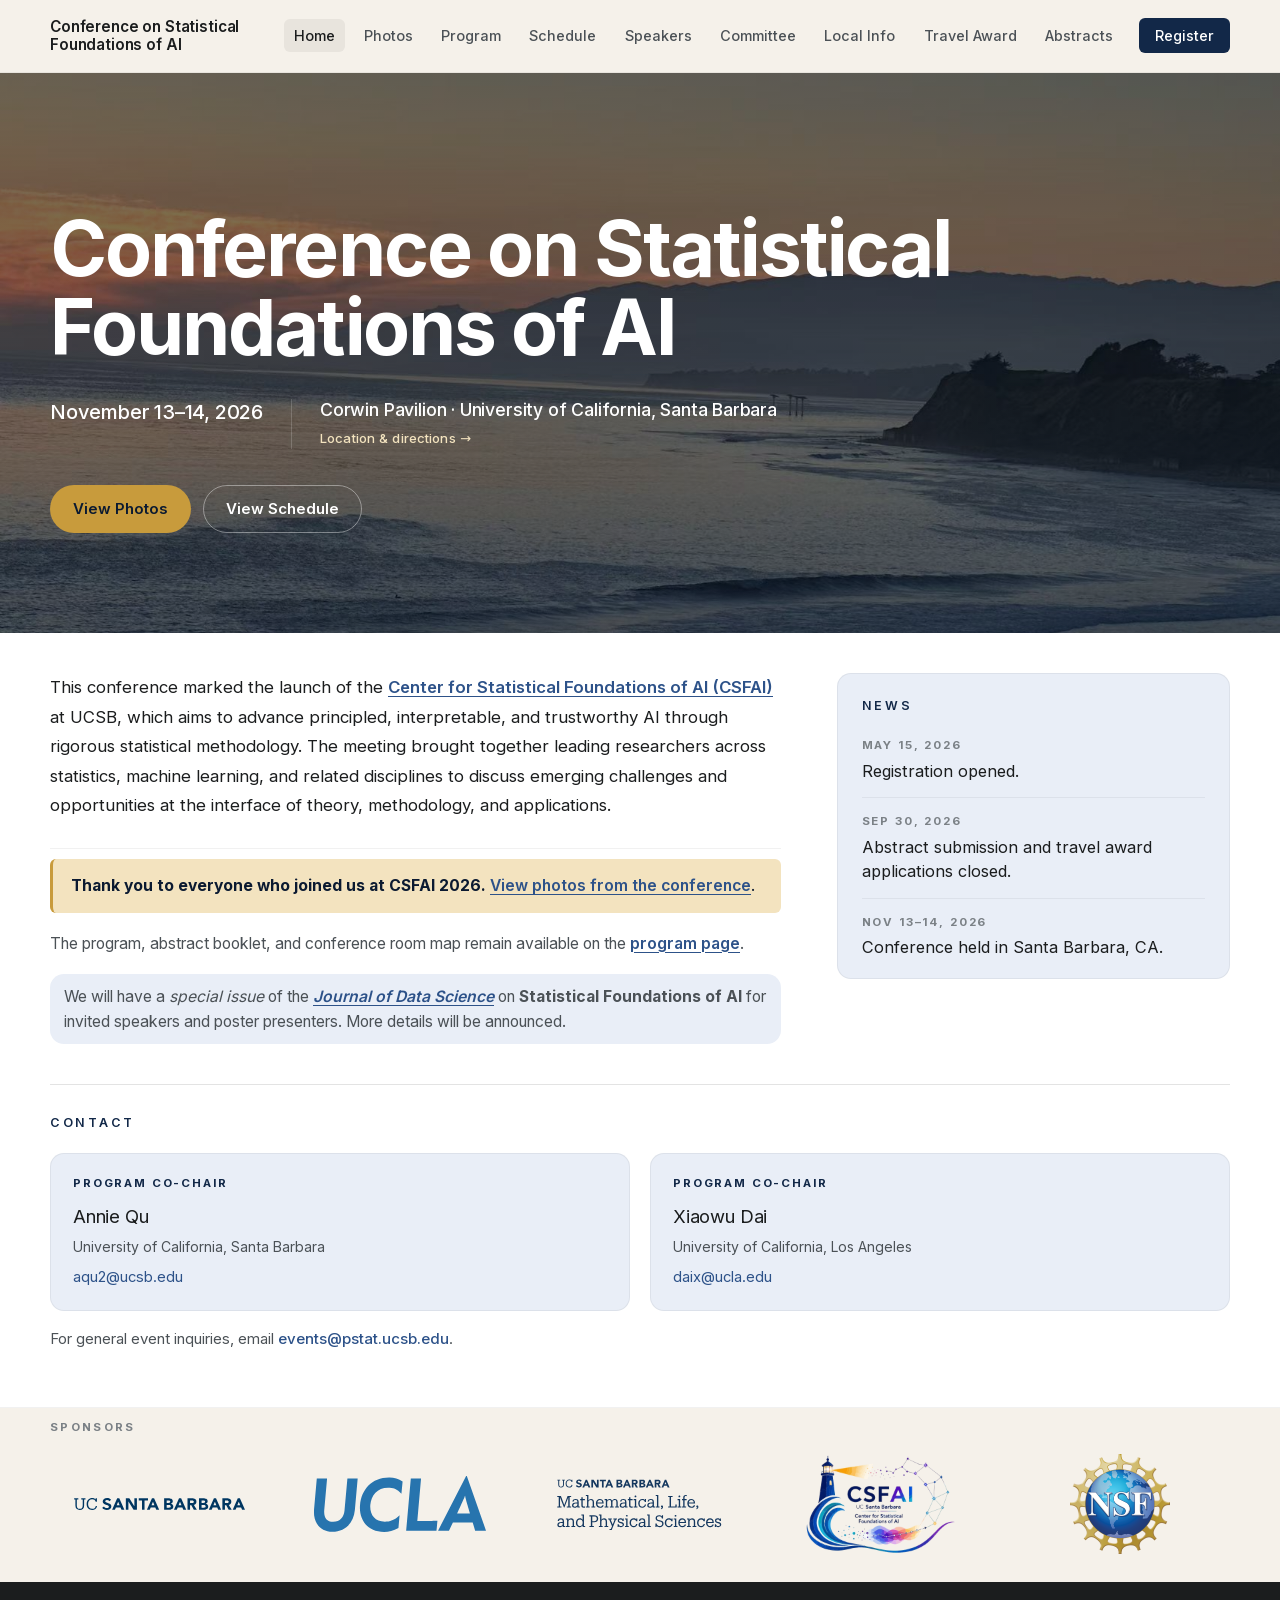
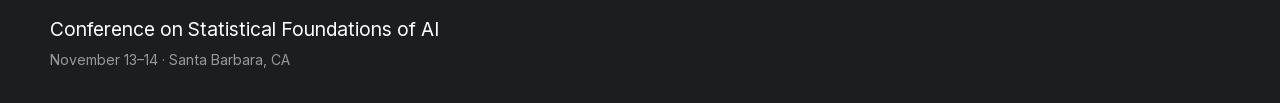
<file: index.html>
<!DOCTYPE html>
<html lang="en">
<head>
    <meta charset="UTF-8">
    <meta name="viewport" content="width=device-width, initial-scale=1.0">
    <title>Conference on Statistical Foundations of AI</title>
    <meta name="theme-color" content="#122848">

    <link rel="preload" href="fonts/inter-400-latin.woff2" as="font" type="font/woff2" crossorigin>
    <link rel="preload" href="fonts/inter-600-latin.woff2" as="font" type="font/woff2" crossorigin>

    <link rel="stylesheet" href="styles.css">
<script type="speculationrules">
{
  "prerender": [{
    "where": { "href_matches": "/*" },
    "eagerness": "moderate"
  }]
}
</script>
</head>
<body>

<nav class="site-nav" aria-label="Primary">
    <div class="nav-inner">
        <a class="nav-brand" href="index.html">
            <span class="brand-text">Conference on Statistical<br>Foundations of AI</span>
        </a>
        <button
            class="nav-toggle"
            id="nav-toggle"
            type="button"
            aria-expanded="false"
            aria-controls="nav-list"
            aria-label="Toggle navigation"
        >
            <span class="nav-toggle-bar"></span>
            <span class="nav-toggle-bar"></span>
            <span class="nav-toggle-bar"></span>
        </button>
        <ul class="nav-list" id="nav-list">
            <li><a class="is-active" aria-current="page" href="index.html">Home</a></li>
            <li><a href="photos.html">Photos</a></li>
            <li><a href="program.html">Program</a></li>
            <li><a href="schedule.html">Schedule</a></li>
            <li><a href="speakers.html">Speakers</a></li>
            <li><a href="committee.html">Committee</a></li>
            <li><a href="local-info.html">Local Info</a></li>
            <li><a href="travel-award.html">Travel Award</a></li>
            <li><a href="abstract-submission.html">Abstracts</a></li>
            <li><a class="nav-cta" href="registration.html">Register</a></li>
        </ul>
    </div>
</nav>

<header class="hero" id="top">
    <img class="hero-bg" src="background.jpg" alt="" aria-hidden="true">
    <div class="hero-inner">
        <h1 class="hero-title">Conference on Statistical Foundations of AI</h1>

        <div class="hero-meta">
            <div class="hero-meta-block hero-meta-dates">
                <span class="meta-primary">November 13&ndash;14, 2026</span>
            </div>
            <div class="hero-meta-divider" aria-hidden="true"></div>
            <div class="hero-meta-block">
                <span class="meta-primary">Corwin Pavilion &middot; University of California, Santa Barbara</span>
                <a class="meta-link" href="local-info.html">Location &amp; directions &rarr;</a>
            </div>
        </div>

        <div class="hero-cta">
            <a class="button button-primary" href="photos.html">View Photos</a>
            <a class="button button-ghost" href="schedule.html">View Schedule</a>
        </div>
    </div>
</header>

<section class="hero-about">
    <div class="hero-about-inner">
        <!--<h2 class="hero-about-title">[Label]</h2>-->
        <div class="about-grid">
            <div class="prose">
                <p class="prose-intro">
                    This conference marked the launch of the <a class="inline-link" href="https://csfai.ucsb.edu" target="_blank" rel="noopener">Center for Statistical Foundations of AI (CSFAI)</a> at UCSB, which aims to advance principled, interpretable, and trustworthy AI through rigorous statistical methodology. The meeting brought together leading researchers across statistics, machine learning, and related disciplines to discuss emerging challenges and opportunities at the interface of theory, methodology, and applications.
                </p>
                <div class="prose-registration">
                    <p class="spotlight">
                        <strong>Thank you to everyone who joined us at CSFAI 2026.</strong> <a class="inline-link" href="photos.html">View photos from the conference</a>.
                    </p>
                    <p>
                        The program, abstract booklet, and conference room map remain available on the <a class="inline-link" href="program.html">program page</a>.
                    </p>
                    <p class="notice-note">
                        We will have a <em>special issue</em> of the <a class="inline-link" href="https://jds-online.org/" target="_blank" rel="noopener"><em>Journal of Data Science</em></a> on <strong>Statistical Foundations of AI</strong> for invited speakers and poster presenters. More details will be announced.
                    </p>
                </div>
            </div>
            <div class="news-list" aria-label="News">
                <p class="news-kicker">News</p>
                <ul>
                    <li>
                        <time datetime="2026-05-15">May 15, 2026</time>
                        <p>Registration opened.</p>
                    </li>
                    <li>
                        <time datetime="2026-09-30">Sep 30, 2026</time>
                        <p>Abstract submission and travel award applications closed.</p>
                    </li>
                    <li>
                        <time datetime="2026-11-13">Nov 13&ndash;14, 2026</time>
                        <p>Conference held in Santa Barbara, CA.</p>
                    </li>
                </ul>
            </div>
        </div>

        <div class="contact-block">
            <p class="contact-kicker">Contact</p>
            <ul class="contact-list">
                <li>
                    <span class="contact-role">Program Co-Chair</span>
                    <span class="contact-person">Annie Qu</span>
                    <span class="contact-affil">University of California, Santa Barbara</span>
                    <a class="contact-email" href="mailto:aqu2@ucsb.edu">aqu2@ucsb.edu</a>
                </li>
                <li>
                    <span class="contact-role">Program Co-Chair</span>
                    <span class="contact-person">Xiaowu Dai</span>
                    <span class="contact-affil">University of California, Los Angeles</span>
                    <a class="contact-email" href="mailto:daix@ucla.edu">daix@ucla.edu</a>
                </li>
            </ul>
            <p class="contact-note">
                For general event inquiries, email <a href="mailto:events@pstat.ucsb.edu">events@pstat.ucsb.edu</a>.
            </p>
        </div>
    </div>
</section>

<footer class="site-footer">
    <section class="footer-logos" aria-label="Sponsors">
        <div class="footer-inner">
            <p class="footer-logos-label">Sponsors</p>
            <ul class="logo-list">
                <li class="logo-slot"><img src="logos/ucsb.svg" alt="UC Santa Barbara"></li>
                <li class="logo-slot"><img src="logos/ucla.svg" alt="UC Los Angeles"></li>
                <li class="logo-slot"><img src="logos/MLPS.svg" alt="Division of Mathematical, Life, and Physical Sciences, UC Santa Barbara"></li>
                <li class="logo-slot logo-slot-lg">
                    <picture>
                        <source srcset="logos/csfai.webp" type="image/webp">
                        <img src="logos/csfai.png" alt="Center for Statistical Foundations of AI">
                    </picture>
                </li>
                <li class="logo-slot logo-slot-lg"><img src="logos/nsf.png" alt="National Science Foundation"></li>
            </ul>
        </div>
    </section>
    <div class="footer-bottom">
        <div class="footer-inner">
            <div>
                <p class="footer-title">Conference on Statistical Foundations of AI</p>
                <p class="footer-meta">November 13&ndash;14 &middot; Santa Barbara, CA</p>
            </div>
        </div>
    </div>
</footer>

<script src="navigation.js" defer></script>
</body>
</html>
</file>
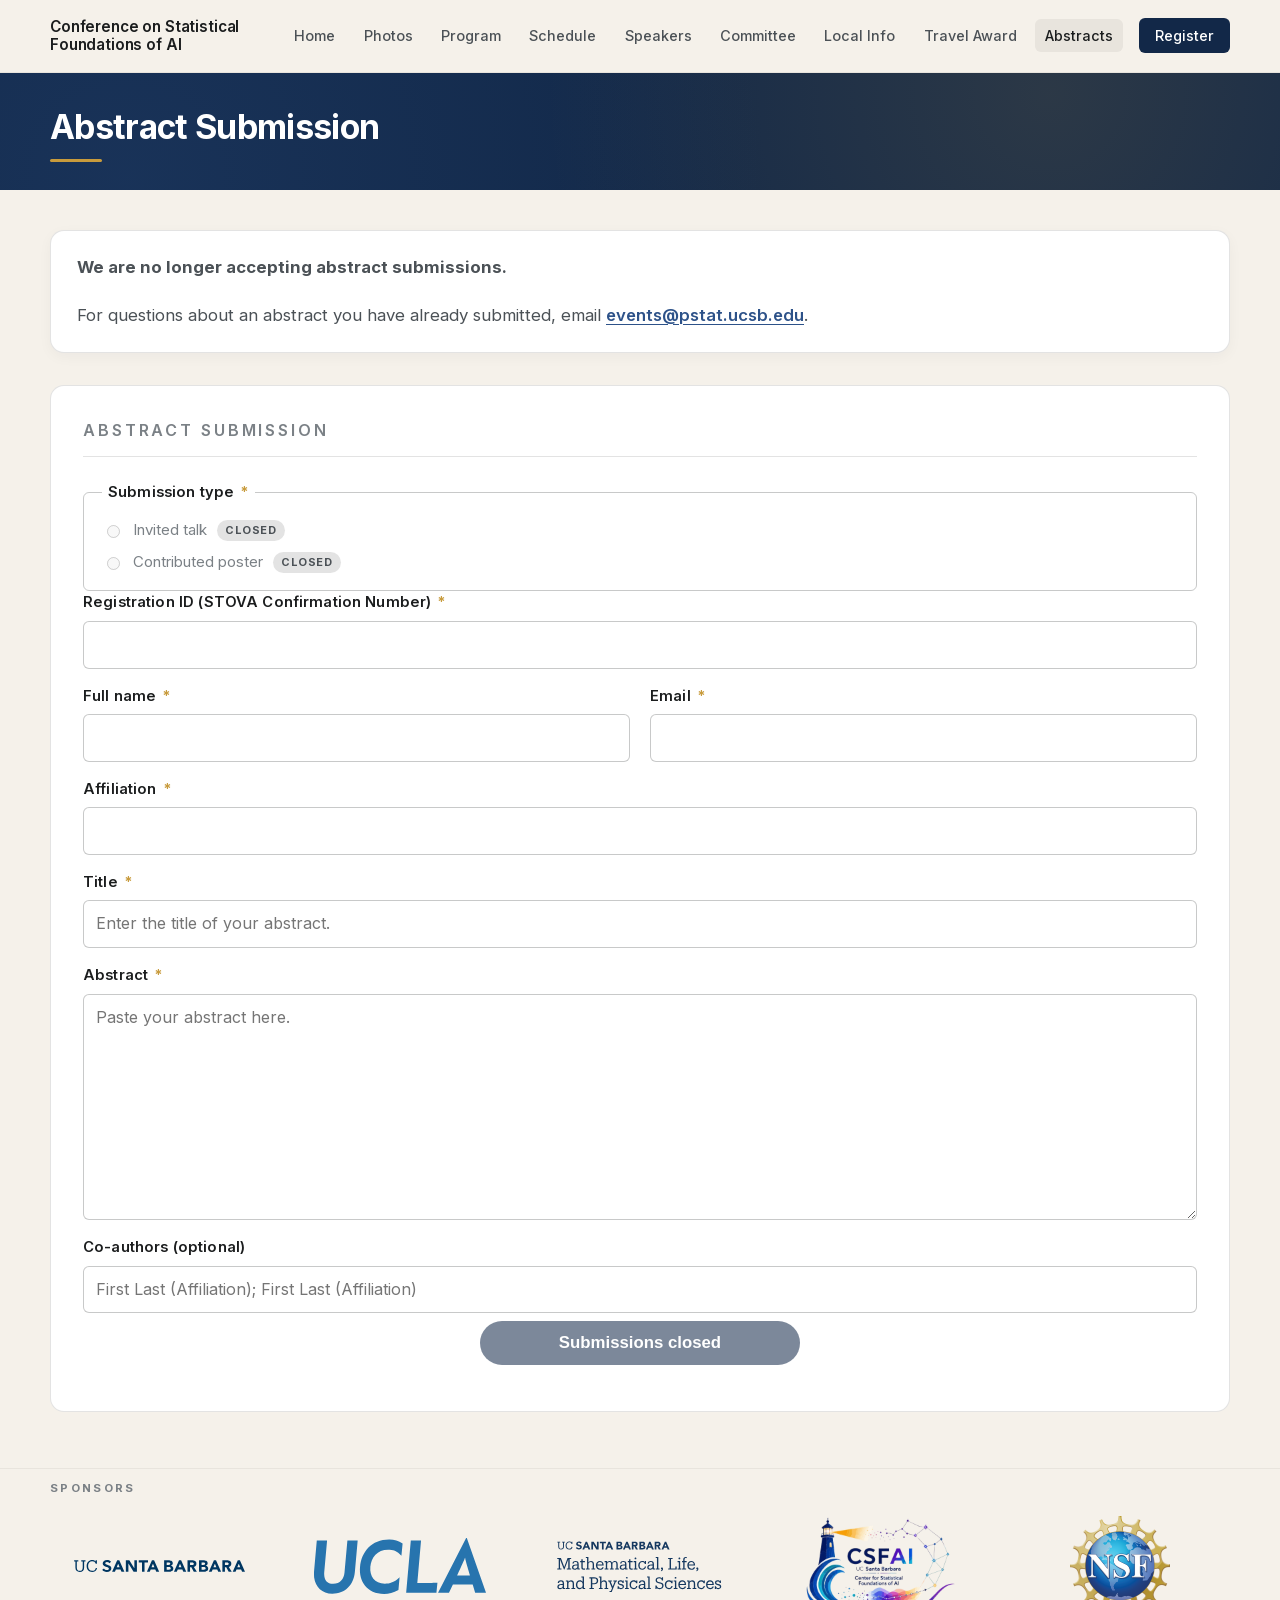
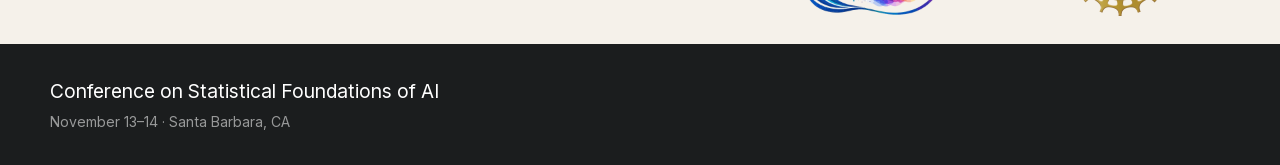
<file: abstract-submission.html>
<!DOCTYPE html>
<html lang="en">
<head>
    <meta charset="UTF-8">
    <meta name="viewport" content="width=device-width, initial-scale=1.0">
    <title>Abstract Submission &mdash; Conference on Statistical Foundations of AI</title>
    <meta name="theme-color" content="#122848">

    <link rel="preload" href="fonts/inter-400-latin.woff2" as="font" type="font/woff2" crossorigin>
    <link rel="preload" href="fonts/inter-600-latin.woff2" as="font" type="font/woff2" crossorigin>

    <link rel="stylesheet" href="styles.css">
<script type="speculationrules">
{
  "prerender": [{
    "where": { "href_matches": "/*" },
    "eagerness": "moderate"
  }]
}
</script>
</head>
<body>

<nav class="site-nav" aria-label="Primary">
    <div class="nav-inner">
        <a class="nav-brand" href="index.html">
            <span class="brand-text">Conference on Statistical<br>Foundations of AI</span>
        </a>
        <button
            class="nav-toggle"
            id="nav-toggle"
            type="button"
            aria-expanded="false"
            aria-controls="nav-list"
            aria-label="Toggle navigation"
        >
            <span class="nav-toggle-bar"></span>
            <span class="nav-toggle-bar"></span>
            <span class="nav-toggle-bar"></span>
        </button>
        <ul class="nav-list" id="nav-list">
            <li><a href="index.html">Home</a></li>
            <li><a href="photos.html">Photos</a></li>
            <li><a href="program.html">Program</a></li>
            <li><a href="schedule.html">Schedule</a></li>
            <li><a href="speakers.html">Speakers</a></li>
            <li><a href="committee.html">Committee</a></li>
            <li><a href="local-info.html">Local Info</a></li>
            <li><a href="travel-award.html">Travel Award</a></li>
            <li><a class="is-active" aria-current="page" href="abstract-submission.html">Abstracts</a></li>
            <li><a class="nav-cta" href="registration.html">Register</a></li>
        </ul>
    </div>
</nav>

<header class="page-header">
    <div class="page-header-inner">
        <h1 class="page-title">Abstract Submission</h1>
    </div>
</header>

<main id="main-content">

    <section class="section">
        <div class="section-wrap">
            <div class="prose">
                <div class="info-card">
                    <p>
                        <strong>We are no longer accepting abstract submissions.</strong>
                    </p>
                    <p>
                        For questions about an abstract you have already submitted, email <a class="inline-link" href="mailto:events@pstat.ucsb.edu">events@pstat.ucsb.edu</a>.
                    </p>
                </div>
            </div>

            <div class="abstract-form-card">
                <h3 class="subheading" style="margin-top: 0;">Abstract submission</h3>
                <form id="abstract-submission-form" class="register-form" novalidate>
                    <!-- Disabled as a group: one disabled fieldset switches off every
                         control inside it, so a closed form cannot be submitted. -->
                    <fieldset class="form-disabled" disabled>
                        <fieldset class="form-checks">
                            <legend>Submission type <em>*</em></legend>
                            <label class="is-closed"><input type="radio" name="type" value="invited"> Invited talk <span class="form-closed-flag">Closed</span></label>
                            <label class="is-closed"><input type="radio" name="type" value="poster"> Contributed poster <span class="form-closed-flag">Closed</span></label>
                        </fieldset>

                        <div class="form-grid">
                            <label class="form-field form-field-wide">
                                <span>Registration ID (STOVA Confirmation Number) <em>*</em></span>
                                <input type="text" name="registrationId" required>
                            </label>
                            <label class="form-field">
                                <span>Full name <em>*</em></span>
                                <input type="text" name="name" required>
                            </label>
                            <label class="form-field">
                                <span>Email <em>*</em></span>
                                <input type="email" name="email" required>
                            </label>
                            <label class="form-field form-field-wide">
                                <span>Affiliation <em>*</em></span>
                                <input type="text" name="affiliation" required>
                            </label>
                            <label class="form-field form-field-wide">
                                <span>Title <em>*</em></span>
                                <input type="text" name="title" required placeholder="Enter the title of your abstract.">
                            </label>
                            <label class="form-field form-field-wide">
                                <span>Abstract <em>*</em></span>
                                <textarea name="abstract" rows="8" required placeholder="Paste your abstract here."></textarea>
                            </label>
                            <label class="form-field form-field-wide">
                                <span>Co-authors (optional)</span>
                                <input type="text" name="coauthors" placeholder="First Last (Affiliation); First Last (Affiliation)">
                            </label>
                        </div>

                        <div class="poster-fields" id="poster-fields" hidden>
                            <div>
                                <h4 class="poster-fields-title">Travel award information</h4>
                                <p class="form-hint" style="margin-top: 4px;">
                                    Used to consider you for NSF-supported travel funding. See the <a class="inline-link" href="travel-award.html">travel award page</a> for eligibility and details.
                                </p>
                            </div>

                            <div class="form-grid">
                                <label class="form-field">
                                    <span>Status <em>*</em></span>
                                    <select name="status" id="travel-status" data-poster-required>
                                        <option value="">Select&hellip;</option>
                                        <option value="Graduate student">Graduate student</option>
                                        <option value="Within five years of graduation">Within five years of graduation</option>
                                        <option value="Not applying for travel support">Not applying for travel support</option>
                                    </select>
                                </label>
                                <label class="form-field" data-travel-eligible>
                                    <span>Year of study or graduation <em>*</em></span>
                                    <input type="text" name="statusYear" data-eligible-required placeholder="e.g., 3rd-year PhD, or graduated 2024">
                                </label>
                            </div>

                            <fieldset class="form-checks" data-travel-eligible>
                                <legend>Traveling from <em>*</em></legend>
                                <label><input type="radio" name="travelOrigin" value="Outside California" data-eligible-required> Outside California</label>
                                <label><input type="radio" name="travelOrigin" value="Within California" data-eligible-required> Within California</label>
                            </fieldset>
                        </div>

                        <div class="form-actions">
                            <button type="submit" class="button button-primary button-wide">Submissions closed</button>
                            <p class="form-status" id="abstract-status" role="status" aria-live="polite"></p>
                        </div>
                    </fieldset>
                </form>
            </div>
        </div>
    </section>
</main>

<footer class="site-footer">
    <section class="footer-logos" aria-label="Sponsors">
        <div class="footer-inner">
            <p class="footer-logos-label">Sponsors</p>
            <ul class="logo-list">
                <li class="logo-slot"><img src="logos/ucsb.svg" alt="UC Santa Barbara"></li>
                <li class="logo-slot"><img src="logos/ucla.svg" alt="UC Los Angeles"></li>
                <li class="logo-slot"><img src="logos/MLPS.svg" alt="Division of Mathematical, Life, and Physical Sciences, UC Santa Barbara"></li>
                <li class="logo-slot logo-slot-lg">
                    <picture>
                        <source srcset="logos/csfai.webp" type="image/webp">
                        <img src="logos/csfai.png" alt="Center for Statistical Foundations of AI">
                    </picture>
                </li>
                <li class="logo-slot logo-slot-lg"><img src="logos/nsf.png" alt="National Science Foundation"></li>
            </ul>
        </div>
    </section>
    <div class="footer-bottom">
        <div class="footer-inner">
            <div>
                <p class="footer-title">Conference on Statistical Foundations of AI</p>
                <p class="footer-meta">November 13&ndash;14 &middot; Santa Barbara, CA</p>
            </div>
        </div>
    </div>
</footer>

<script src="navigation.js" defer></script>
<script>
    /*
     * Abstract submission form -> Google Sheet (via Apps Script)
     * ----------------------------------------------------------
     * The server-side script lives in this repo at:
     *
     *     apps-script/abstract-submission.gs
     *
     * Paste that file into the Sheet's Apps Script editor
     * (Extensions > Apps Script), then Deploy > New deployment > Web app
     * (Execute as: Me, Access: Anyone) and put the resulting URL in
     * ABSTRACT_ENDPOINT below.
     *
     * NOTE: after editing the .gs file you must redeploy a NEW VERSION
     * (Deploy > Manage deployments > edit > Version: New version).
     * Saving in the editor alone does not update the live web app.
     */
    const ABSTRACT_ENDPOINT = "https://script.google.com/macros/s/AKfycbzqFxb3P7fbIsyHDAUvXj8Yokn-BtDFpY8O5CJnpgvr0KkDSqjxq_eiL2LRSlwqjnwD/exec";

    const abstractForm = document.getElementById("abstract-submission-form");
    const abstractStatus = document.getElementById("abstract-status");

    /*
     * Contributed-poster submissions also collect travel-award details.
     * Two nested conditions:
     *   1. The whole block shows only for contributed posters.
     *   2. Year + travel origin show only if the applicant is claiming
     *      eligibility (i.e. has not chosen "Not applying for travel support").
     * `required` is toggled with visibility so hidden fields never block
     * validation, and hidden values are cleared so stale input is not sent.
     */
    const NOT_APPLYING = "Not applying for travel support";

    const posterFields = document.getElementById("poster-fields");
    const statusSelect = document.getElementById("travel-status");
    const posterRequired = posterFields.querySelectorAll("[data-poster-required]");
    const eligibleGroups = posterFields.querySelectorAll("[data-travel-eligible]");
    const eligibleRequired = posterFields.querySelectorAll("[data-eligible-required]");

    function clearField(field) {
        if (field.type === "radio" || field.type === "checkbox") {
            field.checked = false;
        } else {
            field.value = "";
        }
    }

    function syncPosterFields() {
        const isPoster = abstractForm.querySelector('input[name="type"]:checked')?.value === "poster";
        const isEligible = isPoster && statusSelect.value !== "" && statusSelect.value !== NOT_APPLYING;

        posterFields.hidden = !isPoster;
        posterRequired.forEach((field) => {
            field.required = isPoster;
            if (!isPoster) clearField(field);
        });

        eligibleGroups.forEach((group) => {
            group.hidden = !isEligible;
        });
        eligibleRequired.forEach((field) => {
            field.required = isEligible;
            if (!isEligible) clearField(field);
        });
    }

    abstractForm.querySelectorAll('input[name="type"]').forEach((radio) => {
        radio.addEventListener("change", syncPosterFields);
    });
    statusSelect.addEventListener("change", syncPosterFields);

    syncPosterFields();

    const EMAIL_RE = /^[^\s@]+@[^\s@]+\.[^\s@]+$/;

    function validateAbstractForm() {
        const name = abstractForm.elements.name;
        const email = abstractForm.elements.email;

        name.setCustomValidity("");
        email.setCustomValidity("");

        if (!name.value.trim()) {
            name.setCustomValidity("Please enter your full name.");
        }
        const emailValue = email.value.trim();
        if (!emailValue) {
            email.setCustomValidity("Please enter your email address.");
        } else if (!EMAIL_RE.test(emailValue)) {
            email.setCustomValidity("Please enter a valid email address.");
        }

        if (!abstractForm.checkValidity()) {
            abstractForm.reportValidity();
            return false;
        }
        return true;
    }

    abstractForm.addEventListener("submit", async (event) => {
        event.preventDefault();

        if (!validateAbstractForm()) {
            abstractStatus.className = "form-status is-error";
            abstractStatus.textContent = "Please fix the highlighted field(s) and try again.";
            return;
        }

        const submitBtn = abstractForm.querySelector("button[type=submit]");
        abstractStatus.className = "form-status";
        abstractStatus.textContent = "Sending…";
        submitBtn.disabled = true;

        const data = Object.fromEntries(new FormData(abstractForm).entries());
        ["status", "statusYear", "travelOrigin"].forEach((key) => {
            if (!(key in data)) data[key] = "";
        });
        data.submittedAt = new Date().toISOString();

        if (!ABSTRACT_ENDPOINT) {
            abstractStatus.className = "form-status is-error";
            abstractStatus.textContent = "Submission endpoint not configured yet.";
            submitBtn.disabled = false;
            return;
        }

        try {
            await fetch(ABSTRACT_ENDPOINT, {
                method: "POST",
                mode: "no-cors",
                headers: { "Content-Type": "text/plain;charset=utf-8" },
                body: JSON.stringify(data),
            });
            abstractStatus.className = "form-status is-success";
            abstractStatus.textContent = "Your submission was saved. To make changes, submit again using the same Registration ID.";
            abstractForm.reset();
        } catch (err) {
            abstractStatus.className = "form-status is-error";
            abstractStatus.textContent = "Something went wrong. Please try again, or email events@pstat.ucsb.edu.";
        } finally {
            submitBtn.disabled = false;
        }
    });
</script>
</body>
</html>
</file>
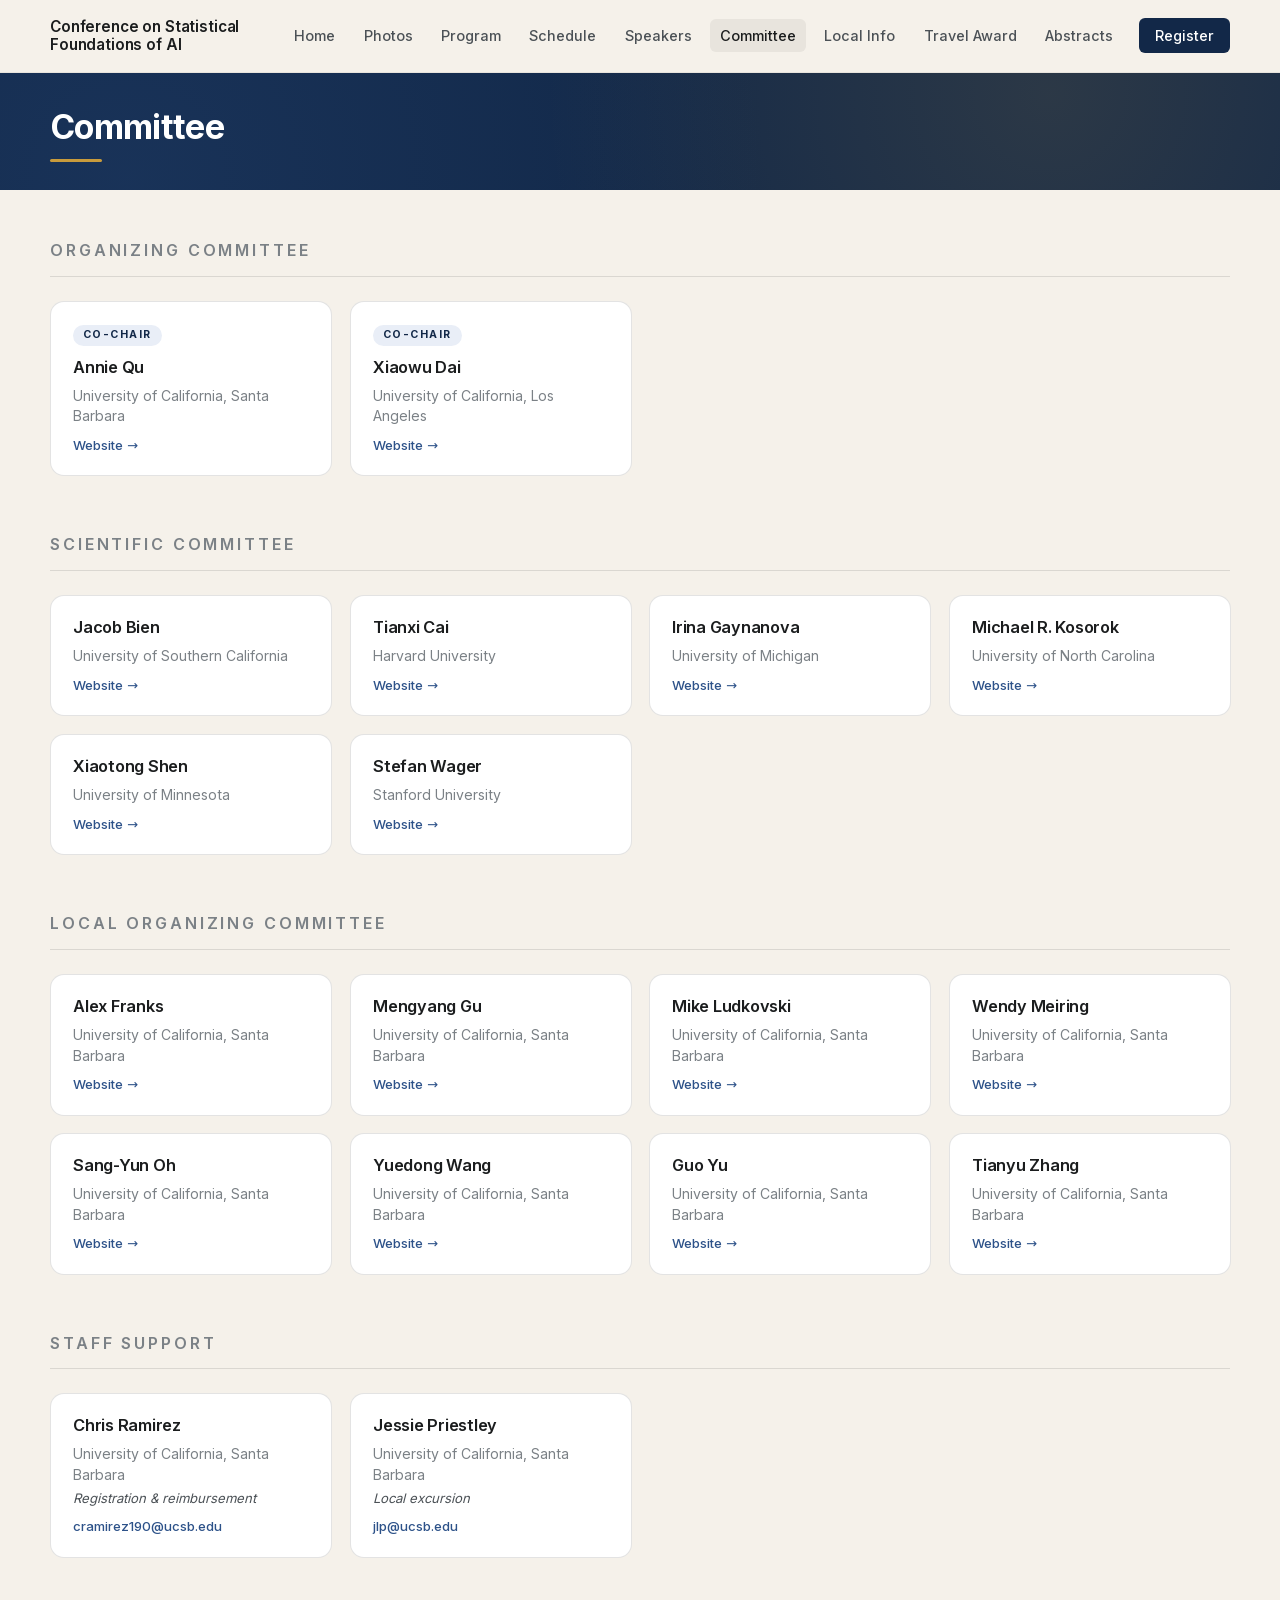
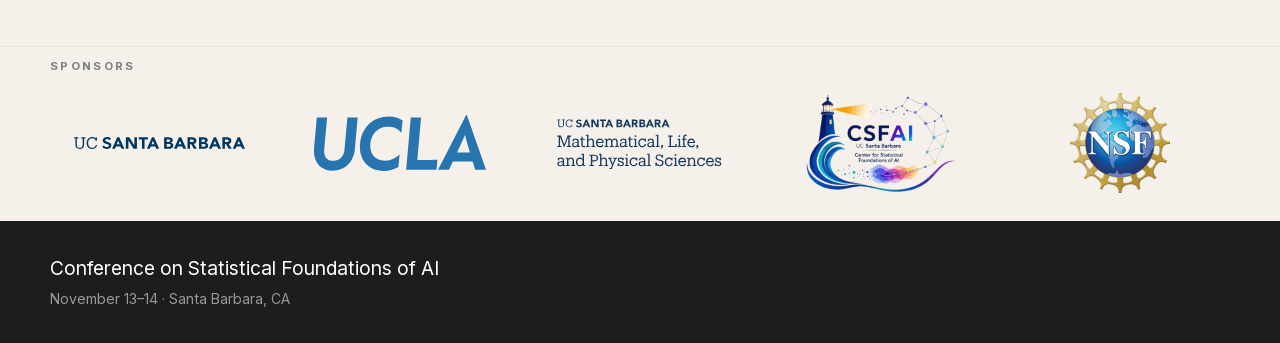
<file: committee.html>
<!DOCTYPE html>
<html lang="en">
<head>
    <meta charset="UTF-8">
    <meta name="viewport" content="width=device-width, initial-scale=1.0">
    <title>Committee &mdash; Conference on Statistical Foundations of AI</title>
    <meta name="theme-color" content="#122848">

    <link rel="preload" href="fonts/inter-400-latin.woff2" as="font" type="font/woff2" crossorigin>
    <link rel="preload" href="fonts/inter-600-latin.woff2" as="font" type="font/woff2" crossorigin>

    <link rel="stylesheet" href="styles.css">
<script type="speculationrules">
{
  "prerender": [{
    "where": { "href_matches": "/*" },
    "eagerness": "moderate"
  }]
}
</script>
</head>
<body>

<nav class="site-nav" aria-label="Primary">
    <div class="nav-inner">
        <a class="nav-brand" href="index.html">
            <span class="brand-text">Conference on Statistical<br>Foundations of AI</span>
        </a>
        <button
            class="nav-toggle"
            id="nav-toggle"
            type="button"
            aria-expanded="false"
            aria-controls="nav-list"
            aria-label="Toggle navigation"
        >
            <span class="nav-toggle-bar"></span>
            <span class="nav-toggle-bar"></span>
            <span class="nav-toggle-bar"></span>
        </button>
        <ul class="nav-list" id="nav-list">
            <li><a href="index.html">Home</a></li>
            <li><a href="photos.html">Photos</a></li>
            <li><a href="program.html">Program</a></li>
            <li><a href="schedule.html">Schedule</a></li>
            <li><a href="speakers.html">Speakers</a></li>
            <li><a class="is-active" aria-current="page" href="committee.html">Committee</a></li>
            <li><a href="local-info.html">Local Info</a></li>
            <li><a href="travel-award.html">Travel Award</a></li>
            <li><a href="abstract-submission.html">Abstracts</a></li>
            <li><a class="nav-cta" href="registration.html">Register</a></li>
        </ul>
    </div>
</nav>

<header class="page-header">
    <div class="page-header-inner">
        <h1 class="page-title">Committee</h1>
    </div>
</header>

<main id="main-content">

    <section class="section">
        <div class="section-wrap">
            <h3 class="subheading">Organizing Committee</h3>
            <div class="committee-grid">
                <div class="committee-member">
                    <span class="committee-role-tag">Co-Chair</span>
                    <h4>Annie Qu</h4>
                    <p>University of California, Santa Barbara</p>
                    <a class="committee-link" href="https://qu.pstat.ucsb.edu/people/annie-qu" target="_blank" rel="noopener">Website &rarr;</a>
                </div>
                <div class="committee-member">
                    <span class="committee-role-tag">Co-Chair</span>
                    <h4>Xiaowu Dai</h4>
                    <p>University of California, Los Angeles</p>
                    <a class="committee-link" href="https://www.xiaowudai.org/" target="_blank" rel="noopener">Website &rarr;</a>
                </div>
            </div>

            <h3 class="subheading">Scientific Committee</h3>
            <div class="committee-grid">
                <div class="committee-member">
                    <h4>Jacob Bien</h4>
                    <p>University of Southern California</p>
                    <a class="committee-link" href="https://faculty.marshall.usc.edu/jacob-bien/" target="_blank" rel="noopener">Website &rarr;</a>
                </div>
                <div class="committee-member">
                    <h4>Tianxi Cai</h4>
                    <p>Harvard University</p>
                    <a class="committee-link" href="https://dbmi.hms.harvard.edu/people/tianxi-cai" target="_blank" rel="noopener">Website &rarr;</a>
                </div>
                <div class="committee-member">
                    <h4>Irina Gaynanova</h4>
                    <p>University of Michigan</p>
                    <a class="committee-link" href="https://irinagain.github.io/" target="_blank" rel="noopener">Website &rarr;</a>
                </div>
                <div class="committee-member">
                    <h4>Michael R. Kosorok</h4>
                    <p>University of North Carolina</p>
                    <a class="committee-link" href="https://sph.unc.edu/adv_profile/michael-r-kosorok-phd/" target="_blank" rel="noopener">Website &rarr;</a>
                </div>
                <div class="committee-member">
                    <h4>Xiaotong Shen</h4>
                    <p>University of Minnesota</p>
                    <a class="committee-link" href="http://users.stat.umn.edu/~xshen/" target="_blank" rel="noopener">Website &rarr;</a>
                </div>
                <div class="committee-member">
                    <h4>Stefan Wager</h4>
                    <p>Stanford University</p>
                    <a class="committee-link" href="https://web.stanford.edu/~swager/" target="_blank" rel="noopener">Website &rarr;</a>
                </div>
            </div>

            <h3 class="subheading">Local Organizing Committee</h3>
            <div class="committee-grid">
                <div class="committee-member">
                    <h4>Alex Franks</h4>
                    <p>University of California, Santa Barbara</p>
                    <a class="committee-link" href="https://www.afranks.com/" target="_blank" rel="noopener">Website &rarr;</a>
                </div>
                <div class="committee-member">
                    <h4>Mengyang Gu</h4>
                    <p>University of California, Santa Barbara</p>
                    <a class="committee-link" href="https://sites.google.com/site/michaelmengyanggu" target="_blank" rel="noopener">Website &rarr;</a>
                </div>
                <div class="committee-member">
                    <h4>Mike Ludkovski</h4>
                    <p>University of California, Santa Barbara</p>
                    <a class="committee-link" href="https://ludkovski.pstat.ucsb.edu/" target="_blank" rel="noopener">Website &rarr;</a>
                </div>
                <div class="committee-member">
                    <h4>Wendy Meiring</h4>
                    <p>University of California, Santa Barbara</p>
                    <a class="committee-link" href="https://www.pstat.ucsb.edu/people/faculty/wendy-meiring" target="_blank" rel="noopener">Website &rarr;</a>
                </div>
                <div class="committee-member">
                    <h4>Sang-Yun Oh</h4>
                    <p>University of California, Santa Barbara</p>
                    <a class="committee-link" href="https://syoh.org/" target="_blank" rel="noopener">Website &rarr;</a>
                </div>
                <div class="committee-member">
                    <h4>Yuedong Wang</h4>
                    <p>University of California, Santa Barbara</p>
                    <a class="committee-link" href="https://yuedong.faculty.pstat.ucsb.edu/" target="_blank" rel="noopener">Website &rarr;</a>
                </div>
                <div class="committee-member">
                    <h4>Guo Yu</h4>
                    <p>University of California, Santa Barbara</p>
                    <a class="committee-link" href="https://hugogogo.github.io/" target="_blank" rel="noopener">Website &rarr;</a>
                </div>
                <div class="committee-member">
                    <h4>Tianyu Zhang</h4>
                    <p>University of California, Santa Barbara</p>
                    <a class="committee-link" href="https://terrytianyuzhang.github.io/" target="_blank" rel="noopener">Website &rarr;</a>
                </div>


               <!-- <div class="committee-member">
                    <h4>Wendy Meiring</h4>
                    <p>University of California, Santa Barbara</p>
                    <a class="committee-link" href="https://meiring.faculty.pstat.ucsb.edu/" target="_blank" rel="noopener">Website &rarr;</a>
                </div>-->
            </div>

            <h3 class="subheading">Staff Support</h3>
            <div class="committee-grid">
                <div class="committee-member">
                    <h4>Chris Ramirez</h4>
                    <p>University of California, Santa Barbara</p>
                    <p class="committee-role-note">Registration &amp; reimbursement</p>
                    <a class="committee-link" href="mailto:cramirez190@ucsb.edu">cramirez190@ucsb.edu</a>
                </div>
                <div class="committee-member">
                    <h4>Jessie Priestley</h4>
                    <p>University of California, Santa Barbara</p>
                    <p class="committee-role-note">Local excursion</p>
                    <a class="committee-link" href="mailto:jlp@ucsb.edu">jlp@ucsb.edu</a>
                </div>
            </div>
        </div>
    </section>
</main>

<footer class="site-footer">
    <section class="footer-logos" aria-label="Sponsors">
        <div class="footer-inner">
            <p class="footer-logos-label">Sponsors</p>
            <ul class="logo-list">
                <li class="logo-slot"><img src="logos/ucsb.svg" alt="UC Santa Barbara"></li>
                <li class="logo-slot"><img src="logos/ucla.svg" alt="UC Los Angeles"></li>
                <li class="logo-slot"><img src="logos/MLPS.svg" alt="Division of Mathematical, Life, and Physical Sciences, UC Santa Barbara"></li>
                <li class="logo-slot logo-slot-lg">
                    <picture>
                        <source srcset="logos/csfai.webp" type="image/webp">
                        <img src="logos/csfai.png" alt="Center for Statistical Foundations of AI">
                    </picture>
                </li>
                <li class="logo-slot logo-slot-lg"><img src="logos/nsf.png" alt="National Science Foundation"></li>
            </ul>
        </div>
    </section>
    <div class="footer-bottom">
        <div class="footer-inner">
            <div>
                <p class="footer-title">Conference on Statistical Foundations of AI</p>
                <p class="footer-meta">November 13&ndash;14 &middot; Santa Barbara, CA</p>
            </div>
        </div>
    </div>
</footer>

<script src="navigation.js" defer></script>
</body>
</html>
</file>
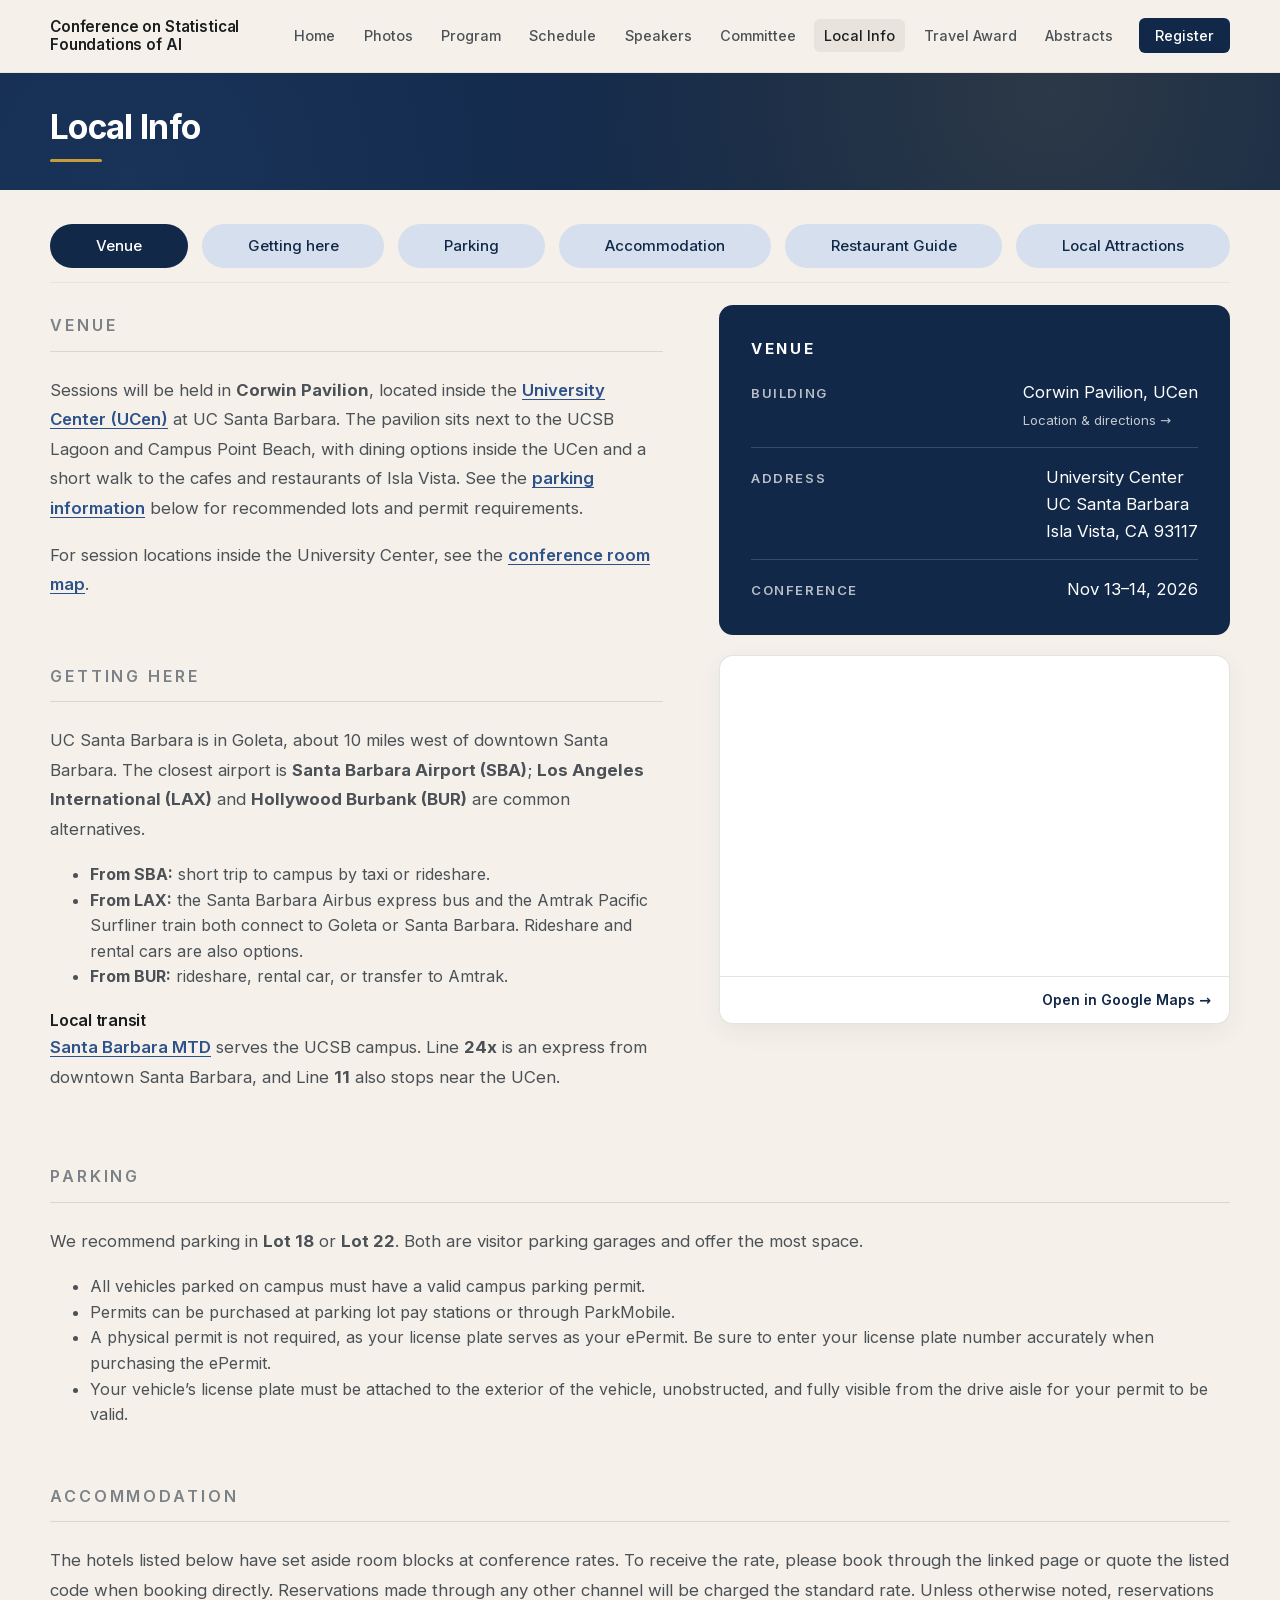
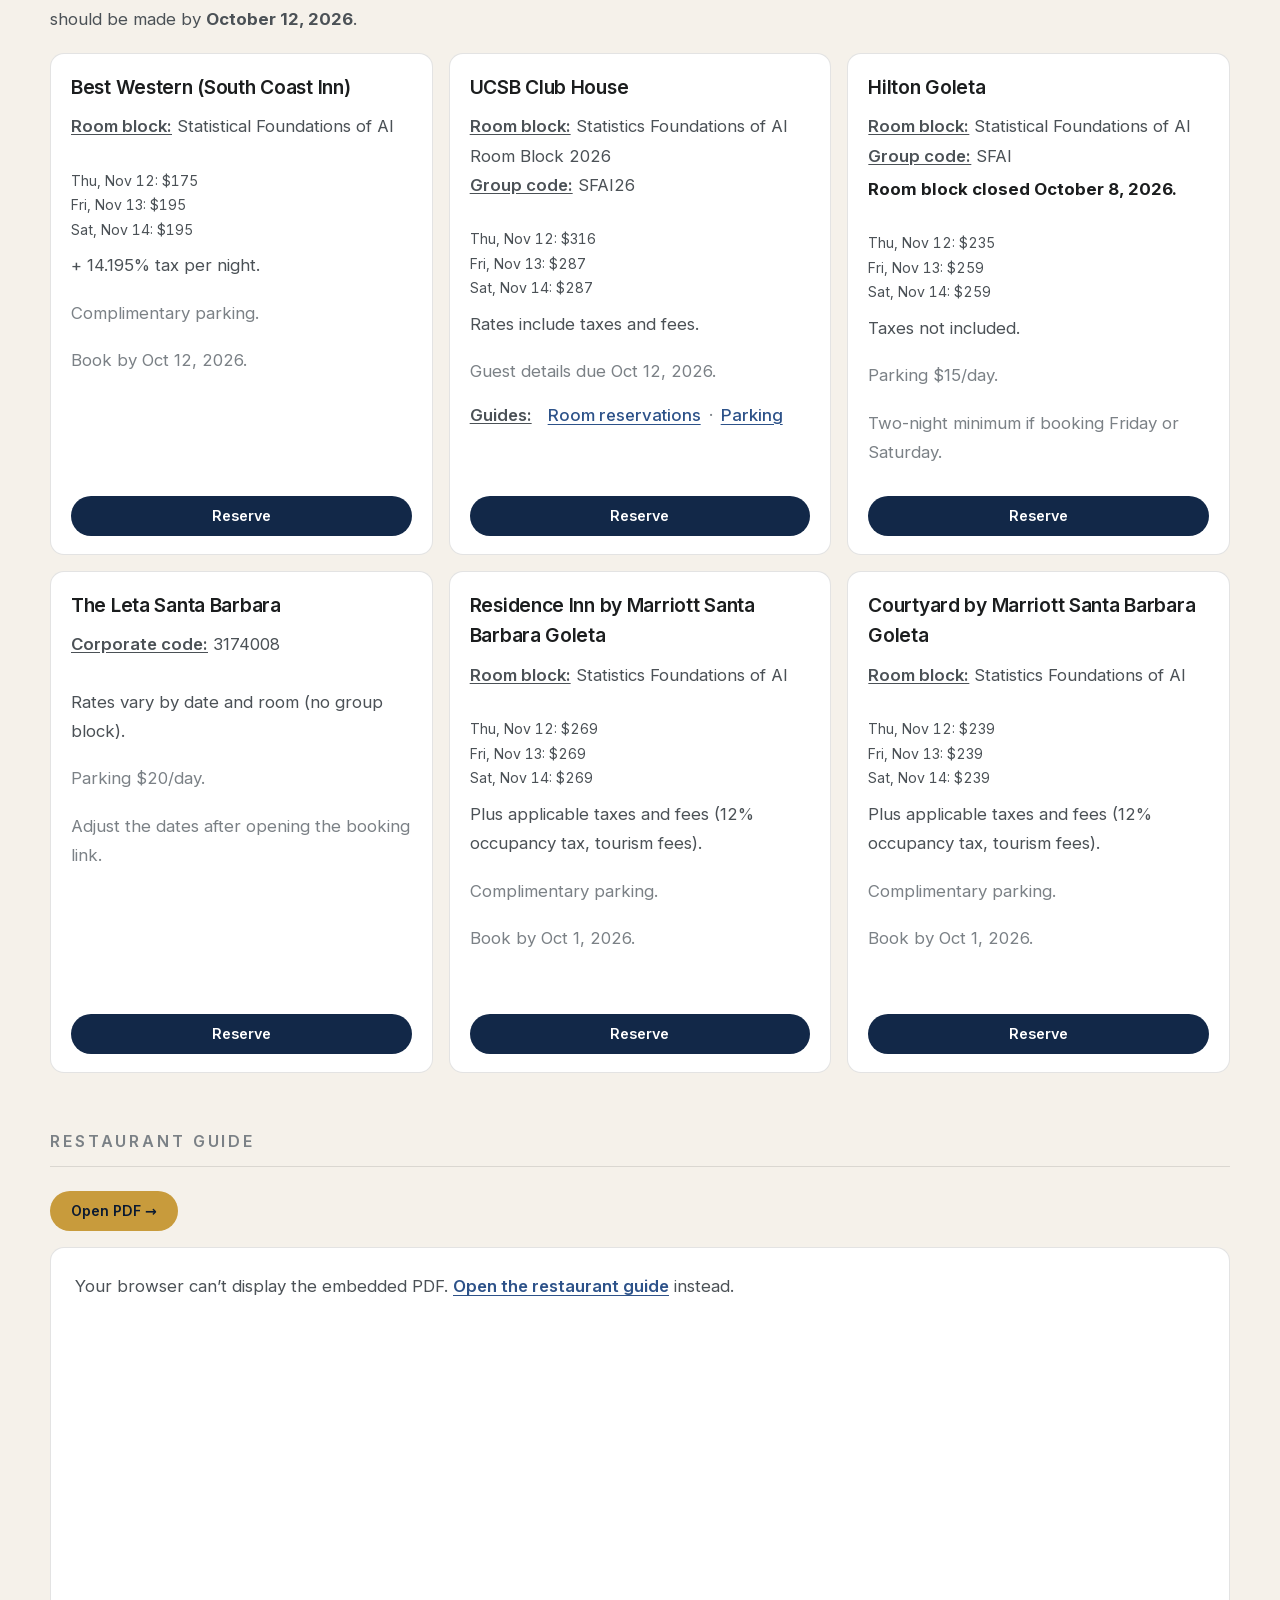
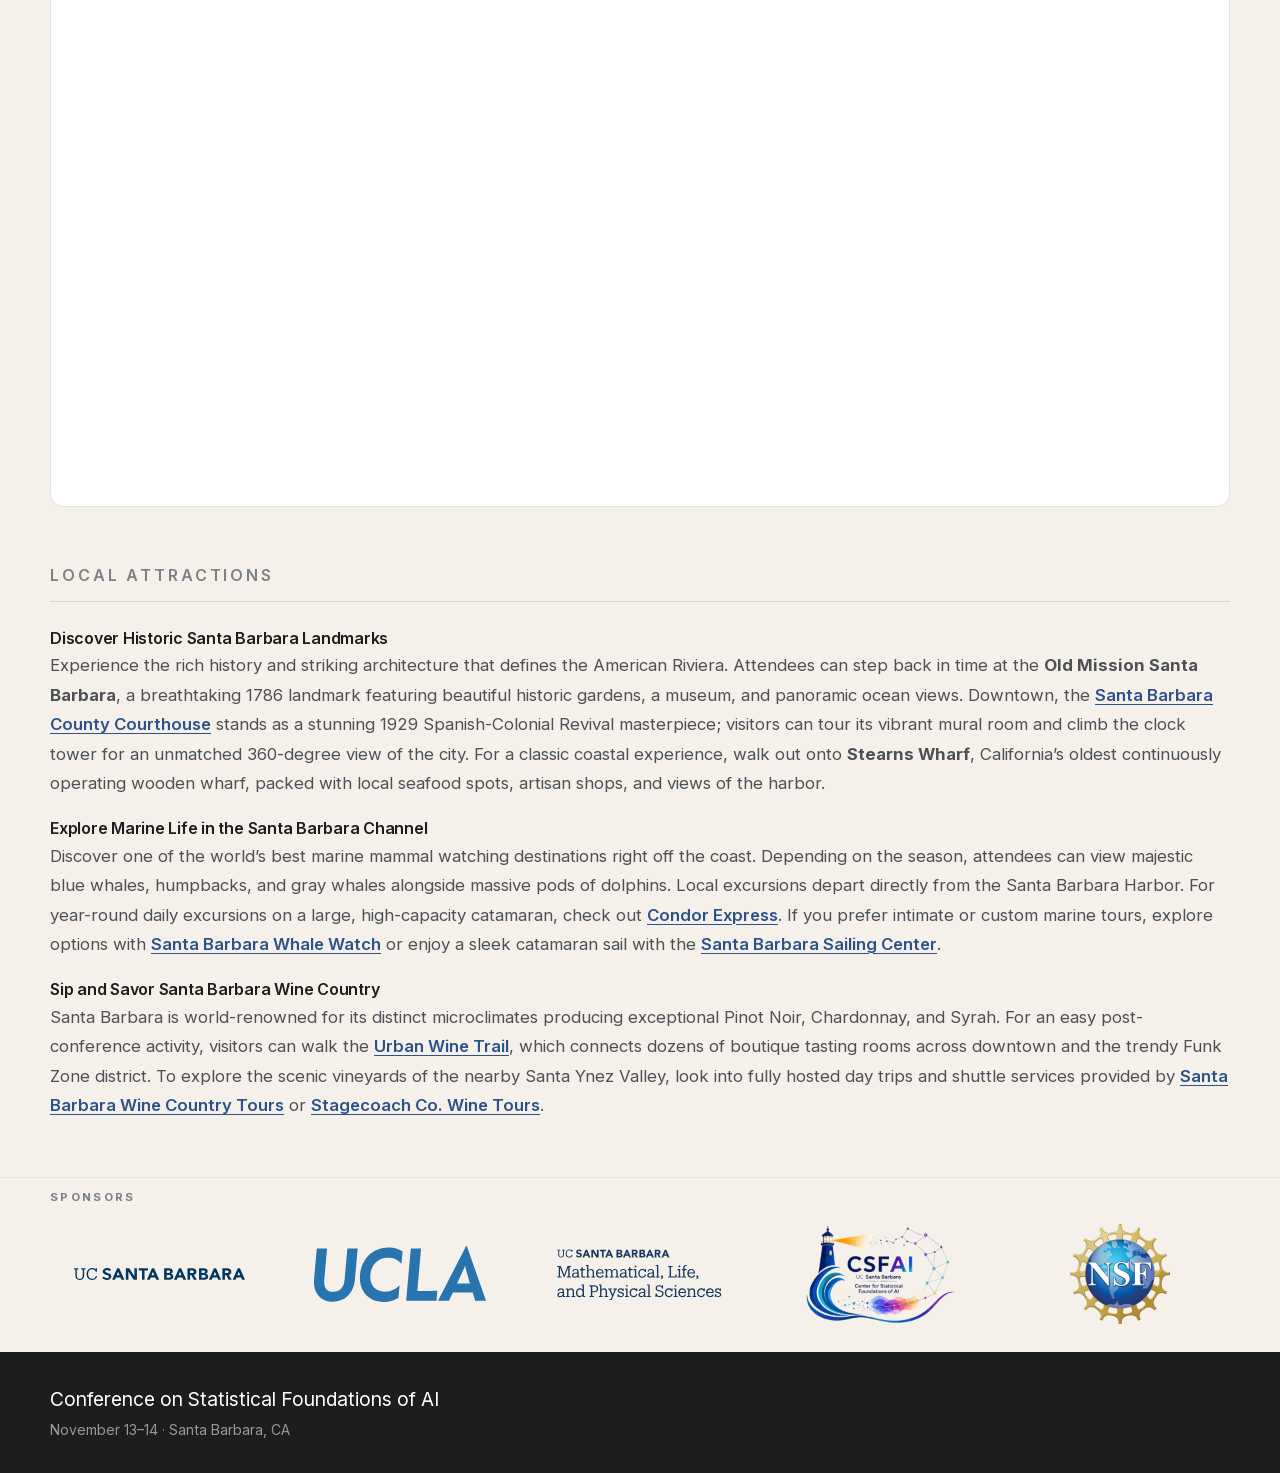
<file: local-info.html>
<!DOCTYPE html>
<html lang="en">
<head>
    <meta charset="UTF-8">
    <meta name="viewport" content="width=device-width, initial-scale=1.0">
    <title>Local Info &mdash; Conference on Statistical Foundations of AI</title>
    <meta name="theme-color" content="#122848">

    <link rel="preload" href="fonts/inter-400-latin.woff2" as="font" type="font/woff2" crossorigin>
    <link rel="preload" href="fonts/inter-600-latin.woff2" as="font" type="font/woff2" crossorigin>

    <link rel="stylesheet" href="styles.css">
<script type="speculationrules">
{
  "prerender": [{
    "where": { "href_matches": "/*" },
    "eagerness": "moderate"
  }]
}
</script>
</head>
<body>

<nav class="site-nav" aria-label="Primary">
    <div class="nav-inner">
        <a class="nav-brand" href="index.html">
            <span class="brand-text">Conference on Statistical<br>Foundations of AI</span>
        </a>
        <button
            class="nav-toggle"
            id="nav-toggle"
            type="button"
            aria-expanded="false"
            aria-controls="nav-list"
            aria-label="Toggle navigation"
        >
            <span class="nav-toggle-bar"></span>
            <span class="nav-toggle-bar"></span>
            <span class="nav-toggle-bar"></span>
        </button>
        <ul class="nav-list" id="nav-list">
            <li><a href="index.html">Home</a></li>
            <li><a href="photos.html">Photos</a></li>
            <li><a href="program.html">Program</a></li>
            <li><a href="schedule.html">Schedule</a></li>
            <li><a href="speakers.html">Speakers</a></li>
            <li><a href="committee.html">Committee</a></li>
            <li><a class="is-active" aria-current="page" href="local-info.html">Local Info</a></li>
            <li><a href="travel-award.html">Travel Award</a></li>
            <li><a href="abstract-submission.html">Abstracts</a></li>
            <li><a class="nav-cta" href="registration.html">Register</a></li>
        </ul>
    </div>
</nav>

<header class="page-header">
    <div class="page-header-inner">
        <h1 class="page-title">Local Info</h1>
    </div>
</header>

<main id="main-content">

    <section class="section">
        <div class="section-wrap">
            <p class="subnav-hint">Swipe for more sections &rarr;</p>
            <nav class="page-subnav page-subnav-scroll" aria-label="Sections on this page">
                <a href="#venue">Venue</a>
                <a href="#getting-here">Getting here</a>
                <a href="#parking">Parking</a>
                <a href="#accommodation">Accommodation</a>
                <a href="#dining">Restaurant Guide</a>
                <a href="#around">Local Attractions</a>
            </nav>
            <div class="venue-grid">
                <div class="prose prose-venue">
                    <h3 class="subheading" id="venue">Venue</h3>
                    <p>
                        Sessions will be held in <strong>Corwin Pavilion</strong>, located inside the <a class="inline-link" href="https://ucen.ucsb.edu/" target="_blank" rel="noopener">University Center (UCen)</a> at UC Santa Barbara. The pavilion sits next to the UCSB Lagoon and Campus Point Beach, with dining options inside the UCen and a short walk to the cafes and restaurants of Isla Vista. See the <a class="inline-link" href="#parking">parking information</a> below for recommended lots and permit requirements.
                    </p>
                    <p id="room-map">For session locations inside the University Center, see the <a class="inline-link" href="program.html#room-map">conference room map</a>.</p>
                </div>
                <div class="venue-side">
                    <div class="key-dates">
                        <h4>Venue</h4>
                        <dl>
                            <div>
                                <dt>Building</dt>
                                <dd>
                                    Corwin Pavilion, UCen<br>
                                    <a href="https://www.campuscalendar.ucsb.edu/corwin_pavilion_985" target="_blank" rel="noopener" style="color: rgba(255,255,255,0.75); font-size: 0.82rem;">Location &amp; directions &rarr;</a>
                                </dd>
                            </div>
                            <div>
                                <dt>Address</dt>
                                <dd>University Center<br>UC Santa Barbara<br>Isla Vista, CA 93117</dd>
                            </div>
                            <div>
                                <dt>Conference</dt>
                                <dd>Nov 13&ndash;14, 2026</dd>
                            </div>
                        </dl>
                    </div>

                    <div class="map-panel" aria-label="Map of Corwin Pavilion at UCSB">
                        <iframe
                            title="Google Map of Corwin Pavilion, UCSB"
                            src="https://www.google.com/maps?q=Corwin+Pavilion+UCen+UC+Santa+Barbara&z=17&output=embed"
                            loading="lazy"
                            referrerpolicy="no-referrer-when-downgrade"
                            allowfullscreen></iframe>
                        <p class="map-caption">
                            <a href="https://www.google.com/maps/dir/?api=1&destination=Corwin+Pavilion+UCen+UC+Santa+Barbara" target="_blank" rel="noopener">Open in Google Maps &rarr;</a>
                        </p>
                    </div>
                </div>
                <div class="prose prose-rest">
                    <h3 class="subheading" id="getting-here">Getting here</h3>
                    <p>
                        UC Santa Barbara is in Goleta, about 10 miles west of downtown Santa Barbara. The closest airport is <strong>Santa Barbara Airport (SBA)</strong>; <strong>Los Angeles International (LAX)</strong> and <strong>Hollywood Burbank (BUR)</strong> are common alternatives.
                    </p>
                    <ul>
                        <li><strong>From SBA:</strong> short trip to campus by taxi or rideshare.</li>
                        <li><strong>From LAX:</strong> the Santa Barbara Airbus express bus and the Amtrak Pacific Surfliner train both connect to Goleta or Santa Barbara. Rideshare and rental cars are also options.</li>
                        <li><strong>From BUR:</strong> rideshare, rental car, or transfer to Amtrak.</li>
                    </ul>

                    <h4 style="margin-top: 18px; font-size: 1rem;">Local transit</h4>
                    <p>
                        <a class="inline-link" href="https://sbmtd.gov/" target="_blank" rel="noopener">Santa Barbara MTD</a> serves the UCSB campus. Line <strong>24x</strong> is an express from downtown Santa Barbara, and Line <strong>11</strong> also stops near the UCen.
                    </p>
                </div>

                <div class="prose prose-wide">
                    <h3 class="subheading" id="parking">Parking</h3>
                    <p>
                        We recommend parking in <strong>Lot 18</strong> or <strong>Lot 22</strong>. Both are visitor parking garages and offer the most space.
                    </p>
                    <ul>
                        <li>All vehicles parked on campus must have a valid campus parking permit.</li>
                        <li>Permits can be purchased at parking lot pay stations or through ParkMobile.</li>
                        <li>A physical permit is not required, as your license plate serves as your ePermit. Be sure to enter your license plate number accurately when purchasing the ePermit.</li>
                        <li>Your vehicle&rsquo;s license plate must be attached to the exterior of the vehicle, unobstructed, and fully visible from the drive aisle for your permit to be valid.</li>
                    </ul>
                    <h3 class="subheading" id="accommodation">Accommodation</h3>
                    <p>
                        The hotels listed below have set aside room blocks at conference rates. To receive the rate, please book through the linked page or quote the listed code when booking directly. Reservations made through any other channel will be charged the standard rate. Unless otherwise noted, reservations should be made by <strong>October 12, 2026</strong>.
                    </p>
                    <div class="hotel-grid">
                        <div class="hotel-card">
                            <h4>Best Western (South Coast Inn)</h4>
                            <p class="hotel-meta"><span class="hotel-meta-label">Room block:</span> Statistical Foundations of AI</p>
                            <ul class="hotel-rates">
                                <li>Thu, Nov 12: $175</li>
                                <li>Fri, Nov 13: $195</li>
                                <li>Sat, Nov 14: $195</li>
                            </ul>
                            <p class="hotel-tax">+ 14.195% tax per night.</p>
                            <p class="hotel-notes">Complimentary parking.</p>
                            <p class="hotel-notes">Book by Oct 12, 2026.</p>
                            <a class="button hotel-reserve" href="https://www.bestwestern.com/en_US/book/hotel-rooms.05521.html?groupId=F60DY4W5" target="_blank" rel="noopener">Reserve</a>
                        </div>

                        <div class="hotel-card">
                            <h4>UCSB Club House</h4>
                            <p class="hotel-meta"><span class="hotel-meta-label">Room block:</span> Statistics Foundations of AI Room Block 2026<br><span class="hotel-meta-label">Group code:</span> SFAI26</p>
                            <ul class="hotel-rates">
                                <li>Thu, Nov 12: $316</li>
                                <li>Fri, Nov 13: $287</li>
                                <li>Sat, Nov 14: $287</li>
                            </ul>
                            <p class="hotel-tax">Rates include taxes and fees.</p>
                            <p class="hotel-notes">Guest details due Oct 12, 2026.</p>
                            <p class="hotel-guides">
                                <span class="hotel-meta-label">Guides:</span>
                                <a class="inline-link" href="https://drive.google.com/file/d/1C3SwIAiOx4LcvlufVALM3j60-RhNtMZC/view?usp=drive_link" target="_blank" rel="noopener">Room reservations</a>
                                <span class="hotel-guides-sep" aria-hidden="true">&middot;</span>
                                <a class="inline-link" href="https://drive.google.com/file/d/1eeMTOx7TtGUyJyaeKWWjM9iHTudm_SCJ/view?usp=drive_link" target="_blank" rel="noopener">Parking</a>
                            </p>
                            <a class="button hotel-reserve" href="https://www.theclub.ucsb.edu/Stay" target="_blank" rel="noopener">Reserve</a>
                        </div>

                        <div class="hotel-card">
                            <h4>Hilton Goleta</h4>
                            <p class="hotel-meta"><span class="hotel-meta-label">Room block:</span> Statistical Foundations of AI<br><span class="hotel-meta-label">Group code:</span> SFAI<br><strong class="hotel-meta-closed">Room block closed October 8, 2026.</strong></p>
                            <ul class="hotel-rates">
                                <li>Thu, Nov 12: $235</li>
                                <li>Fri, Nov 13: $259</li>
                                <li>Sat, Nov 14: $259</li>
                            </ul>
                            <p class="hotel-tax">Taxes not included.</p>
                            <p class="hotel-notes">Parking $15/day.</p>
                            <p class="hotel-notes">Two-night minimum if booking Friday or Saturday.</p>
                            <a class="button hotel-reserve" href="https://www.hilton.com/en/book/reservation/deeplink/?ctyhocn=SBAHAGI&amp;groupCode=SFAI&amp;arrivaldate=2026-11-12&amp;departuredate=2026-11-15&amp;cid=OM,WW,HILTONLINK,EN,DirectLink&amp;fromId=HILTONLINKDIRECT" target="_blank" rel="noopener">Reserve</a>
                        </div>

                        <div class="hotel-card">
                            <h4>The Leta Santa Barbara</h4>
                            <p class="hotel-meta"><span class="hotel-meta-label">Corporate code:</span> 3174008</p>
                            <p class="hotel-tax">Rates vary by date and room (no group block).</p>
                            <p class="hotel-notes">Parking $20/day.</p>
                            <p class="hotel-notes">Adjust the dates after opening the booking link.</p>
                            <a class="button hotel-reserve" href="https://www.hilton.com/en/book/reservation/deeplink/?ctyhocn=SBACTUP&amp;corporateCode=3174008" target="_blank" rel="noopener">Reserve</a>
                        </div>

                        <div class="hotel-card">
                            <h4>Residence Inn by Marriott Santa Barbara Goleta</h4>
                            <p class="hotel-meta"><span class="hotel-meta-label">Room block:</span> Statistics Foundations of AI</p>
                            <ul class="hotel-rates">
                                <li>Thu, Nov 12: $269</li>
                                <li>Fri, Nov 13: $269</li>
                                <li>Sat, Nov 14: $269</li>
                            </ul>
                            <p class="hotel-tax">Plus applicable taxes and fees (12% occupancy tax, tourism fees).</p>
                            <p class="hotel-notes">Complimentary parking.</p>
                            <p class="hotel-notes">Book by Oct 1, 2026.</p>
                            <a class="button hotel-reserve" href="https://app.marriott.com/resview2?id=1781132050234&amp;key=GRP&amp;app=resvlink" target="_blank" rel="noopener">Reserve</a>
                        </div>

                        <div class="hotel-card">
                            <h4>Courtyard by Marriott Santa Barbara Goleta</h4>
                            <p class="hotel-meta"><span class="hotel-meta-label">Room block:</span> Statistics Foundations of AI</p>
                            <ul class="hotel-rates">
                                <li>Thu, Nov 12: $239</li>
                                <li>Fri, Nov 13: $239</li>
                                <li>Sat, Nov 14: $239</li>
                            </ul>
                            <p class="hotel-tax">Plus applicable taxes and fees (12% occupancy tax, tourism fees).</p>
                            <p class="hotel-notes">Complimentary parking.</p>
                            <p class="hotel-notes">Book by Oct 1, 2026.</p>
                            <a class="button hotel-reserve" href="https://app.marriott.com/resview2?id=1781130846673&amp;key=GRP&amp;app=resvlink" target="_blank" rel="noopener">Reserve</a>
                        </div>
                    </div>

                    <h3 class="subheading" id="dining">Restaurant Guide</h3>
                    <div class="pdf-actions">
                        <a class="button button-primary" href="CSFAI_Local_Restaurant_Guide.pdf" target="_blank" rel="noopener">Open PDF &rarr;</a>
                    </div>

                    <div class="pdf-container">
                        <object data="CSFAI_Local_Restaurant_Guide.pdf" type="application/pdf" class="pdf-frame" aria-label="Restaurant guide PDF">
                            <p style="padding: 24px;">
                                Your browser can&rsquo;t display the embedded PDF.
                                <a class="inline-link" href="CSFAI_Local_Restaurant_Guide.pdf" target="_blank" rel="noopener">Open the restaurant guide</a> instead.
                            </p>
                        </object>
                    </div>

                    <h3 class="subheading" id="around">Local Attractions</h3>

                    <h4 style="margin-top: 14px; font-size: 1rem;">Discover Historic Santa Barbara Landmarks</h4>
                    <p>
                        Experience the rich history and striking architecture that defines the American Riviera. Attendees can step back in time at the <strong>Old Mission Santa Barbara</strong>, a breathtaking 1786 landmark featuring beautiful historic gardens, a museum, and panoramic ocean views. Downtown, the <a class="inline-link" href="http://www.sbcourts.org/" target="_blank" rel="noopener">Santa Barbara County Courthouse</a> stands as a stunning 1929 Spanish-Colonial Revival masterpiece; visitors can tour its vibrant mural room and climb the clock tower for an unmatched 360-degree view of the city. For a classic coastal experience, walk out onto <strong>Stearns Wharf</strong>, California&rsquo;s oldest continuously operating wooden wharf, packed with local seafood spots, artisan shops, and views of the harbor.
                    </p>

                    <h4 style="margin-top: 18px; font-size: 1rem;">Explore Marine Life in the Santa Barbara Channel</h4>
                    <p>
                        Discover one of the world&rsquo;s best marine mammal watching destinations right off the coast. Depending on the season, attendees can view majestic blue whales, humpbacks, and gray whales alongside massive pods of dolphins. Local excursions depart directly from the Santa Barbara Harbor. For year-round daily excursions on a large, high-capacity catamaran, check out <a class="inline-link" href="https://www.condorexpress.com/" target="_blank" rel="noopener">Condor Express</a>. If you prefer intimate or custom marine tours, explore options with <a class="inline-link" href="https://www.whalewatchsantabarbara.com/" target="_blank" rel="noopener">Santa Barbara Whale Watch</a> or enjoy a sleek catamaran sail with the <a class="inline-link" href="https://www.sbwhaleheritage.org/whale-watching-tours/" target="_blank" rel="noopener">Santa Barbara Sailing Center</a>.
                    </p>

                    <h4 style="margin-top: 18px; font-size: 1rem;">Sip and Savor Santa Barbara Wine Country</h4>
                    <p>
                        Santa Barbara is world-renowned for its distinct microclimates producing exceptional Pinot Noir, Chardonnay, and Syrah. For an easy post-conference activity, visitors can walk the <a class="inline-link" href="https://urbanwinetrailsb.com/wineries/" target="_blank" rel="noopener">Urban Wine Trail</a>, which connects dozens of boutique tasting rooms across downtown and the trendy Funk Zone district. To explore the scenic vineyards of the nearby Santa Ynez Valley, look into fully hosted day trips and shuttle services provided by <a class="inline-link" href="https://winetours-santabarbara.com/" target="_blank" rel="noopener">Santa Barbara Wine Country Tours</a> or <a class="inline-link" href="https://winetourssantaynez.com/" target="_blank" rel="noopener">Stagecoach Co. Wine Tours</a>.
                    </p>

                </div>
            </div>
        </div>
    </section>
</main>

<footer class="site-footer">
    <section class="footer-logos" aria-label="Sponsors">
        <div class="footer-inner">
            <p class="footer-logos-label">Sponsors</p>
            <ul class="logo-list">
                <li class="logo-slot"><img src="logos/ucsb.svg" alt="UC Santa Barbara"></li>
                <li class="logo-slot"><img src="logos/ucla.svg" alt="UC Los Angeles"></li>
                <li class="logo-slot"><img src="logos/MLPS.svg" alt="Division of Mathematical, Life, and Physical Sciences, UC Santa Barbara"></li>
                <li class="logo-slot logo-slot-lg">
                    <picture>
                        <source srcset="logos/csfai.webp" type="image/webp">
                        <img src="logos/csfai.png" alt="Center for Statistical Foundations of AI">
                    </picture>
                </li>
                <li class="logo-slot logo-slot-lg"><img src="logos/nsf.png" alt="National Science Foundation"></li>
            </ul>
        </div>
    </section>
    <div class="footer-bottom">
        <div class="footer-inner">
            <div>
                <p class="footer-title">Conference on Statistical Foundations of AI</p>
                <p class="footer-meta">November 13&ndash;14 &middot; Santa Barbara, CA</p>
            </div>
        </div>
    </div>
</footer>

<script src="navigation.js" defer></script>
</body>
</html>
</file>
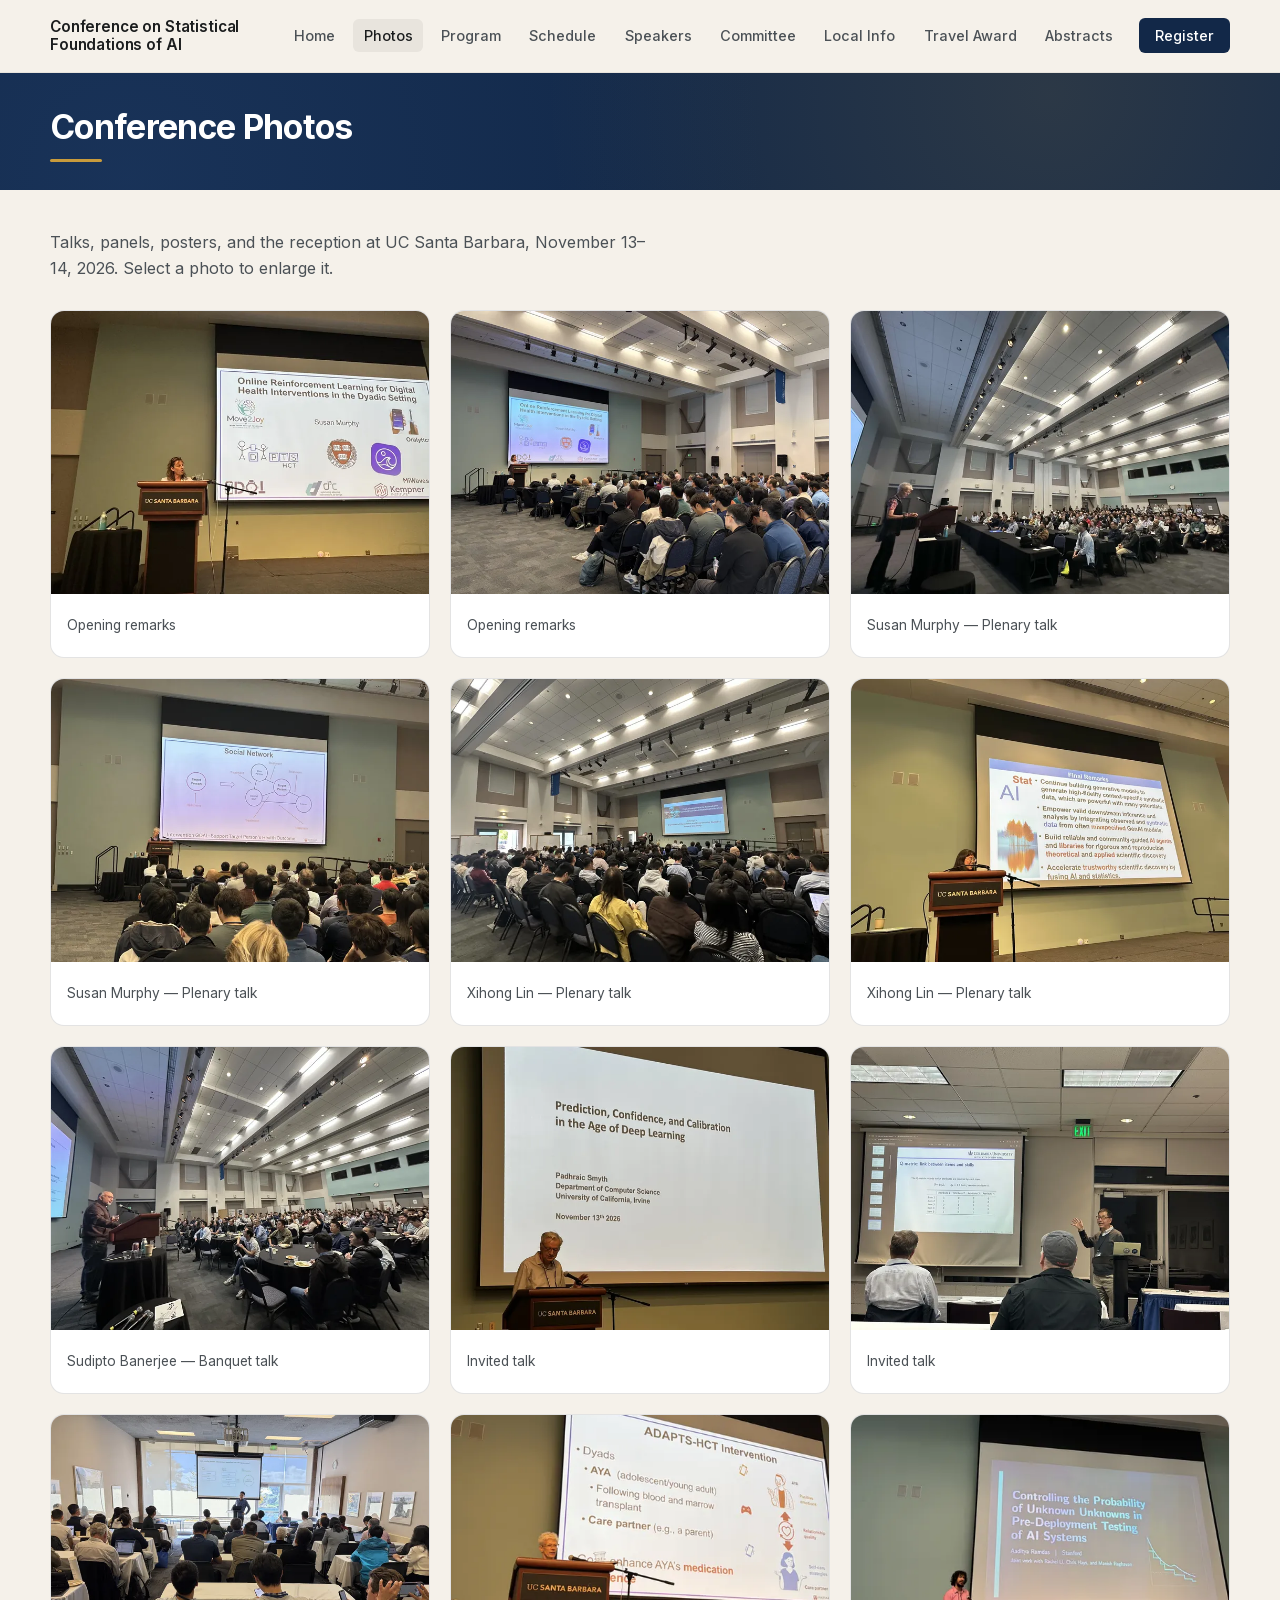
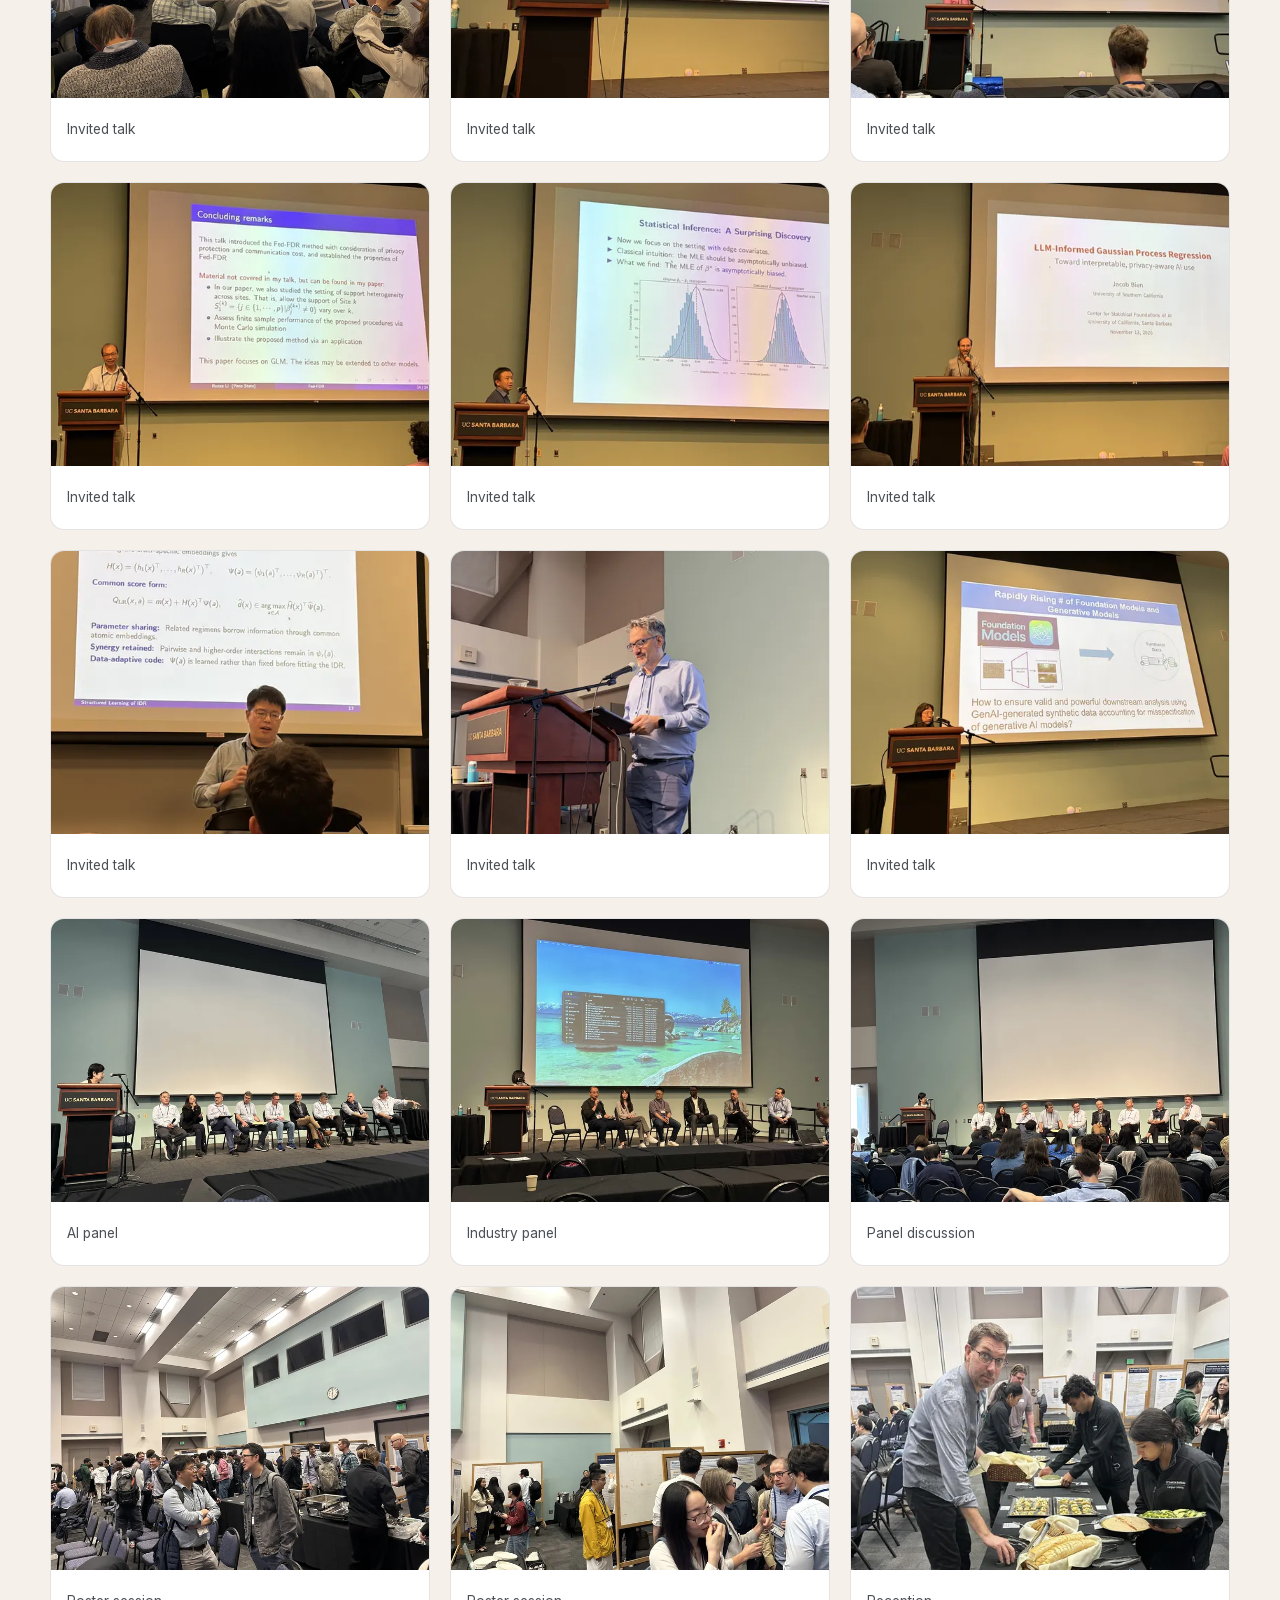
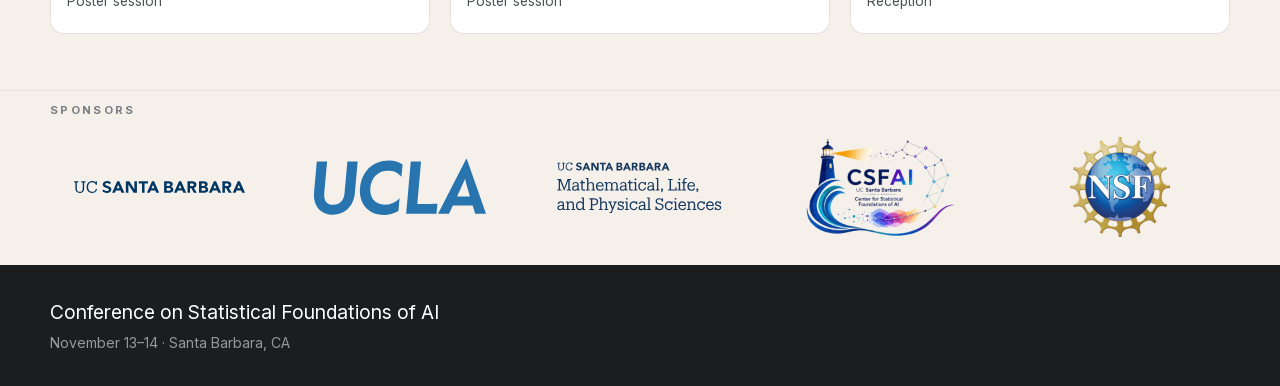
<file: photos.html>
<!DOCTYPE html>
<html lang="en">
<head>
    <meta charset="UTF-8">
    <meta name="viewport" content="width=device-width, initial-scale=1.0">
    <title>Photos &mdash; Conference on Statistical Foundations of AI</title>
    <meta name="theme-color" content="#122848">

    <link rel="preload" href="fonts/inter-400-latin.woff2" as="font" type="font/woff2" crossorigin>
    <link rel="preload" href="fonts/inter-600-latin.woff2" as="font" type="font/woff2" crossorigin>

    <link rel="stylesheet" href="styles.css">
<script type="speculationrules">
{
  "prerender": [{
    "where": { "href_matches": "/*" },
    "eagerness": "moderate"
  }]
}
</script>
</head>
<body>

<nav class="site-nav" aria-label="Primary">
    <div class="nav-inner">
        <a class="nav-brand" href="index.html">
            <span class="brand-text">Conference on Statistical<br>Foundations of AI</span>
        </a>
        <button
            class="nav-toggle"
            id="nav-toggle"
            type="button"
            aria-expanded="false"
            aria-controls="nav-list"
            aria-label="Toggle navigation"
        >
            <span class="nav-toggle-bar"></span>
            <span class="nav-toggle-bar"></span>
            <span class="nav-toggle-bar"></span>
        </button>
        <ul class="nav-list" id="nav-list">
            <li><a href="index.html">Home</a></li>
            <li><a class="is-active" aria-current="page" href="photos.html">Photos</a></li>
            <li><a href="program.html">Program</a></li>
            <li><a href="schedule.html">Schedule</a></li>
            <li><a href="speakers.html">Speakers</a></li>
            <li><a href="committee.html">Committee</a></li>
            <li><a href="local-info.html">Local Info</a></li>
            <li><a href="travel-award.html">Travel Award</a></li>
            <li><a href="abstract-submission.html">Abstracts</a></li>
            <li><a class="nav-cta" href="registration.html">Register</a></li>
        </ul>
    </div>
</nav>

<header class="page-header">
    <div class="page-header-inner">
        <h1 class="page-title">Conference Photos</h1>
    </div>
</header>

<main id="main-content">
    <section class="section">
        <div class="section-wrap">
            <p class="photo-intro">Talks, panels, posters, and the reception at UC Santa Barbara, November 13&ndash;14, 2026. Select a photo to enlarge it.</p>
            <div class="photo-grid">
                <figure class="photo-card">
                    <a class="photo-link" href="photos/dean-gable.webp" data-caption="Opening remarks" aria-label="View photo 1 of 24: Opening remarks">
                        <img src="photos/dean-gable-thumb.webp" srcset="photos/dean-gable-thumb.webp 720w, photos/dean-gable.webp 1920w" sizes="(max-width: 560px) calc(100vw - 40px), (max-width: 900px) calc((100vw - 60px) / 2), (max-width: 1220px) calc((100vw - 80px) / 3), 380px" alt="Opening remarks at the conference podium." width="720" height="540" loading="eager" decoding="async">
                    </a>
                    <figcaption>Opening remarks</figcaption>
                </figure>
                <figure class="photo-card">
                    <a class="photo-link" href="photos/image-20261119235607-751-27.webp" data-caption="Opening remarks" aria-label="View photo 2 of 24: Opening remarks">
                        <img src="photos/image-20261119235607-751-27-thumb.webp" srcset="photos/image-20261119235607-751-27-thumb.webp 720w, photos/image-20261119235607-751-27.webp 1920w" sizes="(max-width: 560px) calc(100vw - 40px), (max-width: 900px) calc((100vw - 60px) / 2), (max-width: 1220px) calc((100vw - 80px) / 3), 380px" alt="Opening remarks with attendees seated in the conference hall." width="720" height="540" loading="lazy" decoding="async">
                    </a>
                    <figcaption>Opening remarks</figcaption>
                </figure>
                <figure class="photo-card">
                    <a class="photo-link" href="photos/susan-murphy.webp" data-caption="Susan Murphy &mdash; Plenary talk" aria-label="View photo 3 of 24: Susan Murphy &mdash; Plenary talk">
                        <img src="photos/susan-murphy-thumb.webp" srcset="photos/susan-murphy-thumb.webp 720w, photos/susan-murphy.webp 1920w" sizes="(max-width: 560px) calc(100vw - 40px), (max-width: 900px) calc((100vw - 60px) / 2), (max-width: 1220px) calc((100vw - 80px) / 3), 380px" alt="Susan Murphy presenting to the conference audience." width="720" height="540" loading="lazy" decoding="async">
                    </a>
                    <figcaption>Susan Murphy &mdash; Plenary talk</figcaption>
                </figure>
                <figure class="photo-card">
                    <a class="photo-link" href="photos/susan1.webp" data-caption="Susan Murphy &mdash; Plenary talk" aria-label="View photo 4 of 24: Susan Murphy &mdash; Plenary talk">
                        <img src="photos/susan1-thumb.webp" srcset="photos/susan1-thumb.webp 720w, photos/susan1.webp 1920w" sizes="(max-width: 560px) calc(100vw - 40px), (max-width: 900px) calc((100vw - 60px) / 2), (max-width: 1220px) calc((100vw - 80px) / 3), 380px" alt="An audience watching Susan Murphy present her research." width="720" height="540" loading="lazy" decoding="async">
                    </a>
                    <figcaption>Susan Murphy &mdash; Plenary talk</figcaption>
                </figure>
                <figure class="photo-card">
                    <a class="photo-link" href="photos/xihong-lin.webp" data-caption="Xihong Lin &mdash; Plenary talk" aria-label="View photo 5 of 24: Xihong Lin &mdash; Plenary talk">
                        <img src="photos/xihong-lin-thumb.webp" srcset="photos/xihong-lin-thumb.webp 720w, photos/xihong-lin.webp 1920w" sizes="(max-width: 560px) calc(100vw - 40px), (max-width: 900px) calc((100vw - 60px) / 2), (max-width: 1220px) calc((100vw - 80px) / 3), 380px" alt="Xihong Lin speaking to conference attendees." width="720" height="540" loading="lazy" decoding="async">
                    </a>
                    <figcaption>Xihong Lin &mdash; Plenary talk</figcaption>
                </figure>
                <figure class="photo-card">
                    <a class="photo-link" href="photos/xihong-lin-1.webp" data-caption="Xihong Lin &mdash; Plenary talk" aria-label="View photo 6 of 24: Xihong Lin &mdash; Plenary talk">
                        <img src="photos/xihong-lin-1-thumb.webp" srcset="photos/xihong-lin-1-thumb.webp 720w, photos/xihong-lin-1.webp 1920w" sizes="(max-width: 560px) calc(100vw - 40px), (max-width: 900px) calc((100vw - 60px) / 2), (max-width: 1220px) calc((100vw - 80px) / 3), 380px" alt="Xihong Lin presenting her research at the podium." width="720" height="540" loading="lazy" decoding="async">
                    </a>
                    <figcaption>Xihong Lin &mdash; Plenary talk</figcaption>
                </figure>
                <figure class="photo-card">
                    <a class="photo-link" href="photos/sudipto.webp" data-caption="Sudipto Banerjee &mdash; Banquet talk" aria-label="View photo 7 of 24: Sudipto Banerjee &mdash; Banquet talk">
                        <img src="photos/sudipto-thumb.webp" srcset="photos/sudipto-thumb.webp 720w, photos/sudipto.webp 1920w" sizes="(max-width: 560px) calc(100vw - 40px), (max-width: 900px) calc((100vw - 60px) / 2), (max-width: 1220px) calc((100vw - 80px) / 3), 380px" alt="Sudipto Banerjee speaking in front of the conference audience." width="720" height="540" loading="lazy" decoding="async">
                    </a>
                    <figcaption>Sudipto Banerjee &mdash; Banquet talk</figcaption>
                </figure>
                <figure class="photo-card">
                    <a class="photo-link" href="photos/padhraic.webp" data-caption="Invited talk" aria-label="View photo 8 of 24: Invited talk">
                        <img src="photos/padhraic-thumb.webp" srcset="photos/padhraic-thumb.webp 720w, photos/padhraic.webp 1920w" sizes="(max-width: 560px) calc(100vw - 40px), (max-width: 900px) calc((100vw - 60px) / 2), (max-width: 1220px) calc((100vw - 80px) / 3), 380px" alt="An invited speaker presenting a talk on prediction and confidence." width="720" height="540" loading="lazy" decoding="async">
                    </a>
                    <figcaption>Invited talk</figcaption>
                </figure>
                <figure class="photo-card">
                    <a class="photo-link" href="photos/zhiliang.webp" data-caption="Invited talk" aria-label="View photo 9 of 24: Invited talk">
                        <img src="photos/zhiliang-thumb.webp" srcset="photos/zhiliang-thumb.webp 720w, photos/zhiliang.webp 1920w" sizes="(max-width: 560px) calc(100vw - 40px), (max-width: 900px) calc((100vw - 60px) / 2), (max-width: 1220px) calc((100vw - 80px) / 3), 380px" alt="An invited speaker speaking beside projected research slides." width="720" height="540" loading="lazy" decoding="async">
                    </a>
                    <figcaption>Invited talk</figcaption>
                </figure>
                <figure class="photo-card">
                    <a class="photo-link" href="photos/image-20261119235600-750-27.webp" data-caption="Invited talk" aria-label="View photo 10 of 24: Invited talk">
                        <img src="photos/image-20261119235600-750-27-thumb.webp" srcset="photos/image-20261119235600-750-27-thumb.webp 720w, photos/image-20261119235600-750-27.webp 1920w" sizes="(max-width: 560px) calc(100vw - 40px), (max-width: 900px) calc((100vw - 60px) / 2), (max-width: 1220px) calc((100vw - 80px) / 3), 380px" alt="A speaker and attendees during an invited talk." width="720" height="540" loading="lazy" decoding="async">
                    </a>
                    <figcaption>Invited talk</figcaption>
                </figure>
                <figure class="photo-card">
                    <a class="photo-link" href="photos/image-20261119235618-752-27.webp" data-caption="Invited talk" aria-label="View photo 11 of 24: Invited talk">
                        <img src="photos/image-20261119235618-752-27-thumb.webp" srcset="photos/image-20261119235618-752-27-thumb.webp 540w, photos/image-20261119235618-752-27.webp 1440w" sizes="(max-width: 560px) calc(100vw - 40px), (max-width: 900px) calc((100vw - 60px) / 2), (max-width: 1220px) calc((100vw - 80px) / 3), 380px" alt="A speaker and attendees during an invited talk." width="540" height="720" loading="lazy" decoding="async" style="--thumbnail-position: center 65%;">
                    </a>
                    <figcaption>Invited talk</figcaption>
                </figure>
                <figure class="photo-card">
                    <a class="photo-link" href="photos/image-20261119235622-753-27.webp" data-caption="Invited talk" aria-label="View photo 12 of 24: Invited talk">
                        <img src="photos/image-20261119235622-753-27-thumb.webp" srcset="photos/image-20261119235622-753-27-thumb.webp 540w, photos/image-20261119235622-753-27.webp 1440w" sizes="(max-width: 560px) calc(100vw - 40px), (max-width: 900px) calc((100vw - 60px) / 2), (max-width: 1220px) calc((100vw - 80px) / 3), 380px" alt="A speaker and attendees during an invited talk." width="540" height="720" loading="lazy" decoding="async" style="--thumbnail-position: center 100%;">
                    </a>
                    <figcaption>Invited talk</figcaption>
                </figure>
                <figure class="photo-card">
                    <a class="photo-link" href="photos/image-20261119235630-754-27.webp" data-caption="Invited talk" aria-label="View photo 13 of 24: Invited talk">
                        <img src="photos/image-20261119235630-754-27-thumb.webp" srcset="photos/image-20261119235630-754-27-thumb.webp 540w, photos/image-20261119235630-754-27.webp 1440w" sizes="(max-width: 560px) calc(100vw - 40px), (max-width: 900px) calc((100vw - 60px) / 2), (max-width: 1220px) calc((100vw - 80px) / 3), 380px" alt="A speaker and attendees during an invited talk." width="540" height="720" loading="lazy" decoding="async" style="--thumbnail-position: center 75%;">
                    </a>
                    <figcaption>Invited talk</figcaption>
                </figure>
                <figure class="photo-card">
                    <a class="photo-link" href="photos/image-20261119235730-755-27.webp" data-caption="Invited talk" aria-label="View photo 14 of 24: Invited talk">
                        <img src="photos/image-20261119235730-755-27-thumb.webp" srcset="photos/image-20261119235730-755-27-thumb.webp 540w, photos/image-20261119235730-755-27.webp 1440w" sizes="(max-width: 560px) calc(100vw - 40px), (max-width: 900px) calc((100vw - 60px) / 2), (max-width: 1220px) calc((100vw - 80px) / 3), 380px" alt="A speaker and attendees during an invited talk." width="540" height="720" loading="lazy" decoding="async" style="--thumbnail-position: center 80%;">
                    </a>
                    <figcaption>Invited talk</figcaption>
                </figure>
                <figure class="photo-card">
                    <a class="photo-link" href="photos/image-20261119235733-756-27.webp" data-caption="Invited talk" aria-label="View photo 15 of 24: Invited talk">
                        <img src="photos/image-20261119235733-756-27-thumb.webp" srcset="photos/image-20261119235733-756-27-thumb.webp 540w, photos/image-20261119235733-756-27.webp 1440w" sizes="(max-width: 560px) calc(100vw - 40px), (max-width: 900px) calc((100vw - 60px) / 2), (max-width: 1220px) calc((100vw - 80px) / 3), 380px" alt="A speaker and attendees during an invited talk." width="540" height="720" loading="lazy" decoding="async" style="--thumbnail-position: center 90%;">
                    </a>
                    <figcaption>Invited talk</figcaption>
                </figure>
                <figure class="photo-card">
                    <a class="photo-link" href="photos/image-20261119235738-758-27.webp" data-caption="Invited talk" aria-label="View photo 16 of 24: Invited talk">
                        <img src="photos/image-20261119235738-758-27-thumb.webp" srcset="photos/image-20261119235738-758-27-thumb.webp 540w, photos/image-20261119235738-758-27.webp 1440w" sizes="(max-width: 560px) calc(100vw - 40px), (max-width: 900px) calc((100vw - 60px) / 2), (max-width: 1220px) calc((100vw - 80px) / 3), 380px" alt="A speaker and attendees during an invited talk." width="540" height="720" loading="lazy" decoding="async" style="--thumbnail-position: center 90%;">
                    </a>
                    <figcaption>Invited talk</figcaption>
                </figure>
                <figure class="photo-card">
                    <a class="photo-link" href="photos/image-20261119235744-759-27.webp" data-caption="Invited talk" aria-label="View photo 17 of 24: Invited talk">
                        <img src="photos/image-20261119235744-759-27-thumb.webp" srcset="photos/image-20261119235744-759-27-thumb.webp 540w, photos/image-20261119235744-759-27.webp 1440w" sizes="(max-width: 560px) calc(100vw - 40px), (max-width: 900px) calc((100vw - 60px) / 2), (max-width: 1220px) calc((100vw - 80px) / 3), 380px" alt="A speaker and attendees during an invited talk." width="540" height="720" loading="lazy" decoding="async" style="--thumbnail-position: center 35%;">
                    </a>
                    <figcaption>Invited talk</figcaption>
                </figure>
                <figure class="photo-card">
                    <a class="photo-link" href="photos/image-20261119235748-760-27.webp" data-caption="Invited talk" aria-label="View photo 18 of 24: Invited talk">
                        <img src="photos/image-20261119235748-760-27-thumb.webp" srcset="photos/image-20261119235748-760-27-thumb.webp 540w, photos/image-20261119235748-760-27.webp 1440w" sizes="(max-width: 560px) calc(100vw - 40px), (max-width: 900px) calc((100vw - 60px) / 2), (max-width: 1220px) calc((100vw - 80px) / 3), 380px" alt="A speaker and attendees during an invited talk." width="540" height="720" loading="lazy" decoding="async" style="--thumbnail-position: center 85%;">
                    </a>
                    <figcaption>Invited talk</figcaption>
                </figure>
                <figure class="photo-card">
                    <a class="photo-link" href="photos/panel-ai.webp" data-caption="AI panel" aria-label="View photo 19 of 24: AI panel">
                        <img src="photos/panel-ai-thumb.webp" srcset="photos/panel-ai-thumb.webp 720w, photos/panel-ai.webp 1920w" sizes="(max-width: 560px) calc(100vw - 40px), (max-width: 900px) calc((100vw - 60px) / 2), (max-width: 1220px) calc((100vw - 80px) / 3), 380px" alt="Panelists discussing artificial intelligence in front of the audience." width="720" height="540" loading="lazy" decoding="async">
                    </a>
                    <figcaption>AI panel</figcaption>
                </figure>
                <figure class="photo-card">
                    <a class="photo-link" href="photos/industry-panel.webp" data-caption="Industry panel" aria-label="View photo 20 of 24: Industry panel">
                        <img src="photos/industry-panel-thumb.webp" srcset="photos/industry-panel-thumb.webp 720w, photos/industry-panel.webp 1920w" sizes="(max-width: 560px) calc(100vw - 40px), (max-width: 900px) calc((100vw - 60px) / 2), (max-width: 1220px) calc((100vw - 80px) / 3), 380px" alt="Panelists seated on stage during the industry panel." width="720" height="540" loading="lazy" decoding="async">
                    </a>
                    <figcaption>Industry panel</figcaption>
                </figure>
                <figure class="photo-card">
                    <a class="photo-link" href="photos/image-20261119235752-761-27.webp" data-caption="Panel discussion" aria-label="View photo 21 of 24: Panel discussion">
                        <img src="photos/image-20261119235752-761-27-thumb.webp" srcset="photos/image-20261119235752-761-27-thumb.webp 720w, photos/image-20261119235752-761-27.webp 1920w" sizes="(max-width: 560px) calc(100vw - 40px), (max-width: 900px) calc((100vw - 60px) / 2), (max-width: 1220px) calc((100vw - 80px) / 3), 380px" alt="Panelists and attendees during a conference discussion." width="720" height="540" loading="lazy" decoding="async">
                    </a>
                    <figcaption>Panel discussion</figcaption>
                </figure>
                <figure class="photo-card">
                    <a class="photo-link" href="photos/poster.webp" data-caption="Poster session" aria-label="View photo 22 of 24: Poster session">
                        <img src="photos/poster-thumb.webp" srcset="photos/poster-thumb.webp 720w, photos/poster.webp 1920w" sizes="(max-width: 560px) calc(100vw - 40px), (max-width: 900px) calc((100vw - 60px) / 2), (max-width: 1220px) calc((100vw - 80px) / 3), 380px" alt="Attendees discussing research in the poster session." width="720" height="540" loading="lazy" decoding="async">
                    </a>
                    <figcaption>Poster session</figcaption>
                </figure>
                <figure class="photo-card">
                    <a class="photo-link" href="photos/poster1.webp" data-caption="Poster session" aria-label="View photo 23 of 24: Poster session">
                        <img src="photos/poster1-thumb.webp" srcset="photos/poster1-thumb.webp 720w, photos/poster1.webp 1920w" sizes="(max-width: 560px) calc(100vw - 40px), (max-width: 900px) calc((100vw - 60px) / 2), (max-width: 1220px) calc((100vw - 80px) / 3), 380px" alt="Conference attendees gathered beside research posters." width="720" height="540" loading="lazy" decoding="async">
                    </a>
                    <figcaption>Poster session</figcaption>
                </figure>
                <figure class="photo-card">
                    <a class="photo-link" href="photos/reception.webp" data-caption="Reception" aria-label="View photo 24 of 24: Reception">
                        <img src="photos/reception-thumb.webp" srcset="photos/reception-thumb.webp 540w, photos/reception.webp 1440w" sizes="(max-width: 560px) calc(100vw - 40px), (max-width: 900px) calc((100vw - 60px) / 2), (max-width: 1220px) calc((100vw - 80px) / 3), 380px" alt="Attendees at the conference reception buffet." width="540" height="720" loading="lazy" decoding="async" style="--thumbnail-position: center 0%;">
                    </a>
                    <figcaption>Reception</figcaption>
                </figure>
            </div>
        </div>
    </section>
</main>

<dialog class="photo-viewer" aria-label="Conference photo viewer" aria-describedby="photo-caption">
    <div class="photo-viewer-toolbar">
        <span class="photo-viewer-count" aria-live="polite" aria-atomic="true"></span>
        <button class="photo-viewer-close" type="button" aria-label="Close photo" autofocus>&times;</button>
    </div>
    <div class="photo-viewer-stage">
        <img class="photo-viewer-image" alt="">
        <button class="photo-viewer-prev" type="button" aria-label="Previous photo">&larr;</button>
        <button class="photo-viewer-next" type="button" aria-label="Next photo">&rarr;</button>
    </div>
    <div class="photo-viewer-footer">
        <p class="photo-viewer-caption" id="photo-caption"></p>
        <a class="photo-viewer-open-link" href="#" target="_blank" rel="noopener">Open larger photo &nearr;</a>
    </div>
</dialog>

<footer class="site-footer">
    <section class="footer-logos" aria-label="Sponsors">
        <div class="footer-inner">
            <p class="footer-logos-label">Sponsors</p>
            <ul class="logo-list">
                <li class="logo-slot"><img src="logos/ucsb.svg" alt="UC Santa Barbara"></li>
                <li class="logo-slot"><img src="logos/ucla.svg" alt="UC Los Angeles"></li>
                <li class="logo-slot"><img src="logos/MLPS.svg" alt="Division of Mathematical, Life, and Physical Sciences, UC Santa Barbara"></li>
                <li class="logo-slot logo-slot-lg">
                    <picture>
                        <source srcset="logos/csfai.webp" type="image/webp">
                        <img src="logos/csfai.png" alt="Center for Statistical Foundations of AI">
                    </picture>
                </li>
                <li class="logo-slot logo-slot-lg"><img src="logos/nsf.png" alt="National Science Foundation"></li>
            </ul>
        </div>
    </section>
    <div class="footer-bottom">
        <div class="footer-inner">
            <div>
                <p class="footer-title">Conference on Statistical Foundations of AI</p>
                <p class="footer-meta">November 13&ndash;14 &middot; Santa Barbara, CA</p>
            </div>
        </div>
    </div>
</footer>

<script src="navigation.js" defer></script>
<script src="gallery.js" defer></script>
</body>
</html>
</file>
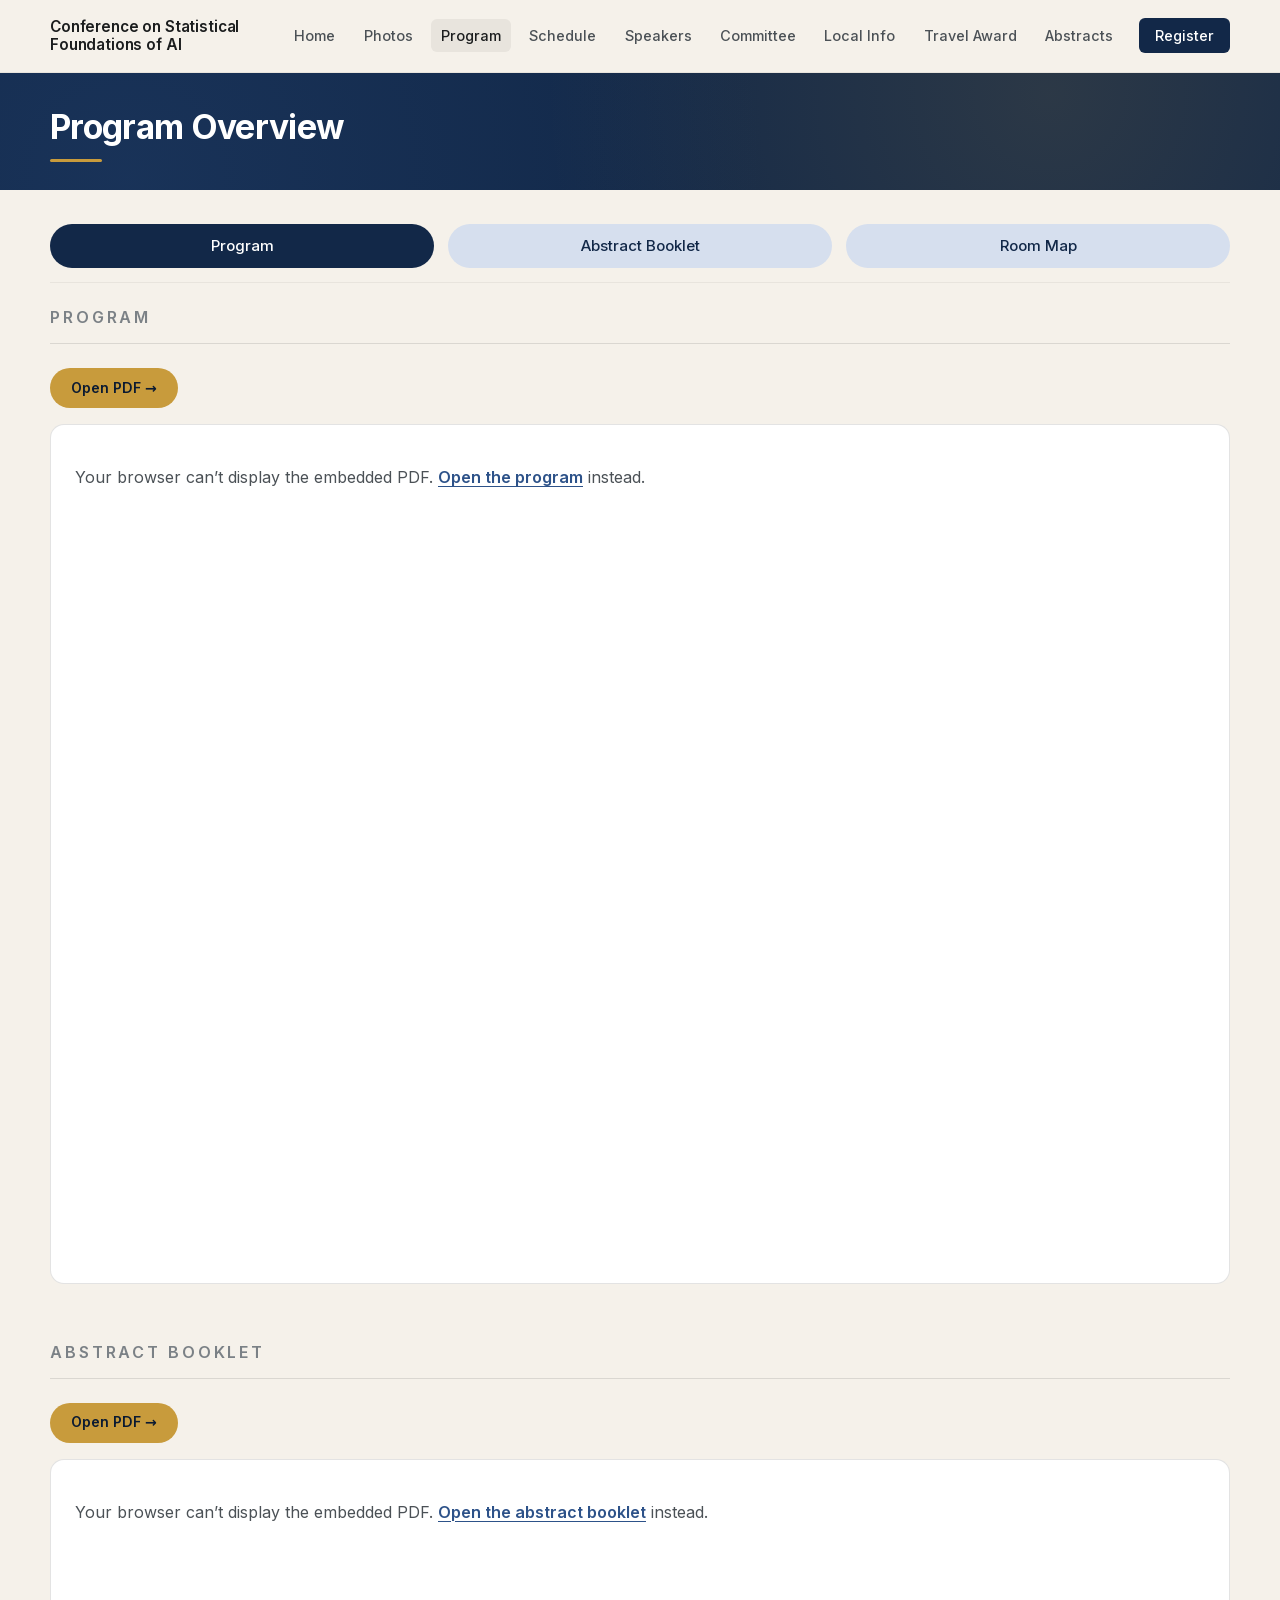
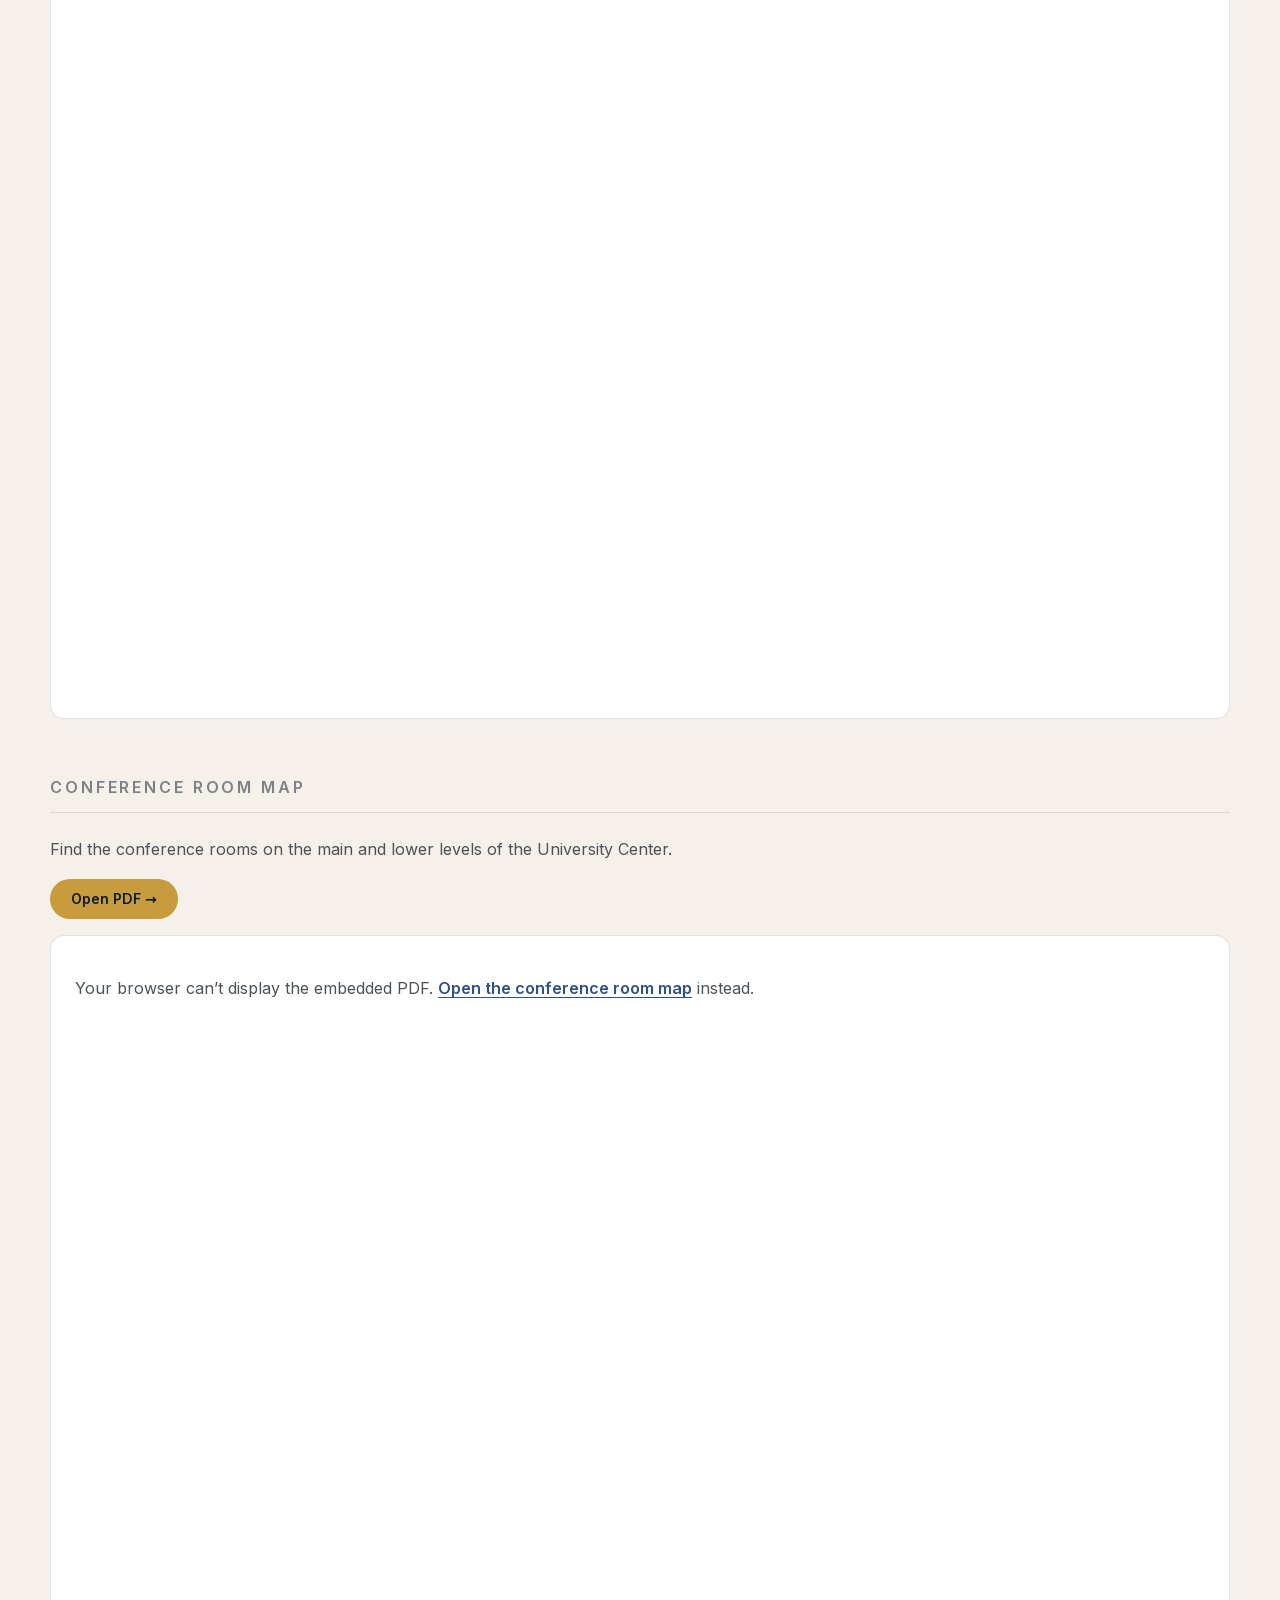
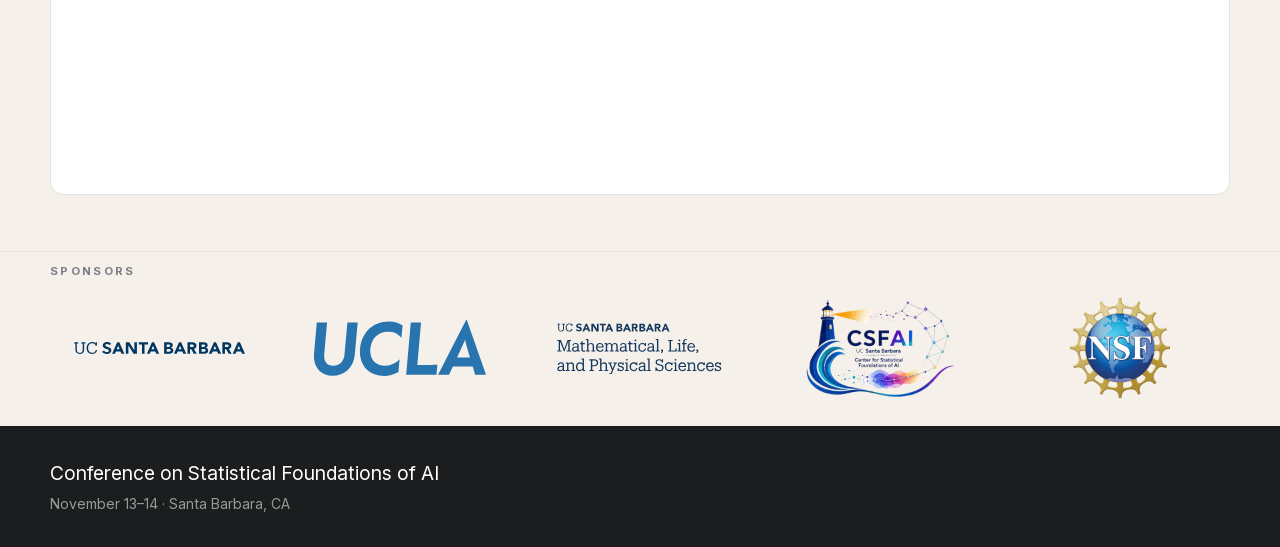
<file: program.html>
<!DOCTYPE html>
<html lang="en">
<head>
    <meta charset="UTF-8">
    <meta name="viewport" content="width=device-width, initial-scale=1.0">
    <title>Program &mdash; Conference on Statistical Foundations of AI</title>
    <meta name="theme-color" content="#122848">

    <link rel="preload" href="fonts/inter-400-latin.woff2" as="font" type="font/woff2" crossorigin>
    <link rel="preload" href="fonts/inter-600-latin.woff2" as="font" type="font/woff2" crossorigin>

    <link rel="stylesheet" href="styles.css">
<script type="speculationrules">
{
  "prerender": [{
    "where": { "href_matches": "/*" },
    "eagerness": "moderate"
  }]
}
</script>
</head>
<body>

<nav class="site-nav" aria-label="Primary">
    <div class="nav-inner">
        <a class="nav-brand" href="index.html">
            <span class="brand-text">Conference on Statistical<br>Foundations of AI</span>
        </a>
        <button
            class="nav-toggle"
            id="nav-toggle"
            type="button"
            aria-expanded="false"
            aria-controls="nav-list"
            aria-label="Toggle navigation"
        >
            <span class="nav-toggle-bar"></span>
            <span class="nav-toggle-bar"></span>
            <span class="nav-toggle-bar"></span>
        </button>
        <ul class="nav-list" id="nav-list">
            <li><a href="index.html">Home</a></li>
            <li><a href="photos.html">Photos</a></li>
            <li><a class="is-active" aria-current="page" href="program.html">Program</a></li>
            <li><a href="schedule.html">Schedule</a></li>
            <li><a href="speakers.html">Speakers</a></li>
            <li><a href="committee.html">Committee</a></li>
            <li><a href="local-info.html">Local Info</a></li>
            <li><a href="travel-award.html">Travel Award</a></li>
            <li><a href="abstract-submission.html">Abstracts</a></li>
            <li><a class="nav-cta" href="registration.html">Register</a></li>
        </ul>
    </div>
</nav>

<header class="page-header">
    <div class="page-header-inner">
        <h1 class="page-title">Program Overview</h1>

    </div>
</header>

<main id="main-content">

    <section class="section">
        <div class="section-wrap">


            <nav class="page-subnav" aria-label="Sections on this page">
                <a href="#program">Program</a>
                <a href="#abstract-booklet">Abstract Booklet</a>
                <a href="#room-map">Room Map</a>
            </nav>

            <h3 class="subheading" id="program">Program</h3>
            <p class="pdf-actions">
                <a class="button button-primary" href="program/CSFAI_2026_Program_Book.pdf" target="_blank" rel="noopener">Open PDF &rarr;</a>
            </p>
            <div class="pdf-container">
                <object data="program/CSFAI_2026_Program_Book.pdf" type="application/pdf" class="pdf-frame" aria-label="Conference program PDF">
                    <p style="padding: 24px;">
                        Your browser can&rsquo;t display the embedded PDF.
                        <a class="inline-link" href="program/CSFAI_2026_Program_Book.pdf" target="_blank" rel="noopener">Open the program</a> instead.
                    </p>
                </object>
            </div>

            <h3 class="subheading" id="abstract-booklet">Abstract Booklet</h3>
            <p class="pdf-actions">
                <a class="button button-primary" href="program/CSFAI_2026_Talk_Abstract_Booklet.pdf" target="_blank" rel="noopener">Open PDF &rarr;</a>
            </p>
            <div class="pdf-container">
                <object data="program/CSFAI_2026_Talk_Abstract_Booklet.pdf" type="application/pdf" class="pdf-frame" aria-label="Abstract booklet PDF">
                    <p style="padding: 24px;">
                        Your browser can&rsquo;t display the embedded PDF.
                        <a class="inline-link" href="program/CSFAI_2026_Talk_Abstract_Booklet.pdf" target="_blank" rel="noopener">Open the abstract booklet</a> instead.
                    </p>
                </object>
            </div>

            <h3 class="subheading" id="room-map">Conference Room Map</h3>
            <p>Find the conference rooms on the main and lower levels of the University Center.</p>
            <p class="pdf-actions">
                <a class="button button-primary" href="CSFAI_2026_Conference_Room_Map.pdf" target="_blank" rel="noopener">Open PDF &rarr;</a>
            </p>
            <div class="pdf-container">
                <object data="CSFAI_2026_Conference_Room_Map.pdf" type="application/pdf" class="pdf-frame" aria-label="Conference room map PDF">
                    <p style="padding: 24px;">
                        Your browser can&rsquo;t display the embedded PDF.
                        <a class="inline-link" href="CSFAI_2026_Conference_Room_Map.pdf" target="_blank" rel="noopener">Open the conference room map</a> instead.
                    </p>
                </object>
            </div>
        </div>
    </section>
</main>

<footer class="site-footer">
    <section class="footer-logos" aria-label="Sponsors">
        <div class="footer-inner">
            <p class="footer-logos-label">Sponsors</p>
            <ul class="logo-list">
                <li class="logo-slot"><img src="logos/ucsb.svg" alt="UC Santa Barbara"></li>
                <li class="logo-slot"><img src="logos/ucla.svg" alt="UC Los Angeles"></li>
                <li class="logo-slot"><img src="logos/MLPS.svg" alt="Division of Mathematical, Life, and Physical Sciences, UC Santa Barbara"></li>
                <li class="logo-slot logo-slot-lg">
                    <picture>
                        <source srcset="logos/csfai.webp" type="image/webp">
                        <img src="logos/csfai.png" alt="Center for Statistical Foundations of AI">
                    </picture>
                </li>
                <li class="logo-slot logo-slot-lg"><img src="logos/nsf.png" alt="National Science Foundation"></li>
            </ul>
        </div>
    </section>
    <div class="footer-bottom">
        <div class="footer-inner">
            <div>
                <p class="footer-title">Conference on Statistical Foundations of AI</p>
                <p class="footer-meta">November 13&ndash;14 &middot; Santa Barbara, CA</p>
            </div>
        </div>
    </div>
</footer>

<script src="navigation.js" defer></script>
</body>
</html>
</file>
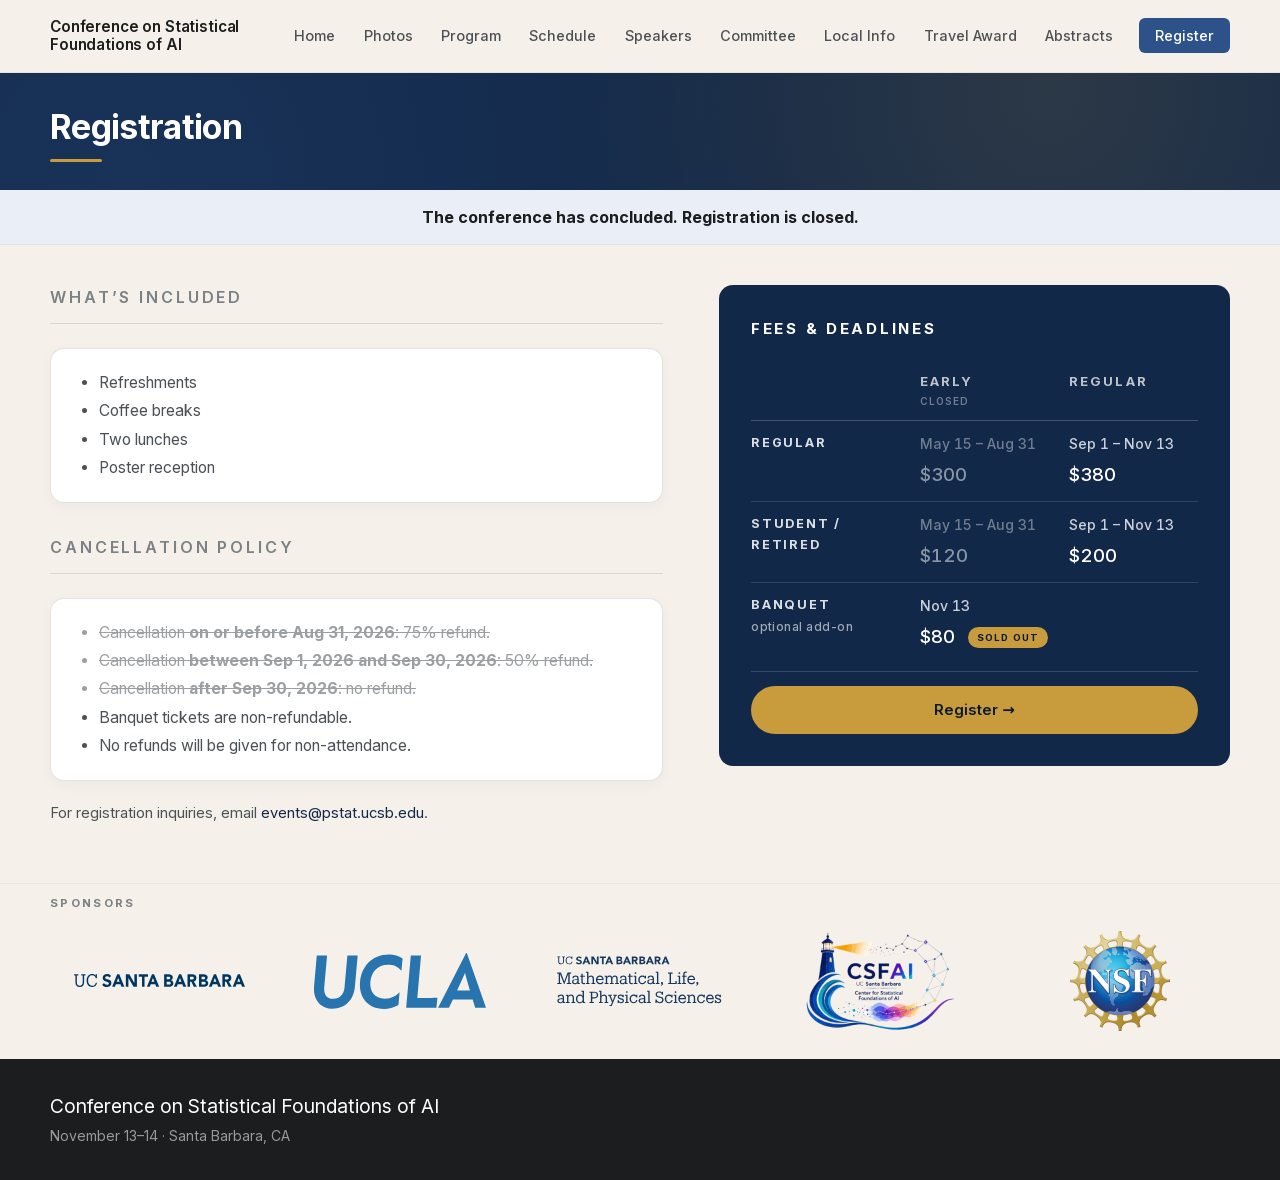
<file: registration.html>
<!DOCTYPE html>
<html lang="en">
<head>
    <meta charset="UTF-8">
    <meta name="viewport" content="width=device-width, initial-scale=1.0">
    <title>Registration &mdash; Conference on Statistical Foundations of AI</title>
    <meta name="theme-color" content="#122848">

    <link rel="preload" href="fonts/inter-400-latin.woff2" as="font" type="font/woff2" crossorigin>
    <link rel="preload" href="fonts/inter-600-latin.woff2" as="font" type="font/woff2" crossorigin>

    <link rel="stylesheet" href="styles.css">
<script type="speculationrules">
{
  "prerender": [{
    "where": { "href_matches": "/*" },
    "eagerness": "moderate"
  }]
}
</script>
</head>
<body>

<nav class="site-nav" aria-label="Primary">
    <div class="nav-inner">
        <a class="nav-brand" href="index.html">
            <span class="brand-text">Conference on Statistical<br>Foundations of AI</span>
        </a>
        <button
            class="nav-toggle"
            id="nav-toggle"
            type="button"
            aria-expanded="false"
            aria-controls="nav-list"
            aria-label="Toggle navigation"
        >
            <span class="nav-toggle-bar"></span>
            <span class="nav-toggle-bar"></span>
            <span class="nav-toggle-bar"></span>
        </button>
        <ul class="nav-list" id="nav-list">
            <li><a href="index.html">Home</a></li>
            <li><a href="photos.html">Photos</a></li>
            <li><a href="program.html">Program</a></li>
            <li><a href="schedule.html">Schedule</a></li>
            <li><a href="speakers.html">Speakers</a></li>
            <li><a href="committee.html">Committee</a></li>
            <li><a href="local-info.html">Local Info</a></li>
            <li><a href="travel-award.html">Travel Award</a></li>
            <li><a href="abstract-submission.html">Abstracts</a></li>
            <li><a class="nav-cta is-active" aria-current="page" href="registration.html">Register</a></li>
        </ul>
    </div>
</nav>

<header class="page-header">
    <div class="page-header-inner">
        <h1 class="page-title">Registration</h1>
    </div>
</header>

<div class="page-notice">
    <p class="page-notice-inner">
        <strong>The conference has concluded. Registration is closed.</strong>
    </p>
</div>

<main id="main-content">

    <section class="section">
        <div class="section-wrap">
            <div class="venue-grid">
                <div class="prose">
                    <h3 class="subheading" style="margin-top: 0;">What&rsquo;s included</h3>
                    <div class="info-card">
                        <ul class="includes-list">
                            <li>Refreshments</li>
                            <li>Coffee breaks</li>
                            <li>Two lunches</li>
                            <li>Poster reception</li>
                        </ul>
                    </div>

                    <h3 class="subheading" style="margin-top: 32px;">Cancellation policy</h3>
                    <div class="info-card">
                        <ul class="includes-list">
                            <li class="is-past">Cancellation <strong>on or before Aug 31, 2026</strong>: 75% refund.</li>
                            <li class="is-past">Cancellation <strong>between Sep 1, 2026 and Sep 30, 2026</strong>: 50% refund.</li>
                            <li class="is-past">Cancellation <strong>after Sep 30, 2026</strong>: no refund.</li>
                            <li>Banquet tickets are non-refundable.</li>
                            <li>No refunds will be given for non-attendance.</li>
                        </ul>
                    </div>

                    <p style="margin-top: 20px; font-size: 0.92rem;">
                        For registration inquiries, email <a href="mailto:events@pstat.ucsb.edu">events@pstat.ucsb.edu</a>.
                    </p>
                </div>

                <div class="key-dates">
                    <h4>Fees &amp; deadlines</h4>
                    <table class="fees-table">
                        <thead>
                            <tr>
                                <th scope="col"></th>
                                <th scope="col">Early <span class="fee-col-note">closed</span></th>
                                <th scope="col">Regular</th>
                            </tr>
                        </thead>
                        <tbody>
                            <tr>
                                <th scope="row">Regular</th>
                                <td class="is-past" data-label="Early (closed)"><span class="fee-date">May 15 &ndash; Aug 31</span><span class="fee-amount">$300</span></td>
                                <td data-label="Regular"><span class="fee-date">Sep 1 &ndash; Nov 13</span><span class="fee-amount">$380</span></td>
                            </tr>
                            <tr>
                                <th scope="row">Student / Retired</th>
                                <td class="is-past" data-label="Early (closed)"><span class="fee-date">May 15 &ndash; Aug 31</span><span class="fee-amount">$120</span></td>
                                <td data-label="Regular"><span class="fee-date">Sep 1 &ndash; Nov 13</span><span class="fee-amount">$200</span></td>
                            </tr>
                            <tr>
                                <th scope="row">Banquet<span class="fee-row-sub">optional add-on</span></th>
                                <td colspan="2"><span class="fee-date">Nov 13</span><span class="fee-amount">$80 <span class="fee-badge">Sold out</span></span></td>
                            </tr>
                        </tbody>
                    </table>
                    <div class="key-dates-cta">
                        <a class="button button-primary" href="https://na.eventscloud.com/882626" target="_blank" rel="noopener">Register &rarr;</a>
                    </div>
                </div>
            </div>

        </div>
    </section>
</main>

<footer class="site-footer">
    <section class="footer-logos" aria-label="Sponsors">
        <div class="footer-inner">
            <p class="footer-logos-label">Sponsors</p>
            <ul class="logo-list">
                <li class="logo-slot"><img src="logos/ucsb.svg" alt="UC Santa Barbara"></li>
                <li class="logo-slot"><img src="logos/ucla.svg" alt="UC Los Angeles"></li>
                <li class="logo-slot"><img src="logos/MLPS.svg" alt="Division of Mathematical, Life, and Physical Sciences, UC Santa Barbara"></li>
                <li class="logo-slot logo-slot-lg">
                    <picture>
                        <source srcset="logos/csfai.webp" type="image/webp">
                        <img src="logos/csfai.png" alt="Center for Statistical Foundations of AI">
                    </picture>
                </li>
                <li class="logo-slot logo-slot-lg"><img src="logos/nsf.png" alt="National Science Foundation"></li>
            </ul>
        </div>
    </section>
    <div class="footer-bottom">
        <div class="footer-inner">
            <div>
                <p class="footer-title">Conference on Statistical Foundations of AI</p>
                <p class="footer-meta">November 13&ndash;14 &middot; Santa Barbara, CA</p>
            </div>
        </div>
    </div>
</footer>

<script src="navigation.js" defer></script>
</body>
</html>
</file>
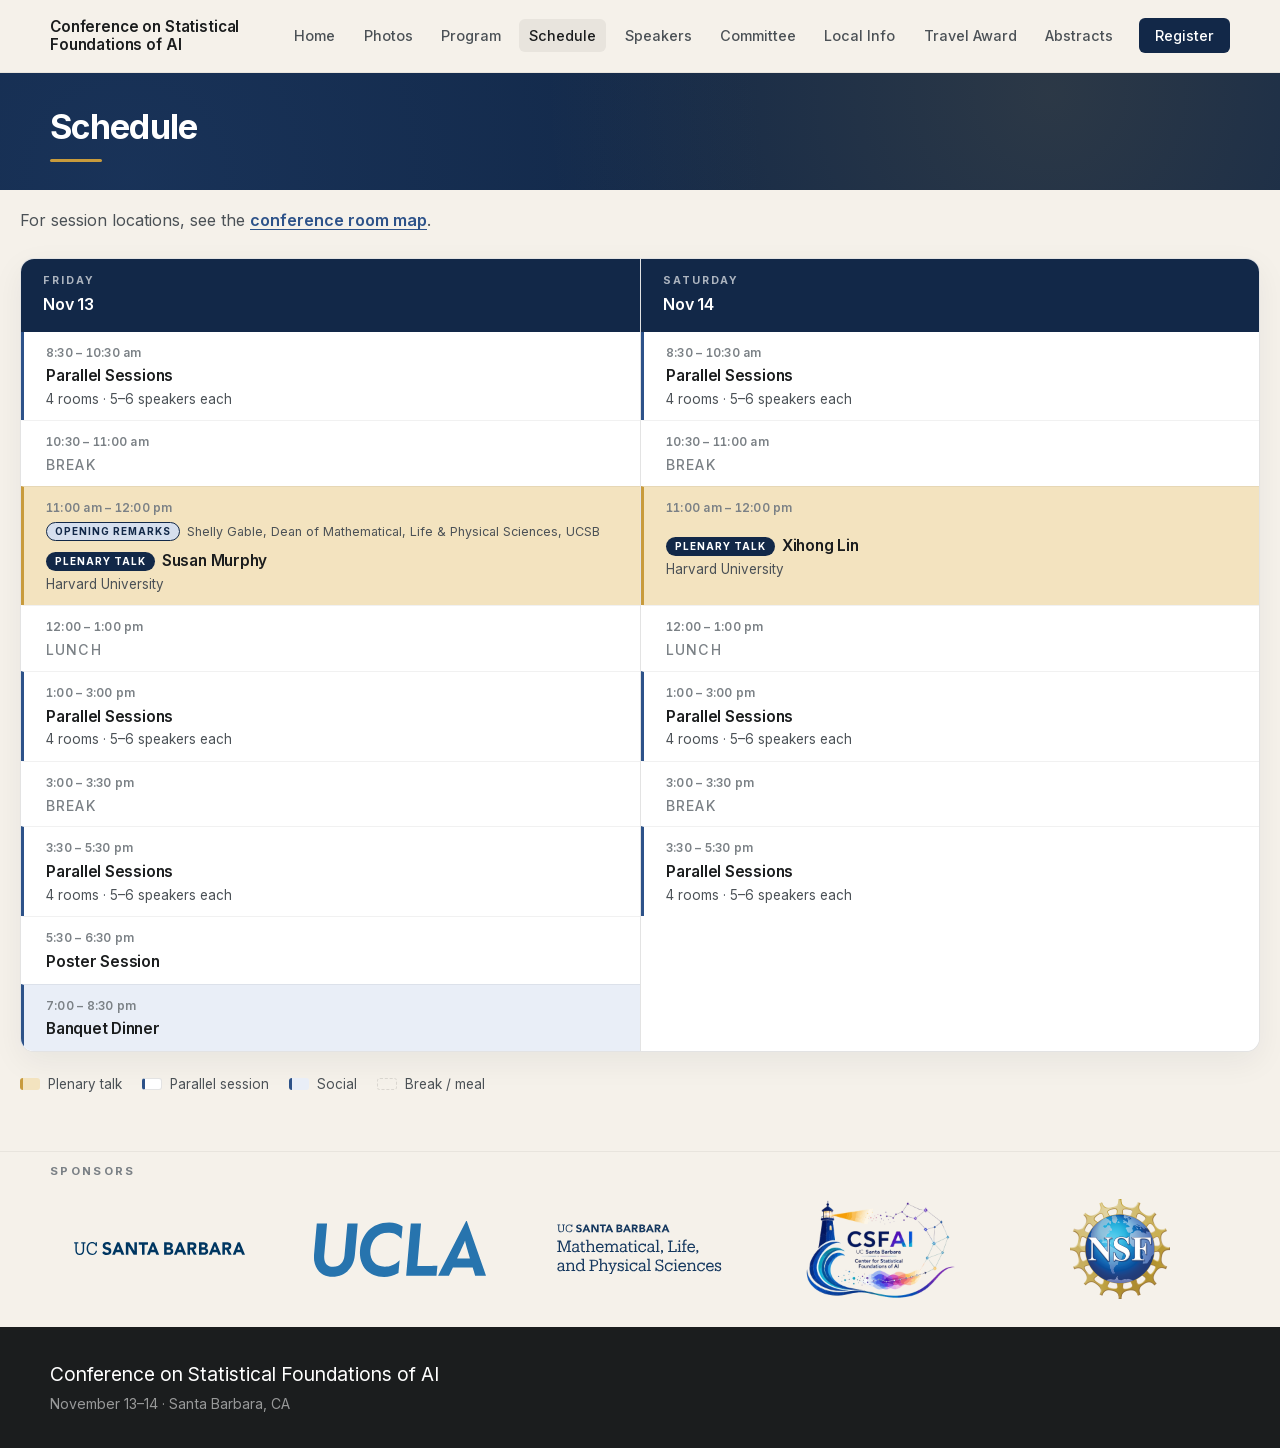
<file: schedule.html>
<!DOCTYPE html>
<html lang="en">
<head>
    <meta charset="UTF-8">
    <meta name="viewport" content="width=device-width, initial-scale=1.0">
    <title>Schedule &mdash; Conference on Statistical Foundations of AI</title>
    <meta name="theme-color" content="#122848">

    <link rel="preload" href="fonts/inter-400-latin.woff2" as="font" type="font/woff2" crossorigin>
    <link rel="preload" href="fonts/inter-600-latin.woff2" as="font" type="font/woff2" crossorigin>

    <link rel="stylesheet" href="styles.css">
<script type="speculationrules">
{
  "prerender": [{
    "where": { "href_matches": "/*" },
    "eagerness": "moderate"
  }]
}
</script>
</head>
<body>

<nav class="site-nav" aria-label="Primary">
    <div class="nav-inner">
        <a class="nav-brand" href="index.html">
            <span class="brand-text">Conference on Statistical<br>Foundations of AI</span>
        </a>
        <button
            class="nav-toggle"
            id="nav-toggle"
            type="button"
            aria-expanded="false"
            aria-controls="nav-list"
            aria-label="Toggle navigation"
        >
            <span class="nav-toggle-bar"></span>
            <span class="nav-toggle-bar"></span>
            <span class="nav-toggle-bar"></span>
        </button>
        <ul class="nav-list" id="nav-list">
            <li><a href="index.html">Home</a></li>
            <li><a href="photos.html">Photos</a></li>
            <li><a href="program.html">Program</a></li>
            <li><a class="is-active" aria-current="page" href="schedule.html">Schedule</a></li>
            <li><a href="speakers.html">Speakers</a></li>
            <li><a href="committee.html">Committee</a></li>
            <li><a href="local-info.html">Local Info</a></li>
            <li><a href="travel-award.html">Travel Award</a></li>
            <li><a href="abstract-submission.html">Abstracts</a></li>
            <li><a class="nav-cta" href="registration.html">Register</a></li>
        </ul>
    </div>
</nav>

<header class="page-header">
    <div class="page-header-inner">
        <h1 class="page-title">Schedule</h1>
    </div>
</header>

<main id="main-content">

    <section class="section section-schedule">
        <div class="section-wrap">
            <p>For session locations, see the <a class="inline-link" href="program.html#room-map">conference room map</a>.</p>
            <nav class="schedule-jump" aria-label="Jump to day">
                <a href="#day-friday">Friday &middot; Nov 13</a>
                <a href="#day-saturday">Saturday &middot; Nov 14</a>
            </nav>

            <div class="schedule">
                <section class="schedule-day" id="day-friday">
                    <header class="schedule-day-head">
                        <span class="schedule-weekday">Friday</span>
                        <h3>Nov 13</h3>
                    </header>
                    <ol class="schedule-events">
                        <li class="schedule-event is-parallel">
                            <time>8:30 &ndash; 10:30 am</time>
                            <h4>Parallel Sessions</h4>
                            <p>4 rooms &middot; 5&ndash;6 speakers each</p>
                        </li>
                        <li class="schedule-event is-break">
                            <time>10:30 &ndash; 11:00 am</time>
                            <h4>Break</h4>
                        </li>
                        <li class="schedule-event is-keynote">
                            <time>11:00 am &ndash; 12:00 pm</time>
                            <p class="schedule-lead-in"><span class="schedule-pill">Opening Remarks</span>Shelly Gable, Dean of Mathematical, Life &amp; Physical Sciences, UCSB</p>
                            <h4><span class="schedule-pill">Plenary Talk</span>Susan Murphy</h4>
                            <p>Harvard University</p>
                        </li>
                        <li class="schedule-event is-break">
                            <time>12:00 &ndash; 1:00 pm</time>
                            <h4>Lunch</h4>
                        </li>
                        <li class="schedule-event is-parallel">
                            <time>1:00 &ndash; 3:00 pm</time>
                            <h4>Parallel Sessions</h4>
                            <p>4 rooms &middot; 5&ndash;6 speakers each</p>
                        </li>
                        <li class="schedule-event is-break">
                            <time>3:00 &ndash; 3:30 pm</time>
                            <h4>Break</h4>
                        </li>
                        <li class="schedule-event is-parallel">
                            <time>3:30 &ndash; 5:30 pm</time>
                            <h4>Parallel Sessions</h4>
                            <p>4 rooms &middot; 5&ndash;6 speakers each</p>
                        </li>
                        <li class="schedule-event">
                            <time>5:30 &ndash; 6:30 pm</time>
                            <h4>Poster Session</h4>
                        </li>
                        <li class="schedule-event is-social">
                            <time>7:00 &ndash; 8:30 pm</time>
                            <h4>Banquet Dinner</h4>
                        </li>
                    </ol>
                </section>

                <section class="schedule-day" id="day-saturday">
                    <header class="schedule-day-head">
                        <span class="schedule-weekday">Saturday</span>
                        <h3>Nov 14</h3>
                    </header>
                    <ol class="schedule-events">
                        <li class="schedule-event is-parallel">
                            <time>8:30 &ndash; 10:30 am</time>
                            <h4>Parallel Sessions</h4>
                            <p>4 rooms &middot; 5&ndash;6 speakers each</p>
                        </li>
                        <li class="schedule-event is-break">
                            <time>10:30 &ndash; 11:00 am</time>
                            <h4>Break</h4>
                        </li>
                        <li class="schedule-event is-keynote">
                            <time>11:00 am &ndash; 12:00 pm</time>
                            <h4><span class="schedule-pill">Plenary Talk</span>Xihong Lin</h4>
                            <p>Harvard University</p>
                        </li>
                        <li class="schedule-event is-break">
                            <time>12:00 &ndash; 1:00 pm</time>
                            <h4>Lunch</h4>
                        </li>
                        <li class="schedule-event is-parallel">
                            <time>1:00 &ndash; 3:00 pm</time>
                            <h4>Parallel Sessions</h4>
                            <p>4 rooms &middot; 5&ndash;6 speakers each</p>
                        </li>
                        <li class="schedule-event is-break">
                            <time>3:00 &ndash; 3:30 pm</time>
                            <h4>Break</h4>
                        </li>
                        <li class="schedule-event is-parallel">
                            <time>3:30 &ndash; 5:30 pm</time>
                            <h4>Parallel Sessions</h4>
                            <p>4 rooms &middot; 5&ndash;6 speakers each</p>
                        </li>
                    </ol>
                </section>
            </div>

            <ul class="schedule-legend" aria-label="Legend">
                <li><span class="legend-swatch legend-keynote"></span>Plenary talk</li>
                <li><span class="legend-swatch legend-parallel"></span>Parallel session</li>
                <li><span class="legend-swatch legend-social"></span>Social</li>
                <li><span class="legend-swatch legend-break"></span>Break / meal</li>
            </ul>
        </div>
    </section>
</main>

<footer class="site-footer">
    <section class="footer-logos" aria-label="Sponsors">
        <div class="footer-inner">
            <p class="footer-logos-label">Sponsors</p>
            <ul class="logo-list">
                <li class="logo-slot"><img src="logos/ucsb.svg" alt="UC Santa Barbara"></li>
                <li class="logo-slot"><img src="logos/ucla.svg" alt="UC Los Angeles"></li>
                <li class="logo-slot"><img src="logos/MLPS.svg" alt="Division of Mathematical, Life, and Physical Sciences, UC Santa Barbara"></li>
                <li class="logo-slot logo-slot-lg">
                    <picture>
                        <source srcset="logos/csfai.webp" type="image/webp">
                        <img src="logos/csfai.png" alt="Center for Statistical Foundations of AI">
                    </picture>
                </li>
                <li class="logo-slot logo-slot-lg"><img src="logos/nsf.png" alt="National Science Foundation"></li>
            </ul>
        </div>
    </section>
    <div class="footer-bottom">
        <div class="footer-inner">
            <div>
                <p class="footer-title">Conference on Statistical Foundations of AI</p>
                <p class="footer-meta">November 13&ndash;14 &middot; Santa Barbara, CA</p>
            </div>
        </div>
    </div>
</footer>

<script src="navigation.js" defer></script>
</body>
</html>
</file>
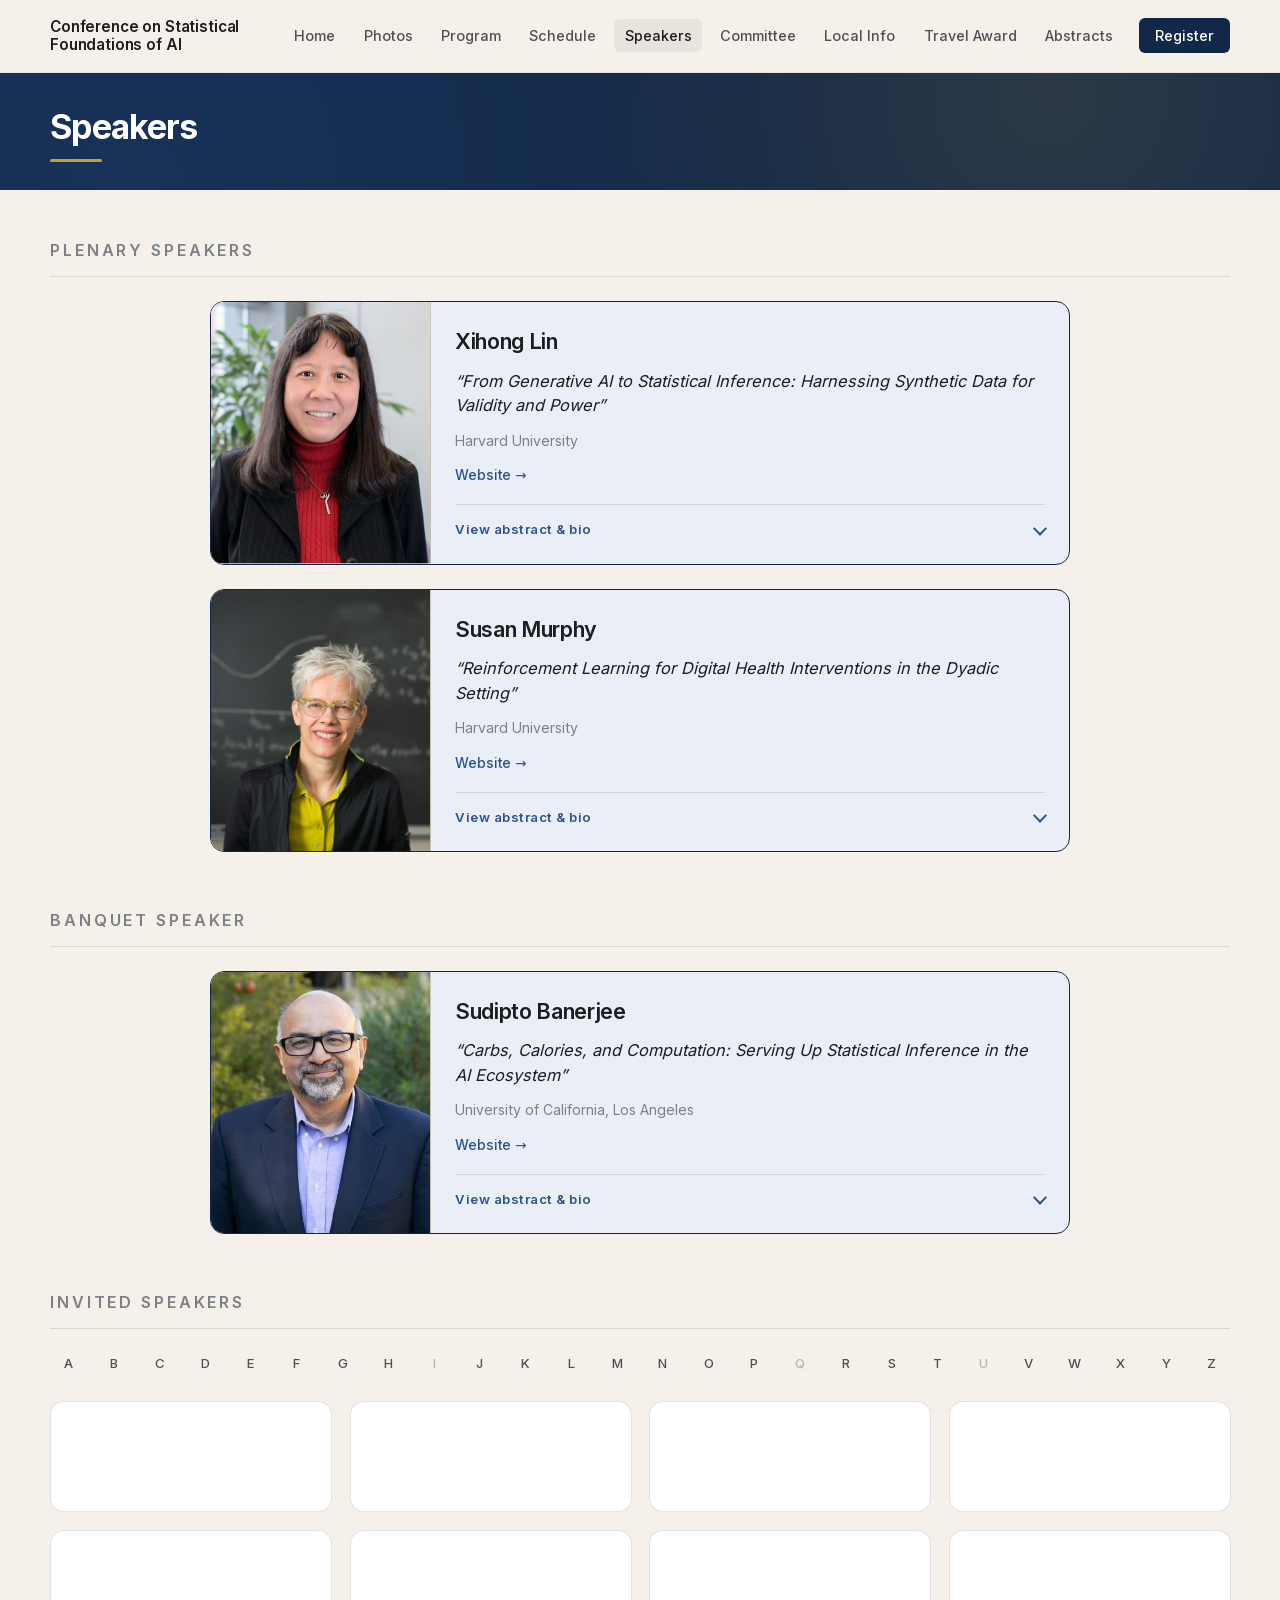
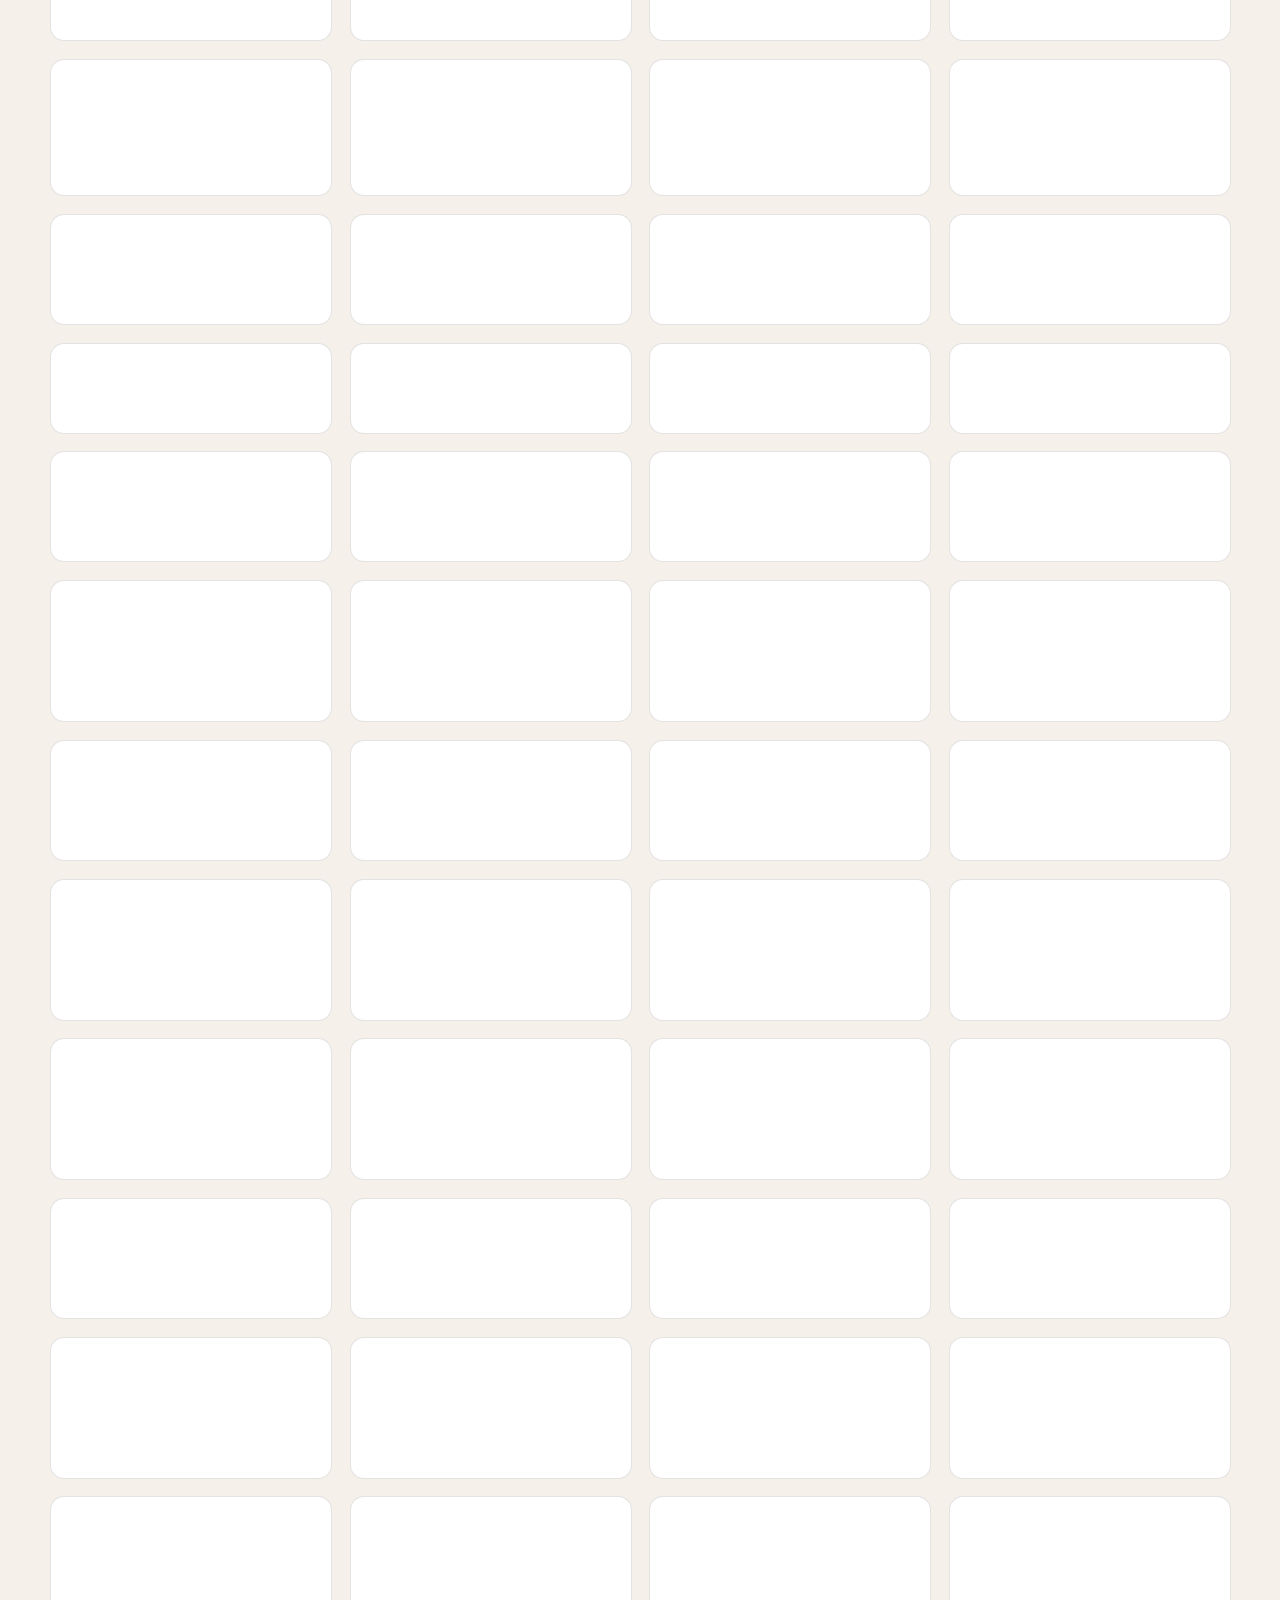
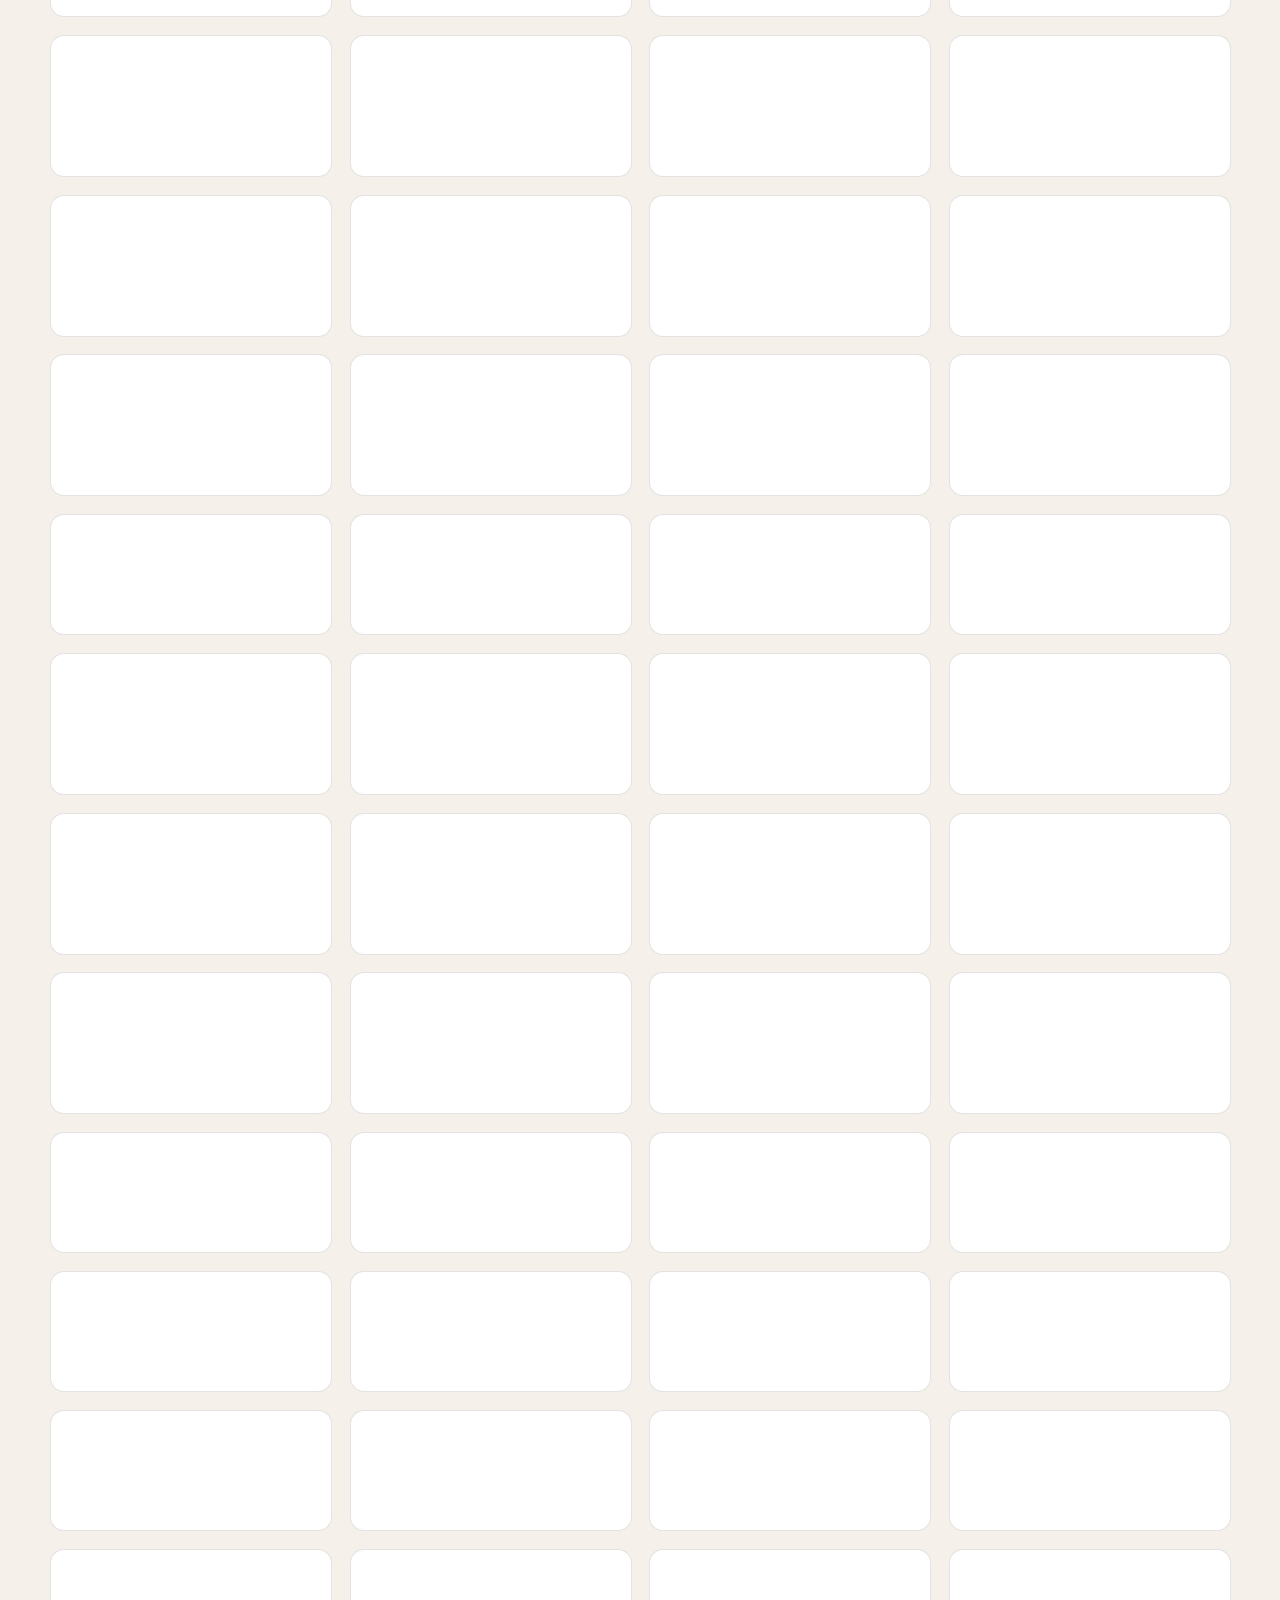
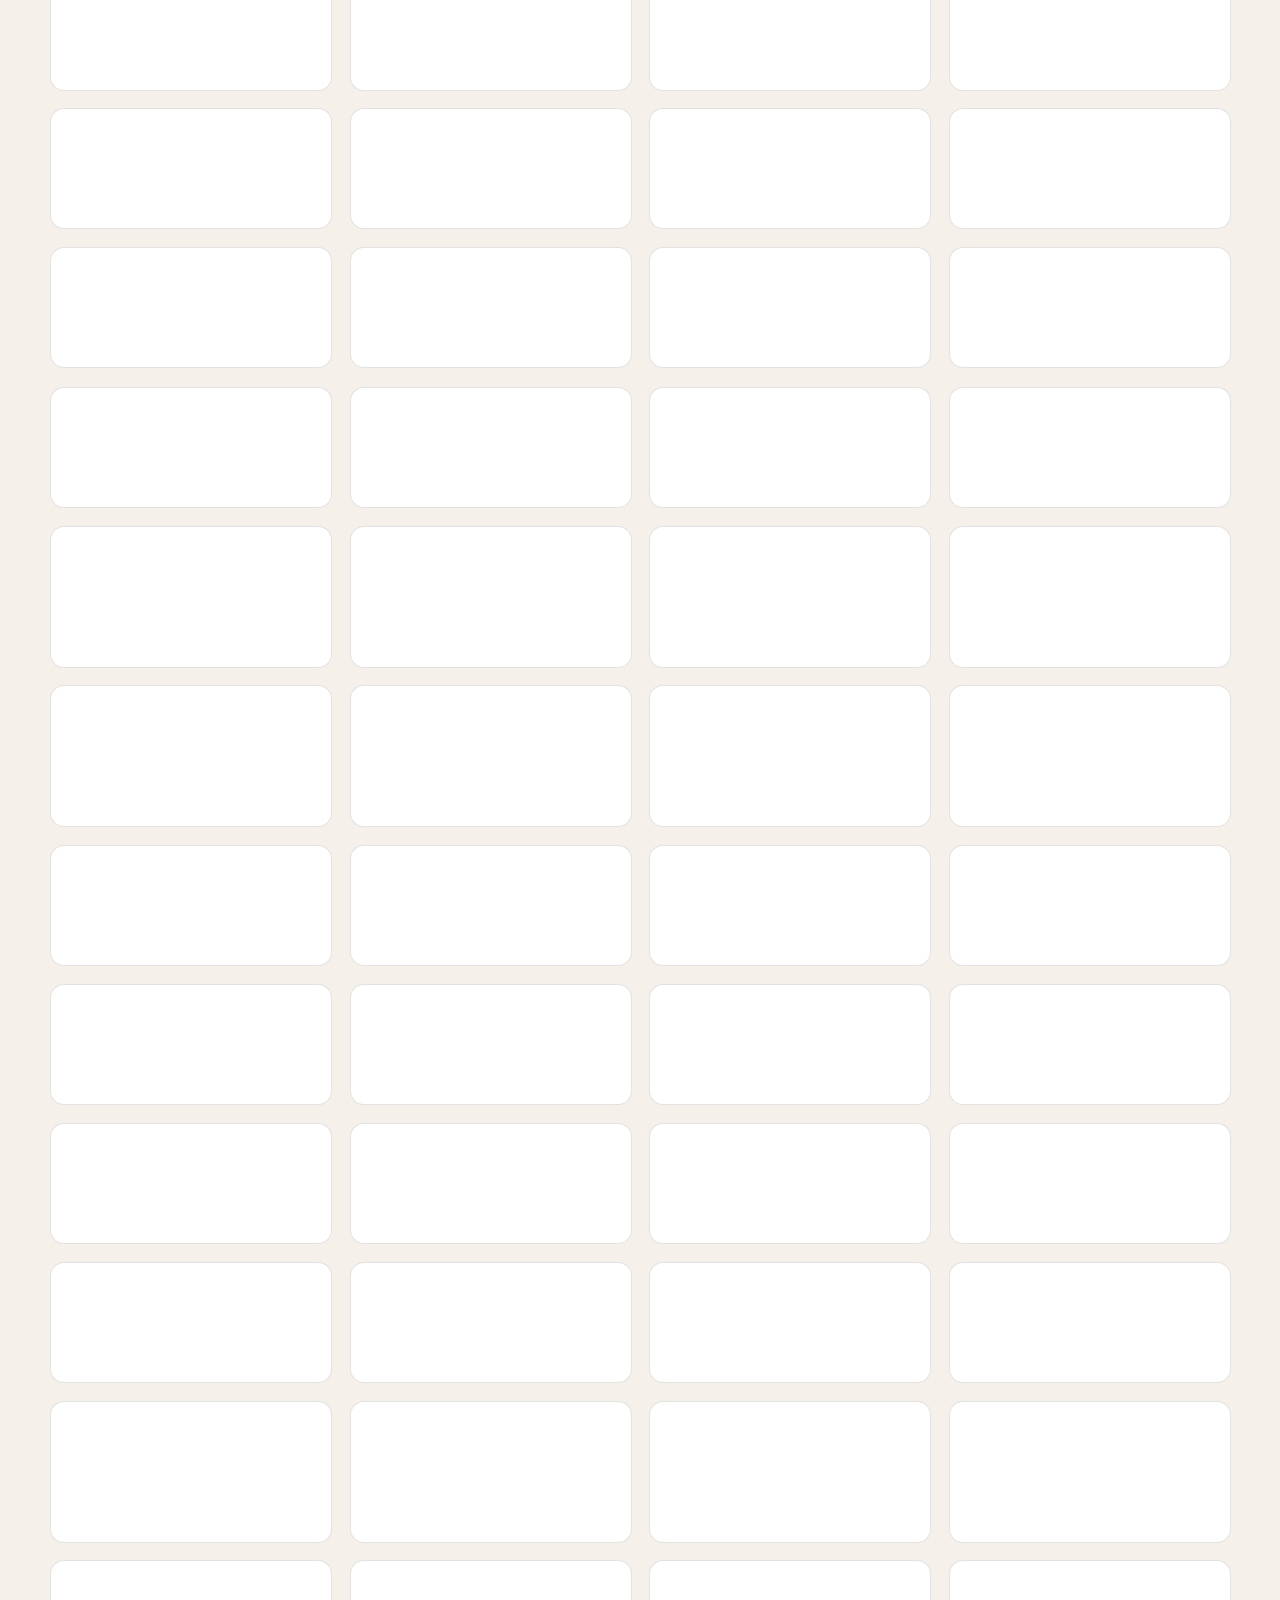
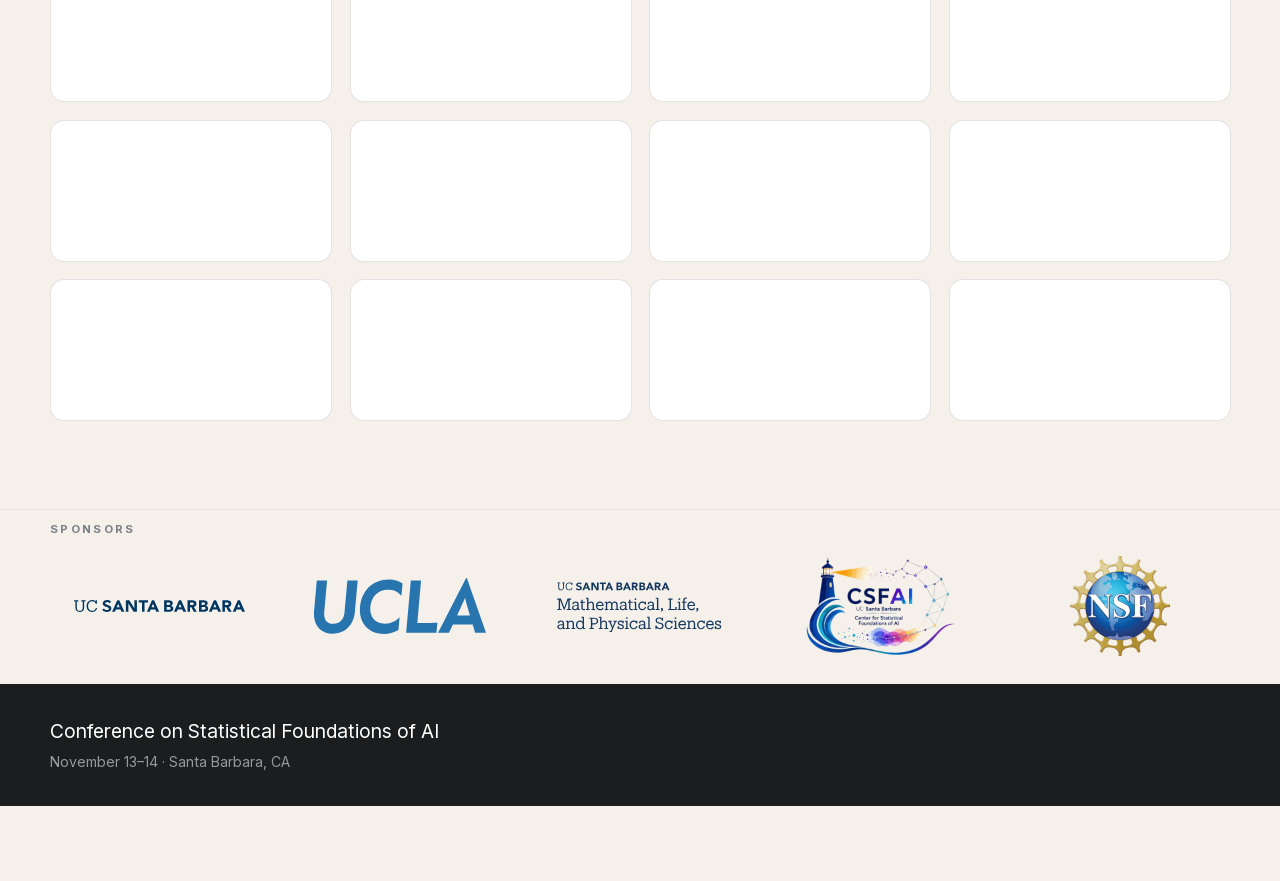
<file: speakers.html>
<!DOCTYPE html>
<html lang="en">
<head>
    <meta charset="UTF-8">
    <meta name="viewport" content="width=device-width, initial-scale=1.0">
    <title>Speakers &mdash; Conference on Statistical Foundations of AI</title>
    <meta name="theme-color" content="#122848">

    <link rel="preload" href="fonts/inter-400-latin.woff2" as="font" type="font/woff2" crossorigin>
    <link rel="preload" href="fonts/inter-600-latin.woff2" as="font" type="font/woff2" crossorigin>

    <link rel="stylesheet" href="styles.css">
<script type="speculationrules">
{
  "prerender": [{
    "where": { "href_matches": "/*" },
    "eagerness": "moderate"
  }]
}
</script>
</head>
<body>

<nav class="site-nav" aria-label="Primary">
    <div class="nav-inner">
        <a class="nav-brand" href="index.html">
            <span class="brand-text">Conference on Statistical<br>Foundations of AI</span>
        </a>
        <button
            class="nav-toggle"
            id="nav-toggle"
            type="button"
            aria-expanded="false"
            aria-controls="nav-list"
            aria-label="Toggle navigation"
        >
            <span class="nav-toggle-bar"></span>
            <span class="nav-toggle-bar"></span>
            <span class="nav-toggle-bar"></span>
        </button>
        <ul class="nav-list" id="nav-list">
            <li><a href="index.html">Home</a></li>
            <li><a href="photos.html">Photos</a></li>
            <li><a href="program.html">Program</a></li>
            <li><a href="schedule.html">Schedule</a></li>
            <li><a class="is-active" aria-current="page" href="speakers.html">Speakers</a></li>
            <li><a href="committee.html">Committee</a></li>
            <li><a href="local-info.html">Local Info</a></li>
            <li><a href="travel-award.html">Travel Award</a></li>
            <li><a href="abstract-submission.html">Abstracts</a></li>
            <li><a class="nav-cta" href="registration.html">Register</a></li>
        </ul>
    </div>
</nav>

<header class="page-header">
    <div class="page-header-inner">
        <h1 class="page-title">Speakers</h1>
    </div>
</header>

<main id="main-content">

     <section class="section">
        <div class="section-wrap">
            <h3 class="subheading">Plenary Speakers</h3>
            <div class="speaker-row speaker-row-plenary">
                <details class="speaker-card speaker-card-keynote">
                    <summary>
                        <div class="speaker-photo">
                            <img src="speakers/xihong_lin.jpg" alt="">
                        </div>
                        <div class="speaker-body">
                            <h4>Xihong Lin</h4>
                            <p class="speaker-talk">&ldquo;From Generative AI to Statistical Inference: Harnessing Synthetic Data for Validity and Power&rdquo;</p>
                            <p class="speaker-affiliation">Harvard University</p>
                            <a class="speaker-website" href="https://hsph.harvard.edu/profile/xihong-lin/" target="_blank" rel="noopener" onclick="event.stopPropagation()">Website &rarr;</a>
                            <span class="speaker-toggle">
                                <span class="speaker-toggle-open">View abstract &amp; bio</span>
                                <span class="speaker-toggle-close">Hide details</span>
                                <span class="speaker-toggle-icon" aria-hidden="true"></span>
                            </span>
                        </div>
                    </summary>
                    <div class="speaker-extra">
                        <div class="speaker-extra-block">
                            <h5>Abstract</h5>
                            <p>The integration of statistics and generative AI plays a pivotal role in accelerating trustworthy, cross-domain scientific discovery. Recent advances in generative models have dramatically expanded the availability and use of synthetic data across scientific domains. While these developments create exciting opportunities to enhance data analysis, they also raise fundamental statistical challenges regarding how synthetic data can be used in a valid, reliable, and principled manner. In this talk, we first discuss the generation of high-fidelity, high-dimensional synthetic data for real-world applications using generative AI models, including transformers, diffusion models, and latent flow-matching models. We then present a principled framework for integrating observed and synthetic data in downstream analyses to ensure valid statistical inference, even when generative AI models are misspecified. Specifically, we introduce synthetic-data-assisted methods for continuous and discrete outcomes based on an augmented synthetic data likelihood that integrates observed and synthetic data. We show that these methods are robust to misspecification of black-box generative models and can improve statistical power when the generative models provide informative synthetic data. We demonstrate the utility of these methods through applications to UK Biobank data, including genome-wide association studies (GWAS) of proteomic data, whole-genome sequencing (WGS) analyses of brain imaging phenotypes, and analyses of binary mental health survey outcomes. These applications involve substantial missingness, with approximately 70&ndash;90% of the relevant data missing, highlighting the potential of synthetic-data-assisted methods to enable more powerful and reliable scientific discovery in challenging real-world settings.</p>
                        </div>
                        <div class="speaker-extra-block">
                            <h5>Bio</h5>
                            <p>Xihong Lin is Professor and former Chair of Biostatistics, Professor and Chair of Statistics at Harvard University, and the Coordinating Director of the Program in Quantitative Genomics at Harvard School of Public Health. Dr. Lin works on the development and application of integrating statistical, machine learning and generative AI methods for the analysis of massive and complex genetic, genomic and health data. Dr. Lin is an elected member of the US National Academy of Sciences and the US National Academy of Medicine. She received the Presidents&rsquo; Award and the FN David Award from the Committee of Presidents of Statistical Societies (COPSS), the Mortimer Spiegelman Award and the Lowell Reed Lecture Award from the American Public Health Association, the Jerome Sacks Award for Outstanding Cross-Disciplinary Research from the National Institute of Statistical Science, and the Marvin Zelen Leadership in Statistical Science Award. She is an elected fellow of American Association for the Advancement of Science, American Statistical Association, Institute of Mathematical Statistics, and International Statistical Institute. She is the President-Elect of the Institute of Mathematical Statistics. Her research has been supported by several NIH grants, including the NCI MERIT (R37) and Outstanding Investigator (R35) Awards.</p>
                        </div>
                    </div>
                </details>
                <details class="speaker-card speaker-card-keynote">
                    <summary>
                        <div class="speaker-photo">
                            <img src="speakers/susan-murphy.jpg" alt="">
                        </div>
                        <div class="speaker-body">
                            <h4>Susan Murphy</h4>
                            <p class="speaker-talk">&ldquo;Reinforcement Learning for Digital Health Interventions in the Dyadic Setting&rdquo;</p>
                            <p class="speaker-affiliation">Harvard University</p>
                            <a class="speaker-website" href="https://people.seas.harvard.edu/~samurphy/" target="_blank" rel="noopener" onclick="event.stopPropagation()">Website &rarr;</a>
                            <span class="speaker-toggle">
                                <span class="speaker-toggle-open">View abstract &amp; bio</span>
                                <span class="speaker-toggle-close">Hide details</span>
                                <span class="speaker-toggle-icon" aria-hidden="true"></span>
                            </span>
                        </div>
                    </summary>
                    <div class="speaker-extra">
                        <div class="speaker-extra-block">
                            <h5>Abstract</h5>
                            <p>We present our ongoing work on the development of an online reinforcement learning (RL) algorithm for dyadic digital intervention settings in which the task for the RL algorithm is to assist the target person, with a difficult illness, remain adherent to needed behavioral activities. To achieve this goal the RL algorithm will not only deliver digital interventions to the target person but also deliver interventions to assist the carepartner to manage caregiving burden and help the two individuals improve their relationship. That is, different RL components target different elements of the dyad. The RL algorithm is a multi-agent RL algorithm in which the 3 agents make decisions on the 3 elements of the dyad. We incorporate domain knowledge in the form of approximal causal directed acyclic graphs to speed up online learning in this sparse data setting. This work is motivated by our development of the ADAPTS-HCT multi-agent RL algorithm, designed to improve medication adherence by young adults who have undergone a blood and bone marrow transplant. The RL algorithm is currently being deployed in a trial.</p>
                        </div>
                        <div class="speaker-extra-block">
                            <h5>Bio</h5>
                            <p>Susan A. Murphy is Mallinckrodt Professor of Statistics and of Computer Science and Associate Faculty at the Kempner Institute, Harvard University. Her research focuses on improving sequential decision making via the development of online, real-time reinforcement learning algorithms. Her lab is involved in multiple deployments of these algorithms in digital health. She is a member of the US National Academy of Sciences and of the US National Academy of Medicine. In 2013 she was awarded a MacArthur Fellowship for her work on experimental designs to inform sequential decision making. She is a Fellow of the College on Problems in Drug Dependence, Past-President of Institute of Mathematical Statistics, Past-President of the Bernoulli Society and a former editor of the Annals of Statistics.</p>
                        </div>
                    </div>
                </details>
            </div>

            <h3 class="subheading">Banquet Speaker</h3>
            <div class="speaker-row">
                <details class="speaker-card speaker-card-keynote">
                    <summary>
                        <div class="speaker-photo">
                            <img src="speakers/banerjee.avif" alt="">
                        </div>
                        <div class="speaker-body">
                            <h4>Sudipto Banerjee</h4>
                            <p class="speaker-talk">&ldquo;Carbs, Calories, and Computation: Serving Up Statistical Inference in the AI Ecosystem&rdquo;</p>
                            <p class="speaker-affiliation">University of California, Los Angeles</p>
                            <a class="speaker-website" href="http://sudipto.bol.ucla.edu/" target="_blank" rel="noopener" onclick="event.stopPropagation()">Website &rarr;</a>
                            <span class="speaker-toggle">
                                <span class="speaker-toggle-open">View abstract &amp; bio</span>
                                <span class="speaker-toggle-close">Hide details</span>
                                <span class="speaker-toggle-icon" aria-hidden="true"></span>
                            </span>
                        </div>
                    </summary>
                    <div class="speaker-extra">
                        <div class="speaker-extra-block">
                            <h5>Abstract</h5>
                            <p>Tonight, I will share my perspectives on the profound paradigm shift currently taking place in data analysis, driven by the rapid growth of artificial intelligence technologies. At a time when many in the statistical community are, perhaps understandably, feeling somewhat insecure about the future of our discipline, I will argue that the evolution of AI actually offers an expansive intellectual frontier. Rather than displacing us, statistical methods will not merely co-exist with machine learning and computer science, but will serve as the crucial engine driving probabilistic inference at unprecedented scales. To illustrate this, I will elucidate a basket of ideas that synthesize into an artificially intelligent inferential system. The first two&mdash;amortized inference for training generative AI frameworks on complex data, and transfer learning for scaling inference to massive datasets&mdash;operate as two sides of the same coin: achieving unparalleled computational efficiency through memory. The third idea, predictive stacking, builds upon this foundation to deliver exact, simulation-based inference without resorting to expensive iterative methods. Finally, I will bring these synthesized concepts to life through a real-time case study in spatial energetics. Drawing on streaming mobile health data from wearable devices in the UCLA PASTA-LA project, I will demonstrate how these methods unlock real-time insights into a subject&rsquo;s metabolic levels as a function of their mobility, ultimately showing how the synergy of Statistics and AI drives tangible public health innovations.</p>
                        </div>
                        <div class="speaker-extra-block">
                            <h5>Bio</h5>
                            <p>Sudipto Banerjee, Ph.D., is a Professor in the Department of Biostatistics and the Department of Statistics &amp; Data Science at the University of California, Los Angeles (UCLA). He currently serves as the Senior Associate Dean at the UCLA Fielding School of Public Health and holds an affiliate appointment in the UCLA Institute of the Environment and Sustainability. Prior to his current leadership role, he served as the Chair of the UCLA Department of Biostatistics from 2014 through 2023. Dr. Banerjee is a globally recognized leader in spatial statistics and Bayesian modeling. His pioneering research focuses on developing statistical machine learning methods and Bayesian inference for complex systems involving massive datasets (&ldquo;BIG DATA&rdquo;). His methodologies are widely utilized in spatial data science, spatial epidemiology, and to analyze how environmental processes impact public health. A prominent voice in the statistical community, Dr. Banerjee served as the President of the International Society for Bayesian Analysis (ISBA) in 2022. His extensive scholarly contributions have earned him numerous prestigious honors, including the Mortimer Spiegelman Award from the American Public Health Association, the George W. Snedecor Award from the Committee of Presidents of Statistical Societies (COPSS), and the Jerome Sacks Award for Outstanding Cross-Disciplinary Research from the National Institute of Statistical Sciences (NISS). Dr. Banerjee is an elected Fellow of the American Statistical Association (ASA), the Institute of Mathematical Statistics (IMS), ISBA, and the American Association for the Advancement of Science (AAAS).</p>
                        </div>
                    </div>
                </details>
            </div>

            <h3 class="subheading">Invited Speakers</h3>
            <div class="speaker-alphabet-wrap">
                <nav class="speaker-alphabet" aria-label="Jump to invited speakers by last name">
                    <a href="#speakers-a" aria-label="Last names starting with A">A</a>
                    <a href="#speakers-b" aria-label="Last names starting with B">B</a>
                    <a href="#speakers-c" aria-label="Last names starting with C">C</a>
                    <a href="#speakers-d" aria-label="Last names starting with D">D</a>
                    <a href="#speakers-e" aria-label="Last names starting with E">E</a>
                    <a href="#speakers-f" aria-label="Last names starting with F">F</a>
                    <a href="#speakers-g" aria-label="Last names starting with G">G</a>
                    <a href="#speakers-h" aria-label="Last names starting with H">H</a>
                    <span aria-disabled="true" aria-label="No invited speakers with last names starting with I">I</span>
                    <a href="#speakers-j" aria-label="Last names starting with J">J</a>
                    <a href="#speakers-k" aria-label="Last names starting with K">K</a>
                    <a href="#speakers-l" aria-label="Last names starting with L">L</a>
                    <a href="#speakers-m" aria-label="Last names starting with M">M</a>
                    <a href="#speakers-n" aria-label="Last names starting with N">N</a>
                    <a href="#speakers-o" aria-label="Last names starting with O">O</a>
                    <a href="#speakers-p" aria-label="Last names starting with P">P</a>
                    <span aria-disabled="true" aria-label="No invited speakers with last names starting with Q">Q</span>
                    <a href="#speakers-r" aria-label="Last names starting with R">R</a>
                    <a href="#speakers-s" aria-label="Last names starting with S">S</a>
                    <a href="#speakers-t" aria-label="Last names starting with T">T</a>
                    <span aria-disabled="true" aria-label="No invited speakers with last names starting with U">U</span>
                    <a href="#speakers-v" aria-label="Last names starting with V">V</a>
                    <a href="#speakers-w" aria-label="Last names starting with W">W</a>
                    <a href="#speakers-x" aria-label="Last names starting with X">X</a>
                    <a href="#speakers-y" aria-label="Last names starting with Y">Y</a>
                    <a href="#speakers-z" aria-label="Last names starting with Z">Z</a>
                </nav>
                <button class="speaker-alphabet-back" type="button" aria-label="Show previous last-name letters" hidden>&larr;</button>
                <button class="speaker-alphabet-more" type="button" aria-label="Show more last-name letters" hidden>&rarr;</button>
            </div>
            <div class="committee-grid invited-speakers-grid">
                <div class="committee-member" id="speakers-a" tabindex="-1">
                    <h4>Arash Amini</h4>
                    <p>University of California, Los Angeles</p>
                    <a class="committee-link" href="http://www.stat.ucla.edu/~arashamini/" target="_blank" rel="noopener">Website &rarr;</a>
                </div>
                <div class="committee-member">
                    <h4>Jes&uacute;s Arroyo</h4>
                    <p>Texas A&amp;M University</p>
                    <a class="committee-link" href="https://jesus-arroyo.github.io/" target="_blank" rel="noopener">Website &rarr;</a>
                </div>
                <div class="committee-member" id="speakers-b" tabindex="-1">
                    <h4>Mouli Banerjee</h4>
                    <p>University of Michigan</p>
                    <a class="committee-link" href="https://dept.stat.lsa.umich.edu/~moulib/" target="_blank" rel="noopener">Website &rarr;</a>
                </div>
                <div class="committee-member">
                    <h4>Sam Behseta</h4>
                    <p>Kaiser Permanente</p>
                    <a class="committee-link" href="https://www.linkedin.com/in/sam-behseta-35a71185/" target="_blank" rel="noopener">Website &rarr;</a>
                </div>
                <div class="committee-member">
                    <h4>Veronica Berrocal</h4>
                    <p>University of California, Irvine</p>
                    <a class="committee-link" href="https://www.stat.uci.edu/faculty/veronica-berrocal/" target="_blank" rel="noopener">Website &rarr;</a>
                </div>
                <div class="committee-member">
                    <h4>Xuan Bi</h4>
                    <p>University of Minnesota</p>
                    <a class="committee-link" href="https://sites.google.com/site/xuanbigts/" target="_blank" rel="noopener">Website &rarr;</a>
                </div>
                <div class="committee-member">
                    <h4>Jacob Bien</h4>
                    <p>University of Southern California</p>
                    <a class="committee-link" href="https://faculty.marshall.usc.edu/jacob-bien/" target="_blank" rel="noopener">Website &rarr;</a>
                </div>
                <div class="committee-member">
                    <h4>Matteo Bonvini</h4>
                    <p>Rutgers University</p>
                    <a class="committee-link" href="https://www.matteobonvini.com/" target="_blank" rel="noopener">Website &rarr;</a>
                </div>
                <div class="committee-member" id="speakers-c" tabindex="-1">
                    <h4>Joshua Cape</h4>
                    <p>University of Wisconsin&ndash;Madison</p>
                    <a class="committee-link" href="https://jcape1.github.io/" target="_blank" rel="noopener">Website &rarr;</a>
                </div>
                <div class="committee-member">
                    <h4>Kun Chen</h4>
                    <p>University of Connecticut</p>
                    <a class="committee-link" href="https://kun-chen.uconn.edu/" target="_blank" rel="noopener">Website &rarr;</a>
                </div>
                <div class="committee-member">
                    <h4>Xiaohui Chen</h4>
                    <p>University of Southern California</p>
                    <a class="committee-link" href="https://the-xiaohuichen.github.io/" target="_blank" rel="noopener">Website &rarr;</a>
                </div>
                <div class="committee-member">
                    <h4>Hyunkeun Ryan Cho</h4>
                    <p>University of California, San Diego</p>
                    <a class="committee-link" href="https://profiles.ucsd.edu/hyunkeun.cho" target="_blank" rel="noopener">Website &rarr;</a>
                </div>
                <div class="committee-member">
                    <h4>Carlos Cinelli</h4>
                    <p>University of Washington</p>
                    <a class="committee-link" href="https://carloscinelli.com/" target="_blank" rel="noopener">Website &rarr;</a>
                </div>
                <div class="committee-member">
                    <h4>Bertrand Clarke</h4>
                    <p>University of Nebraska&ndash;Lincoln</p>
                    <a class="committee-link" href="https://statistics.unl.edu/person/bertrand-clarke/" target="_blank" rel="noopener">Website &rarr;</a>
                </div>
                <div class="committee-member">
                    <h4>Radu Craiu</h4>
                    <p>University of Toronto</p>
                    <a class="committee-link" href="https://raducraiu.com/" target="_blank" rel="noopener">Website &rarr;</a>
                </div>
                <div class="committee-member">
                    <h4>Xinping Cui</h4>
                    <p>University of California, Riverside</p>
                    <a class="committee-link" href="https://faculty.ucr.edu/~xpcui/" target="_blank" rel="noopener">Website &rarr;</a>
                </div>
                <div class="committee-member" id="speakers-d" tabindex="-1">
                    <h4>Michael Daniels</h4>
                    <p>University of Florida</p>
                    <a class="committee-link" href="https://people.clas.ufl.edu/daniels/" target="_blank" rel="noopener">Website &rarr;</a>
                </div>
                <div class="committee-member">
                    <h4>Nabarun Deb</h4>
                    <p>University of Chicago</p>
                    <a class="committee-link" href="https://nabarund.github.io/" target="_blank" rel="noopener">Website &rarr;</a>
                </div>
                <div class="committee-member">
                    <h4>Walter Dempsey</h4>
                    <p>University of Michigan</p>
                    <a class="committee-link" href="https://sph.umich.edu/faculty-profiles/dempsey-walter.html" target="_blank" rel="noopener">Website &rarr;</a>
                </div>
                <div class="committee-member">
                    <h4>Yujia Deng</h4>
                    <p>Meta</p>
                    <a class="committee-link" href="https://scholar.google.com/citations?user=JNDFZz4AAAAJ&amp;hl=en" target="_blank" rel="noopener">Website &rarr;</a>
                </div>
                <div class="committee-member">
                    <h4>Jie Ding</h4>
                    <p>University of Minnesota</p>
                    <a class="committee-link" href="https://jding.org/" target="_blank" rel="noopener">Website &rarr;</a>
                </div>
                <div class="committee-member">
                    <h4>Xiucai Ding</h4>
                    <p>University of California, Davis</p>
                    <a class="committee-link" href="https://xcding1212.github.io/" target="_blank" rel="noopener">Website &rarr;</a>
                </div>
                <div class="committee-member">
                    <h4>Hani Doss</h4>
                    <p>University of Florida</p>
                    <a class="committee-link" href="https://people.clas.ufl.edu/hdoss/" target="_blank" rel="noopener">Website &rarr;</a>
                </div>
                <div class="committee-member">
                    <h4>Rui Duan</h4>
                    <p>Harvard University</p>
                    <a class="committee-link" href="https://sites.google.com/view/ruiduan/" target="_blank" rel="noopener">Website &rarr;</a>
                </div>
                <div class="committee-member" id="speakers-e" tabindex="-1">
                    <h4>Louis Ehwerhemuepha</h4>
                    <p>Children&rsquo;s Hospital of Orange County</p>
                    <a class="committee-link" href="https://choc.org/research/computational-and-data-science-research/" target="_blank" rel="noopener">Website &rarr;</a>
                </div>
                <div class="committee-member" id="speakers-f" tabindex="-1">
                    <h4>Yang Feng</h4>
                    <p>New York University</p>
                    <a class="committee-link" href="https://yangfengstat.github.io/" target="_blank" rel="noopener">Website &rarr;</a>
                </div>
                <div class="committee-member">
                    <h4>Will Fithian</h4>
                    <p>University of California, Berkeley</p>
                    <a class="committee-link" href="https://www.stat.berkeley.edu/~wfithian/" target="_blank" rel="noopener">Website &rarr;</a>
                </div>

                <div class="committee-member">
                    <h4>Haoda Fu</h4>
                    <p>Amgen</p>
                    <a class="committee-link" href="https://scholar.google.com/citations?user=Owx_rqAAAAAJ&hl=en" target="_blank" rel="noopener">Website &rarr;</a>
                </div>
                <div class="committee-member" id="speakers-g" tabindex="-1">
                    <h4>Irina Gaynanova</h4>
                    <p>University of Michigan</p>
                    <a class="committee-link" href="https://irinagain.github.io/" target="_blank" rel="noopener">Website &rarr;</a>
                </div>
                <div class="committee-member">
                    <h4>Ryan Giordano</h4>
                    <p>University of California, Berkeley</p>
                    <a class="committee-link" href="https://rgiordan.github.io/" target="_blank" rel="noopener">Website &rarr;</a>
                </div>
                <div class="committee-member">
                    <h4>Tian Gu</h4>
                    <p>Columbia University</p>
                    <a class="committee-link" href="https://www.gutian.info/" target="_blank" rel="noopener">Website &rarr;</a>
                </div>
                <div class="committee-member">
                    <h4>Yuqi Gu</h4>
                    <p>Columbia University</p>
                    <a class="committee-link" href="https://yuqigu.github.io/" target="_blank" rel="noopener">Website &rarr;</a>
                </div>
                <div class="committee-member">
                    <h4>Michele Guindani</h4>
                    <p>University of California, Los Angeles</p>
                    <a class="committee-link" href="https://www.micheleguindani.info/" target="_blank" rel="noopener">Website &rarr;</a>
                </div>
                <div class="committee-member">
                    <h4>Xinzhou Guo</h4>
                    <p>Hong Kong University of Science and Technology</p>
                    <a class="committee-link" href="https://facultyprofiles.hkust.edu.hk/profiles.php?profile=xinzhou-guo-xinzhoug" target="_blank" rel="noopener">Website &rarr;</a>
                </div>
                <div class="committee-member">
                    <h4>Ying Guo</h4>
                    <p>Emory University</p>
                    <a class="committee-link" href="https://www.yingguo.us/" target="_blank" rel="noopener">Website &rarr;</a>
                </div>
                <div class="committee-member" id="speakers-h" tabindex="-1">
                    <h4>Qiyang Han</h4>
                    <p>Rutgers University</p>
                    <a class="committee-link" href="https://statweb.rutgers.edu/qh85/" target="_blank" rel="noopener">Website &rarr;</a>
                </div>
                <div class="committee-member">
                    <h4>Wenqing He</h4>
                    <p>Western University</p>
                    <a class="committee-link" href="https://www.uwo.ca/stats/people/bios/wenqing-he.html" target="_blank" rel="noopener">Website &rarr;</a>
                </div>
                <div class="committee-member">
                    <h4>Andrew Holbrook</h4>
                    <p>University of California, Los Angeles</p>
                    <a class="committee-link" href="https://andrewjholbrook.github.io/" target="_blank" rel="noopener">Website &rarr;</a>
                </div>
                <div class="committee-member">
                    <h4>Feifang Hu</h4>
                    <p>George Washington University</p>
                    <a class="committee-link" href="https://statistics.columbian.gwu.edu/feifang-hu" target="_blank" rel="noopener">Website &rarr;</a>
                </div>
                <div class="committee-member">
                    <h4>Mingzhao Hu</h4>
                    <p>Mayo Clinic</p>
                    <a class="committee-link" href="https://sites.google.com/view/mingzhaohu" target="_blank" rel="noopener">Website &rarr;</a>
                </div>
                <div class="committee-member" id="speakers-j" tabindex="-1">
                    <h4>Tate Jacobson</h4>
                    <p>Oregon State University</p>
                    <a class="committee-link" href="https://tatejacobson.github.io/" target="_blank" rel="noopener">Website &rarr;</a>
                </div>
                <div class="committee-member">
                    <h4>Soham Jana</h4>
                    <p>University of Notre Dame</p>
                    <a class="committee-link" href="https://janasoham.github.io" target="_blank" rel="noopener">Website &rarr;</a>
                </div>
                <div class="committee-member">
                    <h4>Bei Jiang</h4>
                    <p>University of Alberta</p>
                    <a class="committee-link" href="https://sites.ualberta.ca/~bei1/" target="_blank" rel="noopener">Website &rarr;</a>
                </div>
                <div class="committee-member">
                    <h4>Zhezhen Jin</h4>
                    <p>Columbia University</p>
                    <a class="committee-link" href="https://www.publichealth.columbia.edu/profile/zhezhen-jin-phd" target="_blank" rel="noopener">Website &rarr;</a>
                </div>
                <div class="committee-member" id="speakers-k" tabindex="-1">
                    <h4>Jian Kang</h4>
                    <p>University of Michigan</p>
                    <a class="committee-link" href="https://public.websites.umich.edu/~jiankang/" target="_blank" rel="noopener">Website &rarr;</a>
                </div>
                <div class="committee-member">
                    <h4>Tracy Ke</h4>
                    <p>Harvard University</p>
                    <a class="committee-link" href="https://www.tracyke.net/" target="_blank" rel="noopener">Website &rarr;</a>
                </div>

                <div class="committee-member">
                    <h4>Dan Kessler</h4>
                    <p>University of North Carolina at Chapel Hill</p>
                    <a class="committee-link" href="http://www.dankessler.me/" target="_blank" rel="noopener">Website &rarr;</a>
                </div>

                <div class="committee-member">
                    <h4>Jason Klusowski</h4>
                    <p>Princeton University</p>
                    <a class="committee-link" href="https://klusowski.princeton.edu/homepage" target="_blank" rel="noopener">Website &rarr;</a>
                </div>
                <div class="committee-member">
                    <h4>Mladen Kolar</h4>
                    <p>University of Southern California</p>
                    <a class="committee-link" href="https://www.marshall.usc.edu/people/mladen-kolar" target="_blank" rel="noopener">Website &rarr;</a>
                </div>
                <div class="committee-member">
                    <h4>Dehan Kong</h4>
                    <p>University of Toronto</p>
                    <a class="committee-link" href="https://sites.google.com/site/kongdehanstat/" target="_blank" rel="noopener">Website &rarr;</a>
                </div>
                <div class="committee-member">
                    <h4>Linglong Kong</h4>
                    <p>University of Alberta</p>
                    <a class="committee-link" href="https://sites.ualberta.ca/~lkong/index.html" target="_blank" rel="noopener">Website &rarr;</a>
                </div>
                <div class="committee-member">
                    <h4>Arun Kuchibhotla</h4>
                    <p>Carnegie Mellon University</p>
                    <a class="committee-link" href="https://arun-kuchibhotla.github.io/" target="_blank" rel="noopener">Website &rarr;</a>
                </div>
                <div class="committee-member" id="speakers-l" tabindex="-1">
                    <h4>Hongzhe Lee</h4>
                    <p>University of Pennsylvania</p>
                    <a class="committee-link" href="https://dbei.med.upenn.edu/staff/hongzhe-li-lee-phd/" target="_blank" rel="noopener">Website &rarr;</a>
                </div>
                <div class="committee-member">
                    <h4>Keith Levin</h4>
                    <p>University of Wisconsin&ndash;Madison</p>
                    <a class="committee-link" href="https://pages.stat.wisc.edu/~kdlevin/" target="_blank" rel="noopener">Website &rarr;</a>
                </div>
                <div class="committee-member">
                    <h4>Didong Li</h4>
                    <p>University of North Carolina at Chapel Hill</p>
                    <a class="committee-link" href="https://sites.google.com/view/didongli/" target="_blank" rel="noopener">Website &rarr;</a>
                </div>
                <div class="committee-member">
                    <h4>Gang Li</h4>
                    <p>University of California, Los Angeles</p>
                    <a class="committee-link" href="https://gang-li.ph.ucla.edu/" target="_blank" rel="noopener">Website &rarr;</a>
                </div>
                <div class="committee-member">
                    <h4>Ker-Chau Li</h4>
                    <p>University of California, Los Angeles</p>
                    <a class="committee-link" href="https://people.stat.ucla.edu/kcli/" target="_blank" rel="noopener">Website &rarr;</a>
                </div>
                <div class="committee-member">
                    <h4>Lexin Li</h4>
                    <p>University of California, Berkeley</p>
                    <a class="committee-link" href="https://lexinli.biostat.berkeley.edu/" target="_blank" rel="noopener">Website &rarr;</a>
                </div>
                <div class="committee-member">
                    <h4>Runze Li</h4>
                    <p>Pennsylvania State University</p>
                    <a class="committee-link" href="https://runzelipsu.github.io/" target="_blank" rel="noopener">Website &rarr;</a>
                </div>
                <div class="committee-member">
                    <h4>Faming Liang</h4>
                    <p>Purdue University</p>
                    <a class="committee-link" href="https://www.stat.purdue.edu/~fmliang/" target="_blank" rel="noopener">Website &rarr;</a>
                </div>
                <div class="committee-member">
                    <h4>Ziyi Liang</h4>
                    <p>University of California, Santa Barbara</p>
                    <a class="committee-link" href="https://scholar.google.com/citations?user=jtcnL0UAAAAJ&amp;hl=en" target="_blank" rel="noopener">Website &rarr;</a>
                </div>
                <div class="committee-member">
                    <h4>Regina Liu</h4>
                    <p>Rutgers University</p>
                    <a class="committee-link" href="https://statistics.rutgers.edu/people-pages/faculty/people/391-regina-y-liu" target="_blank" rel="noopener">Website &rarr;</a>
                </div>
                <div class="committee-member">
                    <h4>Xiaoqian Liu</h4>
                    <p>University of California, Riverside</p>
                    <a class="committee-link" href="https://xiaoqian-liu.github.io/" target="_blank" rel="noopener">Website &rarr;</a>
                </div>
                <div class="committee-member">
                    <h4>Yufeng Liu</h4>
                    <p>University of Michigan</p>
                    <a class="committee-link" href="https://sites.google.com/umich.edu/yufengliu/home" target="_blank" rel="noopener">Website &rarr;</a>
                </div>
                <div class="committee-member">
                    <h4>Zhonghua Liu</h4>
                    <p>Columbia University</p>
                    <a class="committee-link" href="https://sites.google.com/view/drliu/home" target="_blank" rel="noopener">Website &rarr;</a>
                </div>
                <div class="committee-member">
                    <h4>Junwei Lu</h4>
                    <p>Harvard University</p>
                    <a class="committee-link" href="https://junwei-lu.github.io/" target="_blank" rel="noopener">Website &rarr;</a>
                </div>
                <div class="committee-member">
                    <h4>Robert Lund</h4>
                    <p>University of California, Santa Cruz</p>
                    <a class="committee-link" href="https://engineering.ucsc.edu/departments/statistics/people/" target="_blank" rel="noopener">Website &rarr;</a>
                </div>
                <div class="committee-member">
                    <h4>Jinchi Lv</h4>
                    <p>University of Southern California</p>
                    <a class="committee-link" href="https://faculty.marshall.usc.edu/jinchi-lv/" target="_blank" rel="noopener">Website &rarr;</a>
                </div>
                <div class="committee-member" id="speakers-m" tabindex="-1">
                    <h4>Cong Ma</h4>
                    <p>University of Chicago</p>
                    <a class="committee-link" href="https://congma1028.github.io/" target="_blank" rel="noopener">Website &rarr;</a>
                </div>
                <div class="committee-member">
                    <h4>Rong Ma</h4>
                    <p>Harvard University</p>
                    <a class="committee-link" href="https://sites.google.com/site/rongmastat/home" target="_blank" rel="noopener">Website &rarr;</a>
                </div>
                <div class="committee-member">
                    <h4>Shujie Ma</h4>
                    <p>University of California, Riverside</p>
                    <a class="committee-link" href="https://sites.google.com/view/shujiema" target="_blank" rel="noopener">Website &rarr;</a>
                </div>
                <div class="committee-member">
                    <h4>Oscar Hernan Madrid Padilla</h4>
                    <p>University of California, Los Angeles</p>
                    <a class="committee-link" href="https://hernanmp.github.io/" target="_blank" rel="noopener">Website &rarr;</a>
                </div>
                <div class="committee-member">
                    <h4>Marianthi Markatou</h4>
                    <p>University at Buffalo</p>
                    <a class="committee-link" href="https://publichealth.buffalo.edu/biostatistics/faculty-and-staff/faculty-directory/markatou.html" target="_blank" rel="noopener">Website &rarr;</a>
                </div>
                <div class="committee-member">
                    <h4>Rui Miao</h4>
                    <p>University of Texas at Dallas</p>
                    <a class="committee-link" href="https://rui-miao.github.io/" target="_blank" rel="noopener">Website &rarr;</a>
                </div>
                <div class="committee-member">
                    <h4>George Michailidis</h4>
                    <p>University of California, Los Angeles</p>
                    <a class="committee-link" href="https://georgemichailidis.github.io/" target="_blank" rel="noopener">Website &rarr;</a>
                </div>
                <div class="committee-member">
                    <h4>Gourab Mukherjee</h4>
                    <p>University of Southern California</p>
                    <a class="committee-link" href="https://www.marshall.usc.edu/personnel/gourab-mukherjee" target="_blank" rel="noopener">Website &rarr;</a>
                </div>
                <div class="committee-member" id="speakers-n" tabindex="-1">
                    <h4>Ning (Patricia) Ning</h4>
                    <p>Texas A&amp;M University</p>
                    <a class="committee-link" href="https://sites.google.com/site/patricianing/" target="_blank" rel="noopener">Website &rarr;</a>
                </div>
                <div class="committee-member">
                    <h4>Xiaoyue (Maggie) Niu</h4>
                    <p>Pennsylvania State University</p>
                    <a class="committee-link" href="https://sites.google.com/view/maggiexniu/" target="_blank" rel="noopener">Website &rarr;</a>
                </div>
                <div class="committee-member" id="speakers-o" tabindex="-1">
                    <h4>Hernando Ombao</h4>
                    <p>King Abdullah University of Science and Technology</p>
                    <a class="committee-link" href="https://www.kaust.edu.sa/en/study/faculty/hernando-ombao" target="_blank" rel="noopener">Website &rarr;</a>
                </div>
                <div class="committee-member" id="speakers-p" tabindex="-1">
                    <h4>Debdeep Pati</h4>
                    <p>University of Wisconsin&ndash;Madison</p>
                    <a class="committee-link" href="https://pages.stat.wisc.edu/~dpati2/" target="_blank" rel="noopener">Website &rarr;</a>
                </div>
                <div class="committee-member">
                    <h4>Carey Priebe</h4>
                    <p>Johns Hopkins University</p>
                    <a class="committee-link" href="https://www.ams.jhu.edu/~priebe/" target="_blank" rel="noopener">Website &rarr;</a>
                </div>
                <div class="committee-member" id="speakers-r" tabindex="-1">
                    <h4>Aaditya Ramdas</h4>
                    <p>Stanford University</p>
                    <a class="committee-link" href="https://www.stat.cmu.edu/~aramdas/" target="_blank" rel="noopener">Website &rarr;</a>
                </div>
                <div class="committee-member" id="speakers-s" tabindex="-1">
                    <h4>Sandra Safo</h4>
                    <p>University of Minnesota</p>
                    <a class="committee-link" href="https://directory.sph.umn.edu/bio/sph-a-z/sandra-safo" target="_blank" rel="noopener">Website &rarr;</a>
                </div>
                <div class="committee-member">
                    <h4>Peijun Sang</h4>
                    <p>University of Waterloo</p>
                    <a class="committee-link" href="https://peijun-sang.github.io/" target="_blank" rel="noopener">Website &rarr;</a>
                </div>
                <div class="committee-member">
                    <h4>Matteo Sesia</h4>
                    <p>University of Southern California</p>
                    <a class="committee-link" href="https://msesia.github.io/" target="_blank" rel="noopener">Website &rarr;</a>
                </div>
                <div class="committee-member">
                    <h4>Babak Shahbaba</h4>
                    <p>University of California, Irvine</p>
                    <a class="committee-link" href="https://www.ics.uci.edu/~babaks/" target="_blank" rel="noopener">Website &rarr;</a>
                </div>
                <div class="committee-member">
                    <h4>Weining Shen</h4>
                    <p>University of California, Irvine</p>
                    <a class="committee-link" href="https://faculty.sites.uci.edu/weinings/" target="_blank" rel="noopener">Website &rarr;</a>
                </div>
                <div class="committee-member">
                    <h4>Chengchun Shi</h4>
                    <p>London School of Economics</p>
                    <a class="committee-link" href="https://callmespring.github.io/" target="_blank" rel="noopener">Website &rarr;</a>
                </div>
                <div class="committee-member">
                    <h4>Ali Shojaie</h4>
                    <p>University of Washington</p>
                    <a class="committee-link" href="https://faculty.washington.edu/ashojaie/" target="_blank" rel="noopener">Website &rarr;</a>
                </div>
                <div class="committee-member">
                    <h4>Padhraic Smyth</h4>
                    <p>University of California, Irvine</p>
                    <a class="committee-link" href="https://www.ics.uci.edu/~smyth/" target="_blank" rel="noopener">Website &rarr;</a>
                </div>
                <div class="committee-member">
                    <h4>Peter Song</h4>
                    <p>University of Michigan</p>
                    <a class="committee-link" href="https://www.umich.edu/~songlab/" target="_blank" rel="noopener">Website &rarr;</a>
                </div>
                <div class="committee-member">
                    <h4>Weijie Su</h4>
                    <p>University of Pennsylvania</p>
                    <a class="committee-link" href="https://www.weijie-su.com/" target="_blank" rel="noopener">Website &rarr;</a>
                </div>
                <div class="committee-member">
                    <h4>Yang Sui</h4>
                    <p>University of California, Los Angeles</p>
                    <a class="committee-link" href="https://openreview.net/profile?id=~Yang_Sui2" target="_blank" rel="noopener">Website &rarr;</a>
                </div>
                <div class="committee-member">
                    <h4>Fengzhu Sun</h4>
                    <p>University of Southern California</p>
                    <a class="committee-link" href="https://dornsife.usc.edu/fsun/" target="_blank" rel="noopener">Website &rarr;</a>
                </div>
                <div class="committee-member">
                    <h4>Wei Will Sun</h4>
                    <p>Purdue University</p>
                    <a class="committee-link" href="https://web.ics.purdue.edu/~sun244/" target="_blank" rel="noopener">Website &rarr;</a>
                </div>
                <div class="committee-member" id="speakers-t" tabindex="-1">
                    <h4>Armeen Taeb</h4>
                    <p>University of Washington</p>
                    <a class="committee-link" href="https://armeentaeb.github.io/index/" target="_blank" rel="noopener">Website &rarr;</a>
                </div>
                <div class="committee-member">
                    <h4>David Talby</h4>
                    <p>John Snow Labs</p>
                    <a class="committee-link" href="https://davidtalby.com/" target="_blank" rel="noopener">Website &rarr;</a>
                </div>
                <div class="committee-member">
                    <h4>Lu Tang</h4>
                    <p>University of Pittsburgh</p>
                    <a class="committee-link" href="https://sites.pitt.edu/~lutang/" target="_blank" rel="noopener">Website &rarr;</a>
                </div>
                <div class="committee-member">
                    <h4>Tiffany Tang</h4>
                    <p>University of Notre Dame</p>
                    <a class="committee-link" href="https://tiffanymtang.github.io/" target="_blank" rel="noopener">Website &rarr;</a>
                </div>
                <div class="committee-member">
                    <h4>Xiwei Tang</h4>
                    <p>University of Texas at Dallas</p>
                    <a class="committee-link" href="https://sites.google.com/view/xiweitang-homepage" target="_blank" rel="noopener">Website &rarr;</a>
                </div>
                <div class="committee-member" id="speakers-v" tabindex="-1">
                    <h4>Alexander Volfovsky</h4>
                    <p>Duke University</p>
                    <a class="committee-link" href="https://volfovsky.github.io/" target="_blank" rel="noopener">Website &rarr;</a>
                </div>
                <div class="committee-member" id="speakers-w" tabindex="-1">
                    <h4>Stefan Wager</h4>
                    <p>Stanford University</p>
                    <a class="committee-link" href="https://web.stanford.edu/~swager/" target="_blank" rel="noopener">Website &rarr;</a>
                </div>
                <div class="committee-member">
                    <h4>Boxiang Wang</h4>
                    <p>University of Iowa</p>
                    <a class="committee-link" href="https://boxiang-wang.github.io/" target="_blank" rel="noopener">Website &rarr;</a>
                </div>
                <div class="committee-member">
                    <h4>Jingshen Wang</h4>
                    <p>University of California, Berkeley</p>
                    <a class="committee-link" href="https://sites.google.com/berkeley.edu/jingshenwang/" target="_blank" rel="noopener">Website &rarr;</a>
                </div>
                <div class="committee-member">
                    <h4>Lan Wang</h4>
                    <p>University of Miami</p>
                    <a class="committee-link" href="https://sites.google.com/view/lanwang/home" target="_blank" rel="noopener">Website &rarr;</a>
                </div>
                <div class="committee-member">
                    <h4>Lily Wang</h4>
                    <p>George Mason University</p>
                    <a class="committee-link" href="https://sites.google.com/view/lilywang" target="_blank" rel="noopener">Website &rarr;</a>
                </div>
                <div class="committee-member">
                    <h4>Linbo Wang</h4>
                    <p>University of Toronto</p>
                    <a class="committee-link" href="https://sites.google.com/site/linbowangpku/home" target="_blank" rel="noopener">Website &rarr;</a>
                </div>
                <div class="committee-member">
                    <h4>Peng Wang</h4>
                    <p>University of Cincinnati</p>
                    <a class="committee-link" href="https://www.business.uc.edu/faculty-research/obais/faculty/peng-wang.html" target="_blank" rel="noopener">Website &rarr;</a>
                </div>
                <div class="committee-member">
                    <h4>Xiao Wang</h4>
                    <p>Purdue University</p>
                    <a class="committee-link" href="https://www.stat.purdue.edu/~wangxiao/" target="_blank" rel="noopener">Website &rarr;</a>
                </div>
                <div class="committee-member">
                    <h4>Yazhen Wang</h4>
                    <p>University of Wisconsin&ndash;Madison</p>
                    <a class="committee-link" href="https://pages.stat.wisc.edu/~yzwang/" target="_blank" rel="noopener">Website &rarr;</a>
                </div>
                <div class="committee-member">
                    <h4>Ying Wei</h4>
                    <p>Columbia University</p>
                    <a class="committee-link" href="https://www.publichealth.columbia.edu/profile/ying-wei-phd" target="_blank" rel="noopener">Website &rarr;</a>
                </div>
                <div class="committee-member">
                    <h4>Ying Nian Wu</h4>
                    <p>University of California, Los Angeles</p>
                    <a class="committee-link" href="http://www.stat.ucla.edu/~ywu/" target="_blank" rel="noopener">Website &rarr;</a>
                </div>
                <div class="committee-member" id="speakers-x" tabindex="-1">
                    <h4>Minge Xie</h4>
                    <p>Rutgers University</p>
                    <a class="committee-link" href="https://statistics.rutgers.edu/people-pages/faculty/people/379-minge-xie" target="_blank" rel="noopener">Website &rarr;</a>
                </div>
                <div class="committee-member">
                    <h4>Gongjun Xu</h4>
                    <p>University of Michigan</p>
                    <a class="committee-link" href="https://sites.google.com/umich.edu/gongjunxu/home" target="_blank" rel="noopener">Website &rarr;</a>
                </div>
                <div class="committee-member">
                    <h4>Hongquan Xu</h4>
                    <p>University of California, Los Angeles</p>
                    <a class="committee-link" href="http://www.stat.ucla.edu/~hqxu/" target="_blank" rel="noopener">Website &rarr;</a>
                </div>
                <div class="committee-member">
                    <h4>Jason Xu</h4>
                    <p>University of California, Los Angeles</p>
                    <a class="committee-link" href="https://jasonxu90.github.io/" target="_blank" rel="noopener">Website &rarr;</a>
                </div>
                <div class="committee-member">
                    <h4>Min Xu</h4>
                    <p>Rutgers University</p>
                    <a class="committee-link" href="https://sites.google.com/view/minxu/home" target="_blank" rel="noopener">Website &rarr;</a>
                </div>
                <div class="committee-member">
                    <h4>Qi Xu</h4>
                    <p>Carnegie Mellon University</p>
                    <a class="committee-link" href="https://qi-xu.com/" target="_blank" rel="noopener">Website &rarr;</a>
                </div>
                <div class="committee-member">
                    <h4>Fei Xue</h4>
                    <p>Purdue University</p>
                    <a class="committee-link" href="https://feixue-stat.github.io/" target="_blank" rel="noopener">Website &rarr;</a>
                </div>
                <div class="committee-member">
                    <h4>Lan Xue</h4>
                    <p>Oregon State University</p>
                    <a class="committee-link" href="https://stat.oregonstate.edu/directory/lan-xue" target="_blank" rel="noopener">Website &rarr;</a>
                </div>
                <div class="committee-member" id="speakers-y" tabindex="-1">
                    <h4>Shihao Yang</h4>
                    <p>Georgia Institute of Technology</p>
                    <a class="committee-link" href="https://sites.gatech.edu/shihao-yang/" target="_blank" rel="noopener">Website &rarr;</a>
                </div>
                <div class="committee-member">
                    <h4>Weixin Yao</h4>
                    <p>University of California, Riverside</p>
                    <a class="committee-link" href="https://faculty.ucr.edu/~weixiny/" target="_blank" rel="noopener">Website &rarr;</a>
                </div>
                <div class="committee-member">
                    <h4>Grace Yi</h4>
                    <p>Western University</p>
                    <a class="committee-link" href="https://fisher.stats.uwo.ca/faculty/yyi/" target="_blank" rel="noopener">Website &rarr;</a>
                </div>
                <div class="committee-member">
                    <h4>Zhiliang Ying</h4>
                    <p>Columbia University</p>
                    <a class="committee-link" href="https://sites.stat.columbia.edu/zying/" target="_blank" rel="noopener">Website &rarr;</a>
                </div>
                <div class="committee-member">
                    <h4>Yan Yu</h4>
                    <p>University of Cincinnati</p>
                    <a class="committee-link" href="https://www.business.uc.edu/faculty-research/obais/faculty/yan-yu.html" target="_blank" rel="noopener">Website &rarr;</a>
                </div>
                <div class="committee-member">
                    <h4>Yubai Yuan</h4>
                    <p>Pennsylvania State University</p>
                    <a class="committee-link" href="https://yubaiyuan-stats.github.io/" target="_blank" rel="noopener">Website &rarr;</a>
                </div>
                <div class="committee-member" id="speakers-z" tabindex="-1">
                    <h4>Guannan Zhai</h4>
                    <p>Amazon</p>
                    <a class="committee-link" href="https://www.linkedin.com/in/guannan-z-815a33190/" target="_blank" rel="noopener">Website &rarr;</a>
                </div>
                <div class="committee-member">
                    <h4>Chunming Zhang</h4>
                    <p>University of Wisconsin–Madison</p>
                    <a class="committee-link" href="https://pages.stat.wisc.edu/~cmzhang/" target="_blank" rel="noopener">Website &rarr;</a>
                </div>
                <div class="committee-member">
                    <h4>Emma Zhang</h4>
                    <p>Emory University</p>
                    <a class="committee-link" href="https://sites.google.com/view/ejzhang" target="_blank" rel="noopener">Website &rarr;</a>
                </div>
                <div class="committee-member">
                    <h4>Helen Zhang</h4>
                    <p>University of Arizona</p>
                    <a class="committee-link" href="https://math.arizona.edu/~hzhang/" target="_blank" rel="noopener">Website &rarr;</a>
                </div>
                <div class="committee-member">
                    <h4>Heping Zhang</h4>
                    <p>Yale University</p>
                    <a class="committee-link" href="https://ysph.yale.edu/profile/heping-zhang/" target="_blank" rel="noopener">Website &rarr;</a>
                </div>
                <div class="committee-member">
                    <h4>Jeff Zhang</h4>
                    <p>University of California, Riverside</p>
                    <a class="committee-link" href="https://profiles.ucr.edu/app/home/profile/jeffreyz" target="_blank" rel="noopener">Website &rarr;</a>
                </div>
                <div class="committee-member">
                    <h4>Kai Zhang</h4>
                    <p>University of North Carolina at Chapel Hill</p>
                    <a class="committee-link" href="https://zhangk.web.unc.edu/" target="_blank" rel="noopener">Website &rarr;</a>
                </div>
                <div class="committee-member">
                    <h4>Linjun Zhang</h4>
                    <p>Rutgers University</p>
                    <a class="committee-link" href="https://linjunz.github.io/index.html" target="_blank" rel="noopener">Website &rarr;</a>
                </div>
                <div class="committee-member">
                    <h4>Jiwei Zhao</h4>
                    <p>University of Wisconsin&ndash;Madison</p>
                    <a class="committee-link" href="https://pages.stat.wisc.edu/~jiweizhao/" target="_blank" rel="noopener">Website &rarr;</a>
                </div>

                <div class="committee-member">
                    <h4>Lili Zheng</h4>
                    <p>University of Illinois Urbana&ndash;Champaign</p>
                    <a class="committee-link" href="https://lili-zheng-stat.github.io/" target="_blank" rel="noopener">Website &rarr;</a>
                </div>
                <div class="committee-member">
                    <h4>Hua Zhou</h4>
                    <p>University of California, Los Angeles</p>
                    <a class="committee-link" href="https://hua-zhou.github.io/" target="_blank" rel="noopener">Website &rarr;</a>
                </div>
                <div class="committee-member">
                    <h4>Jin Zhou</h4>
                    <p>University of California, Los Angeles</p>
                    <a class="committee-link" href="https://ph.ucla.edu/about/faculty-staff-directory/jin-zhou" target="_blank" rel="noopener">Website &rarr;</a>
                </div>
                <div class="committee-member">
                    <h4>Qing Zhou</h4>
                    <p>University of California, Los Angeles</p>
                    <a class="committee-link" href="https://www.stat.ucla.edu/~zhou/" target="_blank" rel="noopener">Website &rarr;</a>
                </div>
                <div class="committee-member">
                    <h4>Wen Zhou</h4>
                    <p>New York University</p>
                    <a class="committee-link" href="https://wp.nyu.edu/rczw/" target="_blank" rel="noopener">Website &rarr;</a>
                </div>
                <div class="committee-member">
                    <h4>Wenxin Zhou</h4>
                    <p>University of Illinois Chicago</p>
                    <a class="committee-link" href="https://sites.google.com/view/wenxinzhou/home" target="_blank" rel="noopener">Website &rarr;</a>
                </div>
                <div class="committee-member">
                    <h4>Ying Zhou</h4>
                    <p>University of Connecticut</p>
                    <a class="committee-link" href="https://sites.google.com/view/yingzhou" target="_blank" rel="noopener">Website &rarr;</a>
                </div>
                <div class="committee-member">
                    <h4>Yuchen Zhou</h4>
                    <p>University of Illinois Urbana–Champaign</p>
                    <a class="committee-link" href="https://yuchenzhou-stat.github.io/" target="_blank" rel="noopener">Website &rarr;</a>
                </div>
                <div class="committee-member">
                    <h4>Hongtu Zhu</h4>
                    <p>University of North Carolina at Chapel Hill</p>
                    <a class="committee-link" href="https://sph.unc.edu/adv_profile/hongtu-zhu-phd/" target="_blank" rel="noopener">Website &rarr;</a>
                </div>
                <div class="committee-member">
                    <h4>Ji Zhu</h4>
                    <p>University of Michigan</p>
                    <a class="committee-link" href="https://dept.stat.lsa.umich.edu/~jizhu/" target="_blank" rel="noopener">Website &rarr;</a>
                </div>
                <div class="committee-member">
                    <h4>Ruoqing Zhu</h4>
                    <p>University of Illinois Urbana&ndash;Champaign</p>
                    <a class="committee-link" href="https://sites.google.com/site/teazrq/" target="_blank" rel="noopener">Website &rarr;</a>
                </div>
                <div class="committee-member">
                    <h4>Yuhua Zhu</h4>
                    <p>University of California, Los Angeles</p>
                    <a class="committee-link" href="https://www.yuhuazhu.org/" target="_blank" rel="noopener">Website &rarr;</a>
                </div>
                <div class="committee-member">
                    <h4>Jingjing Zou</h4>
                    <p>University of California, San Diego</p>
                    <a class="committee-link" href="https://profiles.ucsd.edu/jingjing.zou" target="_blank" rel="noopener">Website &rarr;</a>
                </div>
            </div>
        </div>
    </section>
</main>

<footer class="site-footer">
    <section class="footer-logos" aria-label="Sponsors">
        <div class="footer-inner">
            <p class="footer-logos-label">Sponsors</p>
            <ul class="logo-list">
                <li class="logo-slot"><img src="logos/ucsb.svg" alt="UC Santa Barbara"></li>
                <li class="logo-slot"><img src="logos/ucla.svg" alt="UC Los Angeles"></li>
                <li class="logo-slot"><img src="logos/MLPS.svg" alt="Division of Mathematical, Life, and Physical Sciences, UC Santa Barbara"></li>
                <li class="logo-slot logo-slot-lg">
                    <picture>
                        <source srcset="logos/csfai.webp" type="image/webp">
                        <img src="logos/csfai.png" alt="Center for Statistical Foundations of AI">
                    </picture>
                </li>
                <li class="logo-slot logo-slot-lg"><img src="logos/nsf.png" alt="National Science Foundation"></li>
            </ul>
        </div>
    </section>
    <div class="footer-bottom">
        <div class="footer-inner">
            <div>
                <p class="footer-title">Conference on Statistical Foundations of AI</p>
                <p class="footer-meta">November 13&ndash;14 &middot; Santa Barbara, CA</p>
            </div>
        </div>
    </div>
</footer>

<script src="navigation.js" defer></script>
</body>
</html>
</file>
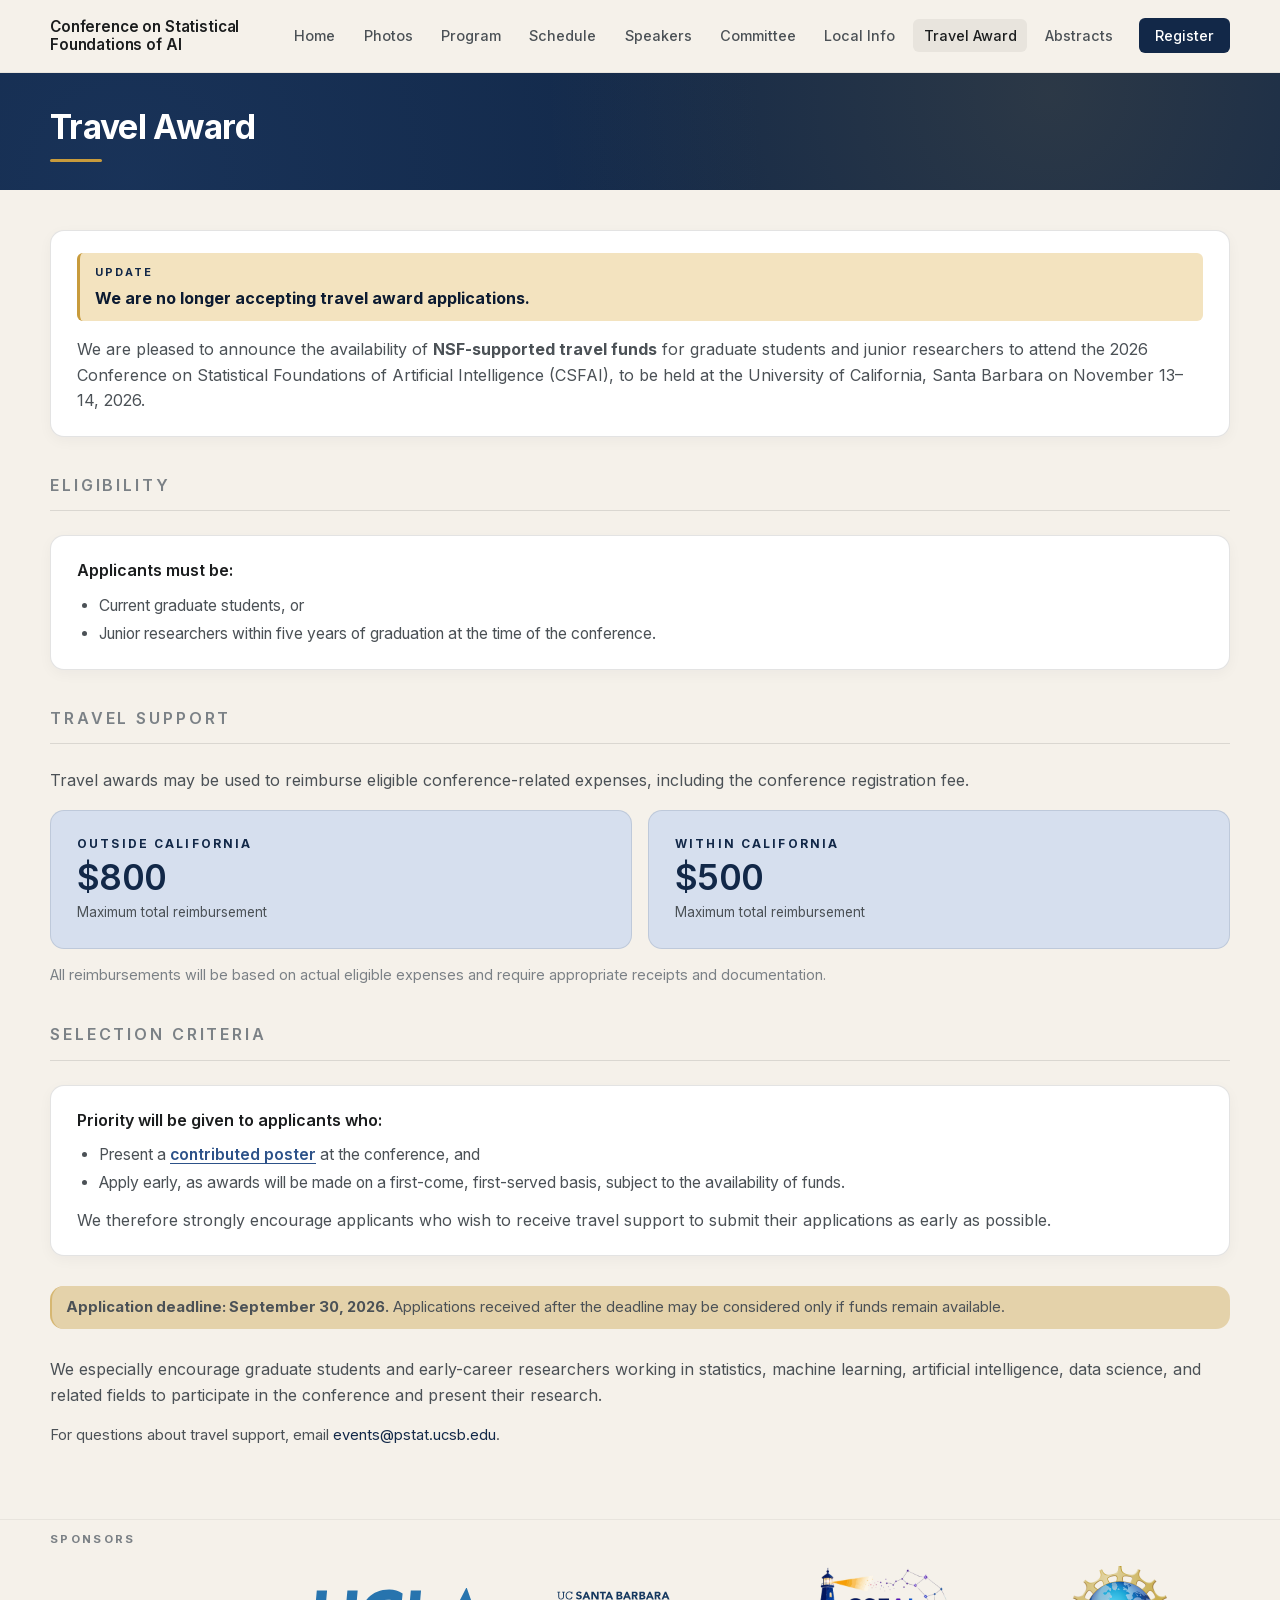
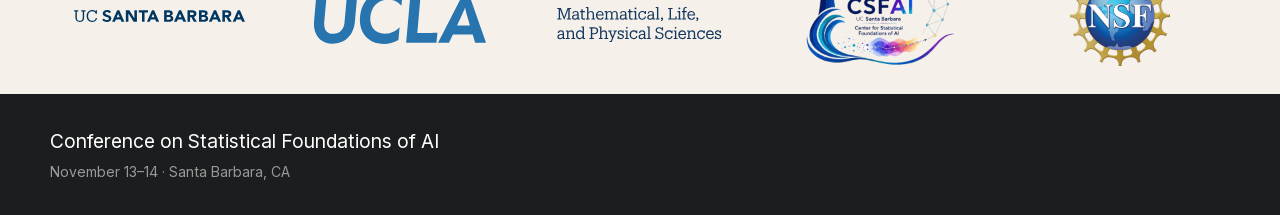
<file: travel-award.html>
<!DOCTYPE html>
<html lang="en">
<head>
    <meta charset="UTF-8">
    <meta name="viewport" content="width=device-width, initial-scale=1.0">
    <title>Travel Award &mdash; Conference on Statistical Foundations of AI</title>
    <meta name="theme-color" content="#122848">

    <link rel="preload" href="fonts/inter-400-latin.woff2" as="font" type="font/woff2" crossorigin>
    <link rel="preload" href="fonts/inter-600-latin.woff2" as="font" type="font/woff2" crossorigin>

    <link rel="stylesheet" href="styles.css">
<script type="speculationrules">
{
  "prerender": [{
    "where": { "href_matches": "/*" },
    "eagerness": "moderate"
  }]
}
</script>
</head>
<body>

<nav class="site-nav" aria-label="Primary">
    <div class="nav-inner">
        <a class="nav-brand" href="index.html">
            <span class="brand-text">Conference on Statistical<br>Foundations of AI</span>
        </a>
        <button
            class="nav-toggle"
            id="nav-toggle"
            type="button"
            aria-expanded="false"
            aria-controls="nav-list"
            aria-label="Toggle navigation"
        >
            <span class="nav-toggle-bar"></span>
            <span class="nav-toggle-bar"></span>
            <span class="nav-toggle-bar"></span>
        </button>
        <ul class="nav-list" id="nav-list">
            <li><a href="index.html">Home</a></li>
            <li><a href="photos.html">Photos</a></li>
            <li><a href="program.html">Program</a></li>
            <li><a href="schedule.html">Schedule</a></li>
            <li><a href="speakers.html">Speakers</a></li>
            <li><a href="committee.html">Committee</a></li>
            <li><a href="local-info.html">Local Info</a></li>
            <li><a class="is-active" aria-current="page" href="travel-award.html">Travel Award</a></li>
            <li><a href="abstract-submission.html">Abstracts</a></li>
            <li><a class="nav-cta" href="registration.html">Register</a></li>
        </ul>
    </div>
</nav>

<header class="page-header">
    <div class="page-header-inner">
        <h1 class="page-title">Travel Award</h1>
    </div>
</header>

<main id="main-content">

    <section class="section">
        <div class="section-wrap">
            <div class="travel-layout">
                <div class="info-card">
                    <div class="card-status">
                        <span class="card-status-kicker">Update</span>
                        <p>We are no longer accepting travel award applications.</p>
                    </div>
                    <p>
                        We are pleased to announce the availability of <strong>NSF-supported travel funds</strong> for graduate students and junior researchers to attend the 2026 Conference on Statistical Foundations of Artificial Intelligence (CSFAI), to be held at the University of California, Santa Barbara on November 13&ndash;14, 2026.
                    </p>
                </div>

                <h3 class="subheading">Eligibility</h3>
                <div class="info-card">
                    <p class="addon-intro">Applicants must be:</p>
                    <ul class="includes-list">
                        <li>Current graduate students, or</li>
                        <li>Junior researchers within five years of graduation at the time of the conference.</li>
                    </ul>
                </div>

                <h3 class="subheading">Travel support</h3>
                <p>
                    Travel awards may be used to reimburse eligible conference-related expenses, including the conference registration fee.
                </p>
                <div class="award-grid">
                    <div class="award-card">
                        <span class="award-label">Outside California</span>
                        <span class="award-amount">$800</span>
                        <span class="award-note">Maximum total reimbursement</span>
                    </div>
                    <div class="award-card">
                        <span class="award-label">Within California</span>
                        <span class="award-amount">$500</span>
                        <span class="award-note">Maximum total reimbursement</span>
                    </div>
                </div>
                <p class="award-footnote">
                    All reimbursements will be based on actual eligible expenses and require appropriate receipts and documentation.
                </p>

                <h3 class="subheading">Selection criteria</h3>
                <div class="info-card">
                    <p class="addon-intro">Priority will be given to applicants who:</p>
                    <ul class="includes-list">
                        <li>Present a <a class="inline-link" href="abstract-submission.html">contributed poster</a> at the conference, and</li>
                        <li>Apply early, as awards will be made on a first-come, first-served basis, subject to the availability of funds.</li>
                    </ul>
                    <p>
                        We therefore strongly encourage applicants who wish to receive travel support to submit their applications as early as possible.
                    </p>
                </div>

                <p class="travel-note">
                    <strong>Application deadline: September 30, 2026.</strong> Applications received after the deadline may be considered only if funds remain available.
                </p>

                <p style="margin-top: 28px;">
                    We especially encourage graduate students and early-career researchers working in statistics, machine learning, artificial intelligence, data science, and related fields to participate in the conference and present their research.
                </p>
                <p style="margin-top: 16px; font-size: 0.92rem;">
                    For questions about travel support, email <a href="mailto:events@pstat.ucsb.edu">events@pstat.ucsb.edu</a>.
                </p>
            </div>
        </div>
    </section>
</main>

<footer class="site-footer">
    <section class="footer-logos" aria-label="Sponsors">
        <div class="footer-inner">
            <p class="footer-logos-label">Sponsors</p>
            <ul class="logo-list">
                <li class="logo-slot"><img src="logos/ucsb.svg" alt="UC Santa Barbara"></li>
                <li class="logo-slot"><img src="logos/ucla.svg" alt="UC Los Angeles"></li>
                <li class="logo-slot"><img src="logos/MLPS.svg" alt="Division of Mathematical, Life, and Physical Sciences, UC Santa Barbara"></li>
                <li class="logo-slot logo-slot-lg">
                    <picture>
                        <source srcset="logos/csfai.webp" type="image/webp">
                        <img src="logos/csfai.png" alt="Center for Statistical Foundations of AI">
                    </picture>
                </li>
                <li class="logo-slot logo-slot-lg"><img src="logos/nsf.png" alt="National Science Foundation"></li>
            </ul>
        </div>
    </section>
    <div class="footer-bottom">
        <div class="footer-inner">
            <div>
                <p class="footer-title">Conference on Statistical Foundations of AI</p>
                <p class="footer-meta">November 13&ndash;14 &middot; Santa Barbara, CA</p>
            </div>
        </div>
    </div>
</footer>

<script src="navigation.js" defer></script>
</body>
</html>
</file>
<file: styles.css>
/* --- Inter, self-hosted ---------------------------------------------------
 * Previously loaded from fonts.googleapis.com, which was a render-blocking
 * request to a third-party origin on every single navigation. That delayed
 * first paint enough that the browser skipped the page transition and hard
 * cut instead. Served from this repo, it is same-origin and cached.
 *
 * unicode-range means the browser only downloads the subsets a page actually
 * needs, so latin-ext is skipped unless an extended character appears.
 * ------------------------------------------------------------------------ */

/* latin-ext */
@font-face {
  font-family: 'Inter';
  font-style: normal;
  font-weight: 400;
  font-display: swap;
  src: url(fonts/inter-400-latin-ext.woff2) format('woff2');
  unicode-range: U+0100-02BA, U+02BD-02C5, U+02C7-02CC, U+02CE-02D7, U+02DD-02FF, U+0304, U+0308, U+0329, U+1D00-1DBF, U+1E00-1E9F, U+1EF2-1EFF, U+2020, U+20A0-20AB, U+20AD-20C0, U+2113, U+2C60-2C7F, U+A720-A7FF;
}

/* latin */
@font-face {
  font-family: 'Inter';
  font-style: normal;
  font-weight: 400;
  font-display: swap;
  src: url(fonts/inter-400-latin.woff2) format('woff2');
  unicode-range: U+0000-00FF, U+0131, U+0152-0153, U+02BB-02BC, U+02C6, U+02DA, U+02DC, U+0304, U+0308, U+0329, U+2000-206F, U+20AC, U+2122, U+2191, U+2193, U+2212, U+2215, U+FEFF, U+FFFD;
}

/* latin-ext */
@font-face {
  font-family: 'Inter';
  font-style: normal;
  font-weight: 500;
  font-display: swap;
  src: url(fonts/inter-500-latin-ext.woff2) format('woff2');
  unicode-range: U+0100-02BA, U+02BD-02C5, U+02C7-02CC, U+02CE-02D7, U+02DD-02FF, U+0304, U+0308, U+0329, U+1D00-1DBF, U+1E00-1E9F, U+1EF2-1EFF, U+2020, U+20A0-20AB, U+20AD-20C0, U+2113, U+2C60-2C7F, U+A720-A7FF;
}

/* latin */
@font-face {
  font-family: 'Inter';
  font-style: normal;
  font-weight: 500;
  font-display: swap;
  src: url(fonts/inter-500-latin.woff2) format('woff2');
  unicode-range: U+0000-00FF, U+0131, U+0152-0153, U+02BB-02BC, U+02C6, U+02DA, U+02DC, U+0304, U+0308, U+0329, U+2000-206F, U+20AC, U+2122, U+2191, U+2193, U+2212, U+2215, U+FEFF, U+FFFD;
}

/* latin-ext */
@font-face {
  font-family: 'Inter';
  font-style: normal;
  font-weight: 600;
  font-display: swap;
  src: url(fonts/inter-600-latin-ext.woff2) format('woff2');
  unicode-range: U+0100-02BA, U+02BD-02C5, U+02C7-02CC, U+02CE-02D7, U+02DD-02FF, U+0304, U+0308, U+0329, U+1D00-1DBF, U+1E00-1E9F, U+1EF2-1EFF, U+2020, U+20A0-20AB, U+20AD-20C0, U+2113, U+2C60-2C7F, U+A720-A7FF;
}

/* latin */
@font-face {
  font-family: 'Inter';
  font-style: normal;
  font-weight: 600;
  font-display: swap;
  src: url(fonts/inter-600-latin.woff2) format('woff2');
  unicode-range: U+0000-00FF, U+0131, U+0152-0153, U+02BB-02BC, U+02C6, U+02DA, U+02DC, U+0304, U+0308, U+0329, U+2000-206F, U+20AC, U+2122, U+2191, U+2193, U+2212, U+2215, U+FEFF, U+FFFD;
}

/* latin-ext */
@font-face {
  font-family: 'Inter';
  font-style: normal;
  font-weight: 700;
  font-display: swap;
  src: url(fonts/inter-700-latin-ext.woff2) format('woff2');
  unicode-range: U+0100-02BA, U+02BD-02C5, U+02C7-02CC, U+02CE-02D7, U+02DD-02FF, U+0304, U+0308, U+0329, U+1D00-1DBF, U+1E00-1E9F, U+1EF2-1EFF, U+2020, U+20A0-20AB, U+20AD-20C0, U+2113, U+2C60-2C7F, U+A720-A7FF;
}

/* latin */
@font-face {
  font-family: 'Inter';
  font-style: normal;
  font-weight: 700;
  font-display: swap;
  src: url(fonts/inter-700-latin.woff2) format('woff2');
  unicode-range: U+0000-00FF, U+0131, U+0152-0153, U+02BB-02BC, U+02C6, U+02DA, U+02DC, U+0304, U+0308, U+0329, U+2000-206F, U+20AC, U+2122, U+2191, U+2193, U+2212, U+2215, U+FEFF, U+FFFD;
}

:root {
    --bg: #f5f1ea;
    --bg-alt: #ffffff;
    --ink: #1b1d1e;
    --ink-soft: #4b5156;
    --ink-muted: #7b8186;
    --line: rgba(27, 29, 30, 0.12);
    --line-soft: rgba(27, 29, 30, 0.06);
    --accent: #122848;
    --accent-bright: #2d5289;
    --accent-deep: #0b1a31;
    --accent-tint: #e9eef7;
    --highlight: #c89b3c;
    --highlight-tint: #f3e3bf;
    --radius: 6px;
    --radius-lg: 14px;
    --content: 1180px;
}

* {
    box-sizing: border-box;
}

html {
    scroll-behavior: smooth;
    scroll-padding-top: calc(var(--nav-h, 73px) + var(--subnav-h, 0px) + 16px);
    /* Painted before the next document renders, so navigation never flashes white */
    background: var(--bg);
}

/* --- Page transitions ---------------------------------------------------
 * Cross-document View Transitions. Supported browsers cross-fade between
 * pages instead of hard-cutting; unsupported ones ignore all of this and
 * navigate exactly as before, so nothing is lost.
 * ---------------------------------------------------------------------- */

@view-transition {
    navigation: auto;
}

/* Nothing is given a view-transition-name, deliberately.
 *
 * Naming the active nav shading made it physically glide between items. That
 * animates the group's width/height, which are main-thread properties, so it
 * competed with the incoming document's parse and layout and dropped frames.
 * A plain cross-dissolve is opacity-only, runs on the compositor, and cannot
 * stutter — the whole page including the nav shading simply softens from one
 * state to the next, in place. */
::view-transition-old(root),
::view-transition-new(root) {
    animation-duration: 110ms;
    animation-timing-function: ease-out;
}

@media (prefers-reduced-motion: reduce) {
    @view-transition {
        navigation: none;
    }

    /* The menu still opens and closes, it just arrives rather than slides.
     * Scoped through .nav-inner so it outranks the animated rules, which sit
     * later in the file at the 1120px breakpoint. The delay is zeroed as well
     * as the duration: the closed state defers `visibility` until the
     * collapse finishes, which would otherwise leave the panel on screen. */
    .nav-inner .nav-list,
    .nav-inner .nav-list.active {
        transition-duration: 0s;
        transition-delay: 0s;
        transform: none;
    }
}

body {
    margin: 0;
    font-family: "Inter", system-ui, sans-serif;
    font-size: 16px;
    line-height: 1.6;
    color: var(--ink);
    background: var(--bg);
    -webkit-font-smoothing: antialiased;
}

img {
    display: block;
    max-width: 100%;
}

a {
    color: var(--accent);
    text-decoration: none;
    transition: color 0.2s ease;
}

a:hover {
    color: var(--accent-bright);
}

a:focus-visible,
.button:focus-visible,
.nav-toggle:focus-visible {
    outline: 2px solid var(--accent-bright);
    outline-offset: 3px;
}

h1, h2, h3, h4 {
    margin: 0;
    font-family: "Inter", system-ui, sans-serif;
    font-weight: 600;
    letter-spacing: -0.015em;
    color: var(--ink);
}

p, li, dd {
    color: var(--ink-soft);
}

.skip-link {
    position: absolute;
    left: 16px;
    top: -48px;
    padding: 10px 14px;
    background: var(--ink);
    color: #fff;
    z-index: 200;
    border-radius: var(--radius);
    transition: top 0.2s ease;
}

.skip-link:focus {
    top: 16px;
}

/* --- Nav --- */

.site-nav {
    position: sticky;
    top: 0;
    z-index: 100;
    /* Opaque on purpose: this was rgba(...,0.94) + backdrop-filter blur, which
     * is visually near-identical at that opacity but forces the compositor to
     * re-blur the nav on every frame of every scroll and page transition. */
    background: var(--bg);
    border-bottom: 1px solid var(--line-soft);
}

.nav-inner {
    width: min(calc(100% - 40px), var(--content));
    margin: 0 auto;
    padding: 18px 0;
    display: flex;
    align-items: center;
    gap: clamp(16px, 3.5vw, 56px);
}

.nav-brand {
    display: inline-flex;
    align-items: center;
    gap: 10px;
    color: var(--ink);
    font-weight: 600;
    font-size: 0.95rem;
    letter-spacing: -0.01em;
    min-width: 0;
}

/* The break sits in the markup as a <br> after "Statistical", so the second
 * line always starts at "Foundations" regardless of font metrics. No
 * max-width: a ch-based cap would re-wrap the lines it is meant to hold. */
.brand-text {
    line-height: 1.2;
}

.brand-mark {
    display: inline-flex;
    align-items: center;
    justify-content: center;
    width: 32px;
    height: 32px;
    border-radius: var(--radius);
    background: var(--accent);
    color: #fff;
    font-family: "Inter", system-ui, sans-serif;
    font-weight: 600;
    font-size: 0.78rem;
    letter-spacing: 0.02em;
}

.nav-toggle {
    display: none;
    position: relative;
    width: 42px;
    height: 42px;
    margin-left: auto;
    padding: 0;
    border: 1px solid var(--line);
    border-radius: var(--radius);
    background: transparent;
    color: var(--ink);
    cursor: pointer;
}

.nav-toggle-bar {
    position: absolute;
    left: 11px;
    right: 11px;
    height: 2px;
    background: var(--ink);
    border-radius: 2px;
    transition: top 0.2s ease, transform 0.2s ease, opacity 0.2s ease;
}

.nav-toggle-bar:nth-child(1) { top: 13px; }
.nav-toggle-bar:nth-child(2) { top: 20px; }
.nav-toggle-bar:nth-child(3) { top: 27px; }

.nav-toggle[aria-expanded="true"] .nav-toggle-bar:nth-child(1) {
    top: 20px;
    transform: rotate(45deg);
}

.nav-toggle[aria-expanded="true"] .nav-toggle-bar:nth-child(2) {
    opacity: 0;
}

.nav-toggle[aria-expanded="true"] .nav-toggle-bar:nth-child(3) {
    top: 20px;
    transform: rotate(-45deg);
}

.nav-list {
    flex: 1;
    display: flex;
    align-items: center;
    justify-content: space-between;
    gap: 2px;
    margin: 0 0 0 auto;
    padding: 0;
    list-style: none;
}

.nav-list a {
    color: var(--ink-soft);
    font-size: 0.9rem;
    font-weight: 500;
    padding: 8px clamp(6px, 0.8vw, 14px);
    border-radius: var(--radius);
    text-align: center;
    white-space: nowrap;
    transition: color 0.2s ease, background-color 0.2s ease;
}

.nav-list a:hover {
    color: var(--ink);
    background: rgba(27, 29, 30, 0.05);
}

.nav-list .nav-cta {
    margin-left: 8px;
    background: var(--accent);
    color: #fff;
    padding: 9px 16px;
}

.nav-list .nav-cta:hover {
    background: var(--accent-bright);
    color: #fff;
}

/* --- Hero --- */

.hero {
    position: relative;
    background-color: var(--accent);
    color: #fff;
    overflow: hidden;
    padding: 100px 0 64px;
    min-height: 560px;
    display: flex;
    align-items: center;
    isolation: isolate;
}

.hero-bg {
    position: absolute;
    inset: 0;
    width: 100%;
    height: 100%;
    object-fit: cover;
    object-position: center 42%;
    z-index: -2;
    filter: brightness(0.62) saturate(1.05);
}

.hero::before {
    content: "";
    position: absolute;
    inset: 0;
    z-index: -1;
    background:
        linear-gradient(180deg, rgba(11, 26, 49, 0.35) 0%, rgba(11, 26, 49, 0.15) 45%, rgba(11, 26, 49, 0.45) 100%);
    pointer-events: none;
}

.hero-inner {
    position: relative;
    width: min(calc(100% - 40px), var(--content));
    margin: 0 auto;
}

.hero-eyebrow {
    margin: 0 0 24px;
    font-size: 0.78rem;
    font-weight: 600;
    text-transform: uppercase;
    letter-spacing: 0.22em;
    color: var(--highlight-tint);
}

.hero-title {
    margin: 0;
    color: #fff;
    font-family: "Inter", system-ui, sans-serif;
    font-size: clamp(2.4rem, 6.4vw, 4.8rem);
    line-height: 1.02;
    letter-spacing: -0.025em;
    font-weight: 700;
    max-width: 20ch;
}

.hero-tagline {
    margin: 28px 0 0;
    max-width: 42rem;
    color: rgba(255, 255, 255, 0.82);
    font-size: 1.15rem;
    line-height: 1.6;
}

.hero-meta {
    margin: 32px 0 0;
    display: flex;
    flex-wrap: wrap;
    align-items: stretch;
    gap: 28px;
}

.hero-meta-block {
    display: flex;
    flex-direction: column;
    gap: 2px;
    min-width: 140px;
}

.hero-meta-divider {
    width: 1px;
    background: rgba(255, 255, 255, 0.18);
}

.meta-label {
    font-size: 0.66rem;
    font-weight: 700;
    letter-spacing: 0.2em;
    text-transform: uppercase;
    color: rgba(255, 255, 255, 0.5);
}

.meta-primary {
    font-family: "Inter", system-ui, sans-serif;
    font-size: 1.1rem;
    line-height: 1.3;
    color: #fff;
    font-weight: 500;
    letter-spacing: -0.01em;
}

.hero-meta-dates .meta-primary {
    font-size: 1.25rem;
}

.meta-secondary {
    font-size: 0.84rem;
    line-height: 1.3;
    color: rgba(255, 255, 255, 0.65);
}

.meta-link {
    margin-top: 4px;
    font-size: 0.82rem;
    font-weight: 500;
    color: var(--highlight-tint);
    letter-spacing: 0.01em;
}

.meta-link:hover {
    color: var(--highlight);
}

.hero-cta {
    margin-top: 36px;
    display: flex;
    flex-wrap: wrap;
    gap: 12px;
}

.button {
    display: inline-flex;
    align-items: center;
    justify-content: center;
    min-height: 48px;
    padding: 0 22px;
    border-radius: 999px;
    border: 1px solid transparent;
    font-size: 0.94rem;
    font-weight: 600;
    cursor: pointer;
    transition: transform 0.2s ease, background-color 0.2s ease, border-color 0.2s ease, color 0.2s ease;
}

.button:hover {
    transform: translateY(-1px);
}

/* An action that is no longer available: dimmed, unclickable, and held still
 * on hover so it does not invite a press. Also covers a button switched off
 * by an enclosing disabled fieldset. */
.button:disabled {
    cursor: not-allowed;
    opacity: 0.55;
}

.button:disabled:hover {
    transform: none;
}

.button-primary {
    background: var(--highlight);
    color: var(--accent-deep);
}

.button-primary:hover {
    background: #b58930;
    color: var(--accent-deep);
}

.button-ghost {
    background: transparent;
    color: #fff;
    border-color: rgba(255, 255, 255, 0.4);
}

.button-ghost:hover {
    background: rgba(255, 255, 255, 0.08);
    color: #fff;
    border-color: rgba(255, 255, 255, 0.6);
}

/* --- Page header (subpages) --- */

.page-header {
    position: relative;
    background: var(--accent);
    color: #fff;
    padding: 36px 0 28px;
    overflow: hidden;
    isolation: isolate;
}

.page-header::before {
    content: "";
    position: absolute;
    inset: 0;
    z-index: -1;
    background:
        radial-gradient(circle at 82% 18%, rgba(200, 155, 60, 0.14), transparent 48%),
        radial-gradient(circle at 10% 90%, rgba(45, 82, 137, 0.25), transparent 55%);
    pointer-events: none;
}

.page-header-inner {
    position: relative;
    width: min(calc(100% - 40px), var(--content));
    margin: 0 auto;
}

.page-kicker {
    margin: 0 0 12px;
    font-size: 0.72rem;
    letter-spacing: 0.22em;
    text-transform: uppercase;
    font-weight: 700;
    color: var(--highlight-tint);
}

.page-title {
    margin: 0;
    color: #fff;
    font-family: "Inter", system-ui, sans-serif;
    font-size: clamp(1.6rem, 3.2vw, 2.1rem);
    font-weight: 700;
    letter-spacing: -0.02em;
    line-height: 1.1;
    position: relative;
    display: inline-block;
    padding-bottom: 16px;
}

.page-title::after {
    content: "";
    position: absolute;
    left: 0;
    bottom: 0;
    width: 52px;
    height: 3px;
    border-radius: 2px;
    background: var(--highlight);
}

.page-subtitle {
    margin: 18px 0 0;
    color: rgba(255, 255, 255, 0.72);
    font-size: 1rem;
    line-height: 1.55;
    max-width: 54ch;
}

/* Full-bleed announcement strip that sits directly beneath a page header,
 * so a status line reads as active news rather than as body copy. */

.page-notice {
    background: var(--accent-tint);
    border-bottom: 1px solid var(--line-soft);
    padding: 15px 0;
    text-align: center;
}

.page-notice-inner {
    width: min(calc(100% - 40px), var(--content));
    margin: 0 auto;
    font-size: 1rem;
    line-height: 1.5;
    color: var(--ink);
}

/* Map panel */

.venue-side {
    display: flex;
    flex-direction: column;
    gap: 20px;
}

@media (max-width: 960px) {
    .venue-side {
        display: grid;
        grid-template-columns: repeat(2, minmax(0, 1fr));
        gap: 20px;
        align-items: stretch;
    }
}

@media (max-width: 820px) {
    .venue-side {
        display: flex;
        flex-direction: column;
        grid-template-columns: none;
    }
}

.map-panel {
    border-radius: var(--radius-lg);
    overflow: hidden;
    border: 1px solid var(--line);
    background: var(--bg-alt);
    box-shadow: 0 8px 24px rgba(17, 28, 51, 0.06);
}

.map-panel iframe {
    display: block;
    width: 100%;
    height: 320px;
    border: 0;
}

.map-caption {
    margin: 0;
    padding: 12px 18px;
    border-top: 1px solid var(--line);
    background: var(--bg-alt);
    font-size: 0.88rem;
    text-align: right;
}

.map-caption a {
    font-weight: 600;
}

@media (max-width: 600px) {
    .map-panel iframe {
        height: 260px;
    }
}

/* PDF embed */

/* Sits on its own line between the heading and the viewer: after the viewer
 * a full page of PDF would push it out of sight. */
.pdf-actions {
    margin: 0 0 16px;
}

.pdf-actions .button {
    min-height: 40px;
    padding: 0 20px;
    font-size: 0.88rem;
}

.pdf-container {
    margin-top: 32px;
}

.pdf-actions + .pdf-container {
    margin-top: 0;
}

.pdf-placeholder {
    padding: 48px 32px;
    border: 2px dashed var(--line);
    border-radius: var(--radius-lg);
    background: var(--bg-alt);
    text-align: center;
    color: var(--ink-muted);
}

.pdf-placeholder-label {
    margin: 0 0 10px;
    font-size: 0.74rem;
    font-weight: 700;
    letter-spacing: 0.2em;
    text-transform: uppercase;
    color: var(--accent);
}

.pdf-placeholder p {
    margin: 0 auto;
    max-width: 44ch;
    line-height: 1.55;
    font-size: 0.95rem;
}

.pdf-placeholder code {
    padding: 2px 6px;
    border-radius: 4px;
    background: var(--accent-tint);
    color: var(--accent);
    font-size: 0.88em;
}

.pdf-frame {
    display: block;
    width: 100%;
    aspect-ratio: 8.5 / 11;
    max-height: 860px;
    border-radius: var(--radius-lg);
    border: 1px solid var(--line);
    background: var(--bg-alt);
}

/* Committee grid */

.committee-grid {
    display: grid;
    grid-template-columns: repeat(auto-fill, minmax(280px, 1fr));
    gap: 18px;
    margin: 0 0 32px;
}

.committee-member {
    /* The speakers page holds ~130 of these. Skipping layout/paint for the
     * offscreen ones keeps the main thread free during page transitions.
     * `auto` lets the browser reuse each card's real height once measured,
     * so the scrollbar does not jump. */
    content-visibility: auto;
    contain-intrinsic-size: auto 118px;
    padding: 18px 22px;
    border-radius: var(--radius-lg);
    background: var(--bg-alt);
    border: 1px solid var(--line);
}

.committee-member h4 {
    margin: 0 0 6px;
    font-size: 1.02rem;
    color: var(--ink);
}

.committee-role-tag {
    display: inline-block;
    margin: 0 0 8px;
    padding: 2px 10px;
    border-radius: 999px;
    background: var(--accent-tint);
    color: var(--accent);
    font-size: 0.66rem;
    font-weight: 700;
    letter-spacing: 0.14em;
    text-transform: uppercase;
}

.committee-link {
    display: inline-flex;
    align-items: center;
    gap: 4px;
    margin-top: 8px;
    font-size: 0.82rem;
    font-weight: 500;
    color: var(--accent-bright);
}

.committee-link:hover {
    color: var(--accent);
    text-decoration: underline;
}

.committee-member p {
    margin: 0;
    font-size: 0.88rem;
    color: var(--ink-muted);
    line-height: 1.45;
}

/* Two 280px cards, their 18px gap, and the page's 40px side margins need 618px. */
@media (max-width: 617.98px) {
    .invited-speakers-grid .committee-member {
        display: grid;
        grid-template-columns: minmax(0, 1fr) auto;
        grid-template-areas: "name website" "affiliation website";
        column-gap: 16px;
    }

    .invited-speakers-grid .committee-member h4 {
        grid-area: name;
    }

    .invited-speakers-grid .committee-member p {
        grid-area: affiliation;
    }

    .invited-speakers-grid .committee-link {
        grid-area: website;
        align-self: center;
        margin-top: 0;
        min-height: 44px;
        white-space: nowrap;
    }
}

.committee-member .committee-role-note {
    margin-top: 4px;
    font-size: 0.82rem;
    font-style: italic;
    color: var(--ink-soft);
}

.committee-role {
    display: inline-block;
    margin: 0 0 12px;
    padding: 3px 10px;
    border-radius: 999px;
    background: var(--accent-tint);
    color: var(--accent);
    font-size: 0.66rem;
    font-weight: 700;
    letter-spacing: 0.16em;
    text-transform: uppercase;
}

.subheading {
    margin: 32px 0 16px;
    padding-bottom: 10px;
    border-bottom: 1px solid var(--line);
    font-size: 0.82rem;
    font-weight: 700;
    letter-spacing: 0.2em;
    text-transform: uppercase;
    color: var(--ink-muted);
}

.subheading:first-child {
    margin-top: 0;
}

/* Fees table (inside .key-dates) */

.fees-table {
    width: 100%;
    border-collapse: collapse;
    margin-top: 4px;
    table-layout: fixed;
}

.fees-table th,
.fees-table td {
    padding: 12px 20px;
    text-align: left;
    vertical-align: top;
}

.fees-table thead th {
    font-size: 0.82rem;
    font-weight: 700;
    letter-spacing: 0.16em;
    text-transform: uppercase;
    color: rgba(255, 255, 255, 0.72);
    padding-bottom: 10px;
    border-bottom: 1px solid rgba(255, 255, 255, 0.2);
}

.fees-table tbody th {
    font-size: 0.8rem;
    font-weight: 700;
    letter-spacing: 0.14em;
    text-transform: uppercase;
    color: rgba(255, 255, 255, 0.85);
    padding-left: 0;
    width: 92px;
}

.fees-table .fee-row-sub {
    display: block;
    margin-top: 4px;
    font-size: 0.74rem;
    font-weight: 500;
    letter-spacing: 0.04em;
    text-transform: none;
    color: rgba(255, 255, 255, 0.6);
    line-height: 1.3;
}

.fees-table tbody tr + tr th,
.fees-table tbody tr + tr td {
    border-top: 1px solid rgba(255, 255, 255, 0.12);
}

/* A pricing tier or policy window that has passed: kept for context, dimmed
 * so it is not mistaken for something still obtainable. */
.fees-table .is-past {
    opacity: 0.5;
}

.includes-list li.is-past {
    opacity: 0.55;
    text-decoration: line-through;
}

/* Status flag for a line item that can no longer be purchased. Gold on the
 * navy card so it reads as a flag rather than as more table text. */
.fee-badge {
    display: inline-block;
    margin-left: 8px;
    padding: 3px 9px;
    border-radius: 999px;
    background: var(--highlight);
    font-size: 0.6rem;
    font-weight: 700;
    letter-spacing: 0.12em;
    text-transform: uppercase;
    color: var(--accent-deep);
    vertical-align: 2px;
    white-space: nowrap;
}

/* Neutral sibling of .travel-note for logistics notices, so an operational
 * message is not mistaken for the gold funding aside next to it. */
.notice-note {
    margin: 18px 0 0;
    padding: 10px 14px;
    border-left: 2px solid rgba(45, 82, 137, 0.45);
    background: var(--accent-tint);
    border-radius: var(--radius-lg);
    font-size: 0.92rem;
    color: var(--ink-soft);
    line-height: 1.55;
}

.prose-registration .notice-note {
    border-left: none;
}

.info-card + .notice-note {
    margin-top: 30px;
}

.fee-col-note {
    display: block;
    margin-top: 2px;
    font-size: 0.62rem;
    font-weight: 600;
    letter-spacing: 0.1em;
    text-transform: uppercase;
    color: rgba(255, 255, 255, 0.4);
}

.fees-table .fee-date {
    display: block;
    font-size: 0.88rem;
    font-weight: 500;
    color: rgba(255, 255, 255, 0.78);
    margin-bottom: 4px;
    font-variant-numeric: tabular-nums;
    white-space: nowrap;
}

.fees-table .fee-amount {
    display: block;
    font-size: 1.15rem;
    font-weight: 500;
    color: #fff;
    font-variant-numeric: tabular-nums;
}

@media (max-width: 600px) {
    /* Three columns cannot hold a date range at this width: each fee column
     * works out to ~92px of usable text against ~110px of date, and .fee-date
     * is nowrap so it spilled instead of wrapping. Stack the table instead —
     * each tier becomes a block with its two periods listed beneath it. */
    .fees-table,
    .fees-table tbody,
    .fees-table tr,
    .fees-table th,
    .fees-table td {
        display: block;
        width: auto;
    }

    /* Column headings move into each cell via data-label. */
    .fees-table thead {
        display: none;
    }

    .fees-table tbody tr {
        padding: 14px 0;
        border-top: 1px solid rgba(255, 255, 255, 0.14);
    }

    .fees-table tbody tr:first-child {
        border-top: none;
        padding-top: 0;
    }

    /* The row border above replaces the per-cell borders used on desktop. */
    .fees-table tbody tr + tr th,
    .fees-table tbody tr + tr td {
        border-top: none;
    }

    .fees-table tbody th {
        /* width:auto must be repeated at this specificity: the base rule is
         * `.fees-table tbody th { width: 92px }` (0,1,2), which outranks the
         * `.fees-table th` reset above (0,1,1) and kept the label boxed into
         * 92px, wrapping "Student / Retired" onto two lines. */
        width: auto;
        padding: 0 0 6px;
        font-size: 0.84rem;
    }

    .fees-table tbody td {
        display: grid;
        grid-template-columns: 1fr auto;
        align-items: baseline;
        column-gap: 12px;
        padding: 4px 0;
    }

    .fees-table tbody td[data-label]::before {
        content: attr(data-label);
        grid-column: 1 / -1;
        font-size: 0.7rem;
        font-weight: 700;
        letter-spacing: 0.14em;
        text-transform: uppercase;
        color: rgba(255, 255, 255, 0.5);
    }

    .fees-table .fee-date {
        margin-bottom: 0;
    }

    /* Stacked rows are full width, so the qualifier can sit inline beside the
     * label instead of stacking beneath it as it does on desktop. */
    .fees-table .fee-row-sub {
        display: inline;
        margin-top: 0;
    }

    .fees-table .fee-row-sub::before {
        content: " \00b7  ";
        color: rgba(255, 255, 255, 0.4);
    }

    .fees-table .fee-amount {
        font-size: 1.05rem;
        text-align: right;
    }

    .key-dates {
        padding: 24px 20px;
    }
}

/* Page subnav (in-page section jump links) */

.page-subnav {
    position: sticky;
    /* --nav-h is measured from the live nav on pages that carry a subnav; the
     * nav's height changes with viewport (padding at the 1120px breakpoint,
     * brand wrap and the hamburger). A fixed offset is
     * right at only one width and lets the bar slide under the nav or float
     * below it at the others. The fallback covers a no-JS load. */
    top: var(--nav-h, 73px);
    z-index: 90;
    display: grid;
    /* Columns follow the number of links, so a page can add or drop a
     * section without the row leaving a gap or wrapping one pill alone. */
    grid-auto-flow: column;
    grid-auto-columns: minmax(0, 1fr);
    grid-auto-rows: 1fr;
    gap: 14px;
    margin: -20px 0 22px;
    padding: 14px 0;
    background: var(--bg);
    border-bottom: 1px solid var(--line-soft);
}

.page-subnav a {
    display: flex;
    align-items: center;
    justify-content: center;
    padding: 6px 18px;
    font-size: 0.94rem;
    font-weight: 500;
    line-height: 1.2;
    text-align: center;
    color: var(--accent);
    background: #d6dfee;
    border-radius: 999px;
    transition: background-color 0.15s ease, color 0.15s ease;
}

.page-subnav a:hover,
.page-subnav a:focus-visible,
.page-subnav a[aria-current="location"] {
    background: var(--accent);
    color: #fff;
}

/* Hotel grid (local info) */

/* Column count follows the measure rather than being fixed at two: the block
 * now runs the full page width, where two cards would each be ~580px of
 * mostly empty space. */
.hotel-grid {
    display: grid;
    grid-template-columns: repeat(auto-fit, minmax(300px, 1fr));
    grid-auto-rows: 1fr;
    gap: 16px;
    margin: 14px 0 0;
    align-items: stretch;
}

@media (max-width: 560px) {
    .hotel-grid {
        grid-template-columns: 1fr;
    }
}

.hotel-card {
    padding: 18px 20px;
    border-radius: var(--radius-lg);
    background: var(--bg-alt);
    border: 1px solid var(--line);
    display: flex;
    flex-direction: column;
    gap: 10px;
}

.hotel-card h4 {
    margin: 0;
    font-size: 1.2rem;
    color: var(--ink);
}

.hotel-tax {
    margin: -4px 0 0;
    font-size: 0.84rem;
    color: var(--ink-soft);
    line-height: 1.4;
}

.hotel-tax + .hotel-notes,
.hotel-notes + .hotel-notes {
    margin-top: -10px;
}

.hotel-meta {
    margin: 0;
    font-size: 0.78rem;
    color: var(--ink-soft);
    line-height: 1.5;
}

/* Sits with the block name and group code it applies to, so the closure is
 * read as a fact about that block rather than as another booking note. */
.hotel-meta-closed {
    display: inline-block;
    margin-top: 4px;
    color: var(--ink);
}

.hotel-meta-label {
    font-weight: 600;
    text-decoration: underline;
    text-underline-offset: 2px;
}

.hotel-rates {
    list-style: none;
    margin: 0;
    padding: 0;
    display: grid;
    gap: 2px;
}

.hotel-rates li {
    font-size: 0.88rem;
    color: var(--ink-soft);
    font-variant-numeric: tabular-nums;
}

.hotel-notes {
    margin: 0;
    font-size: 0.82rem;
    color: var(--ink-muted);
    line-height: 1.5;
}

.hotel-card .hotel-reserve {
    align-self: stretch;
    margin-top: auto;
    min-height: 40px;
    padding: 0 28px;
    background: var(--accent);
    color: #fff;
    font-size: 0.9rem;
}

.hotel-card .hotel-reserve:hover {
    background: var(--accent-bright);
    color: #fff;
}

.hotel-guides {
    margin: -14px 0 8px !important;
    font-size: 0.78rem;
    color: var(--ink-soft);
    display: flex;
    flex-wrap: wrap;
    align-items: baseline;
    column-gap: 8px;
    row-gap: 4px;
}

.hotel-guides .hotel-meta-label {
    margin-right: 8px;
}

.hotel-guides .inline-link {
    font-weight: 500;
}

.hotel-guides-sep {
    color: var(--ink-muted);
}

/* Registration info card */

.info-card {
    padding: 22px 26px;
    border: 1px solid var(--line);
    border-radius: var(--radius-lg);
    background: var(--bg-alt);
    box-shadow: 0 4px 14px rgba(17, 28, 51, 0.04);
}

.info-card > p {
    margin: 0 0 10px;
}

/* A posted update at the head of a card: the kicker labels it as news about
 * the card's subject, and the gold highlight is the one already used
 * elsewhere for something that can no longer be obtained. */
.info-card > .card-status {
    margin: 0 0 16px;
    padding: 11px 15px;
    border-left: 3px solid var(--highlight);
    border-radius: var(--radius);
    background: var(--highlight-tint);
}

.card-status-kicker {
    display: block;
    margin-bottom: 5px;
    font-size: 0.68rem;
    font-weight: 700;
    letter-spacing: 0.18em;
    text-transform: uppercase;
    color: var(--accent);
}

.card-status p {
    margin: 0;
    font-size: 1rem;
    font-weight: 700;
    line-height: 1.45;
    color: var(--accent-deep);
}

.info-card > p:last-child {
    margin-bottom: 0;
}

.addon-intro {
    margin: 14px 0 6px;
    font-size: 1rem;
    font-weight: 600;
    color: var(--ink);
}

.info-card > .addon-intro:first-child {
    margin-top: 0;
}

.includes-list {
    margin: 0 0 12px;
    padding-left: 22px;
    display: grid;
    gap: 4px;
}

.includes-list li {
    font-size: 0.98rem;
    line-height: 1.55;
    color: var(--ink-soft);
}

.info-card > .includes-list:last-child {
    margin-bottom: 0;
}

.travel-callout {
    margin: 20px 0 0;
    padding: 14px 18px;
    border: 1px solid rgba(200, 155, 60, 0.3);
    border-radius: var(--radius-lg);
    background: rgba(200, 155, 60, 0.07);
    line-height: 1.6;
}

/* The current headline item among the notices stacked around it. Carries the
 * full gold tint and an accent bar, where .travel-callout's 7% wash is
 * deliberately quieter, so this one is read first. */
.spotlight {
    margin: 20px 0 0;
    padding: 14px 18px;
    border-left: 3px solid var(--highlight);
    border-radius: var(--radius);
    background: var(--highlight-tint);
    line-height: 1.6;
    color: var(--accent-deep);
}

/* Leading its block, it sits under the container's divider. The container
 * reserves 22px of top padding for running text; a tinted box reads as
 * floating at that distance, so pull it back up to sit near the rule. */
.spotlight:first-child {
    margin-top: -12px;
}

/* Given room to breathe when it trails a card, so it reads as its own aside
 * rather than as a footnote attached to the block above. */
.info-card + .travel-note {
    margin-top: 30px;
}

.travel-note {
    margin: 18px 0 0;
    padding: 10px 14px;
    border-left: 2px solid rgba(200, 155, 60, 0.5);
    background: rgba(200, 155, 60, 0.36);
    border-radius: var(--radius-lg);
    font-size: 0.92rem;
    color: var(--ink-soft);
    line-height: 1.55;
}

/* Registration form */

.register-card {
    display: grid;
    grid-template-rows: 0fr;
    margin-top: 0;
    opacity: 0;
    transition: grid-template-rows 0.4s ease, margin-top 0.4s ease, opacity 0.3s ease;
}

.register-card[hidden] {
    display: none;
}

.register-card-inner {
    min-height: 0;
    overflow: hidden;
    padding: 0 32px;
    border-radius: var(--radius-lg);
    background: var(--bg-alt);
    border: 1px solid transparent;
    transition: padding 0.4s ease, border-color 0.3s ease;
}

.register-card.is-open {
    grid-template-rows: 1fr;
    margin-top: 40px;
    opacity: 1;
}

.register-card.is-open .register-card-inner {
    padding: 32px;
    border-color: var(--line);
}

.register-form {
    display: grid;
    gap: 22px;
}

.form-grid {
    display: grid;
    grid-template-columns: repeat(2, minmax(0, 1fr));
    gap: 16px 20px;
}

.form-field {
    display: flex;
    flex-direction: column;
    gap: 6px;
}

.form-field-wide {
    grid-column: 1 / -1;
}

.form-field > span {
    font-size: 0.92rem;
    font-weight: 600;
    color: var(--ink);
    letter-spacing: 0.01em;
}

.form-field > span em,
.form-checks legend em {
    color: var(--highlight);
    font-style: normal;
    font-weight: 700;
    margin-left: 2px;
}

.form-field input,
.form-field select,
.form-field textarea {
    padding: 10px 12px;
    border: 1px solid rgba(27, 29, 30, 0.24);
    border-radius: var(--radius);
    font: inherit;
    color: var(--ink);
    background: #fff;
    transition: border-color 0.15s ease, box-shadow 0.15s ease;
}

.form-field textarea {
    resize: vertical;
    min-height: 80px;
}

.form-field input:focus,
.form-field select:focus,
.form-field textarea:focus {
    outline: none;
    border-color: var(--accent);
    box-shadow: 0 0 0 3px rgba(18, 40, 72, 0.14);
}

.form-hint {
    margin-top: 4px;
    font-size: 0.8rem;
    color: var(--ink-muted);
    line-height: 1.4;
}

/* Travel award page */

/* Both selectors are needed. The generic `.subheading:first-of-type` rule
 * (margin-top: 8px) has the same specificity as `.travel-layout > .subheading`
 * but is declared later, so it was winning and pulling "Eligibility" tight
 * against the intro card. The second selector below outranks it. */
.travel-layout > .subheading,
.travel-layout > .subheading:first-of-type {
    margin-top: 36px;
}

.award-grid {
    display: grid;
    grid-template-columns: repeat(2, minmax(0, 1fr));
    gap: 16px;
    margin: 16px 0 0;
}

.award-card {
    display: flex;
    flex-direction: column;
    gap: 4px;
    padding: 24px 26px;
    border-radius: var(--radius-lg);
    background: #d6dfee;
    border: 1px solid rgba(18, 40, 72, 0.12);
}

.award-label {
    font-size: 0.74rem;
    font-weight: 700;
    letter-spacing: 0.18em;
    text-transform: uppercase;
    color: var(--accent);
}

.award-amount {
    font-size: 2.2rem;
    font-weight: 600;
    line-height: 1.1;
    letter-spacing: -0.02em;
    color: var(--accent);
    font-variant-numeric: tabular-nums;
}

.award-note {
    margin-top: 2px;
    font-size: 0.84rem;
    color: var(--ink-soft);
}

.award-footnote {
    margin: 14px 0 0;
    font-size: 0.9rem;
    color: var(--ink-muted);
}

@media (max-width: 560px) {
    .award-grid {
        grid-template-columns: 1fr;
    }

    .award-card {
        padding: 20px 22px;
    }

    .award-amount {
        font-size: 1.9rem;
    }
}

/* Conditional travel-award fields (contributed poster only) */

.poster-fields {
    display: grid;
    gap: 18px;
    padding: 20px 22px;
    border: 1px solid rgba(200, 155, 60, 0.5);
    border-radius: var(--radius);
    background: rgba(200, 155, 60, 0.06);
}

.poster-fields[hidden] {
    display: none;
}

/* .form-field/.form-checks set their own display, which beats [hidden] */
.poster-fields [data-travel-eligible][hidden] {
    display: none;
}

.poster-fields-title {
    margin: 0;
    font-size: 0.98rem;
    color: var(--ink);
}

.poster-fields .form-checks {
    background: var(--bg-alt);
}

@media (max-width: 600px) {
    .poster-fields {
        padding: 16px 14px;
    }
}

.abstract-form-card {
    margin-top: 32px;
    padding: 32px;
    border-radius: var(--radius-lg);
    background: var(--bg-alt);
    border: 1px solid var(--line);
}

@media (max-width: 600px) {
    .abstract-form-card {
        padding: 22px 18px;
    }
}

.form-checks {
    margin: 0;
    padding: 14px 18px 16px;
    border: 1px solid rgba(27, 29, 30, 0.24);
    border-radius: var(--radius);
    display: grid;
    gap: 8px;
}

.form-checks legend {
    padding: 0 6px;
    font-size: 0.92rem;
    font-weight: 600;
    color: var(--ink);
    letter-spacing: 0.01em;
}

.form-checks label {
    display: flex;
    align-items: center;
    gap: 10px;
    font-size: 0.94rem;
    color: var(--ink);
    cursor: pointer;
}

/* Groups a closed form's controls so a single `disabled` switches them all
 * off; resets the default fieldset chrome so the layout is unchanged. */
.form-disabled {
    border: 0;
    margin: 0;
    padding: 0;
    min-width: 0;
}

/* A submission type that is no longer open: kept visible so the option is
 * accounted for, dimmed and flagged so it does not read as selectable. */
.form-checks label.is-closed {
    color: var(--ink-muted);
    cursor: not-allowed;
}

.form-closed-flag {
    padding: 2px 8px;
    border-radius: 999px;
    background: var(--line);
    font-size: 0.68rem;
    font-weight: 700;
    letter-spacing: 0.08em;
    text-transform: uppercase;
    color: var(--ink-soft);
}

.form-checks input[type="checkbox"] {
    width: 16px;
    height: 16px;
    accent-color: var(--accent);
    cursor: pointer;
}

.form-actions {
    display: flex;
    align-items: center;
    gap: 18px;
    flex-wrap: wrap;
}

#abstract-submission-form .form-actions {
    flex-direction: column;
    align-items: center;
    gap: 14px;
    margin-top: 8px;
}

/* Wide pill shared by the page-level primary actions (the abstract form's
 * submit and the travel award CTA) so the two read at the same weight.
 * Sizing lives here, not in the rules below, so they cannot drift apart. */
.button-wide {
    min-height: 44px;
    padding: 10px 56px;
    min-width: 320px;
    max-width: 100%;
    font-size: 1.05rem;
}

#abstract-submission-form .form-actions .button {
    background: var(--accent);
    color: #fff;
}

#abstract-submission-form .form-actions .button:hover {
    background: var(--accent-bright);
    color: #fff;
}

.form-status {
    margin: 0;
    font-size: 0.88rem;
    color: var(--ink-muted);
}

.form-status.is-success {
    color: #1f7a3a;
}

.form-status.is-error {
    color: #b2321a;
}

@media (max-width: 600px) {
    .register-card.is-open .register-card-inner {
        padding: 22px 18px;
    }

    .form-grid {
        grid-template-columns: 1fr;
    }
}

/* Active nav link */

.nav-list a.is-active {
    color: var(--ink);
    background: rgba(27, 29, 30, 0.06);
}

.nav-list .nav-cta.is-active {
    background: var(--accent-bright);
    color: #fff;
}

/* --- Hero-integrated About --- */

.hero-about {
    background: var(--bg-alt);
    border-bottom: 1px solid var(--line-soft);
}

.hero-about-inner {
    width: min(calc(100% - 40px), var(--content));
    margin: 0 auto;
    padding: 40px 0 56px;
}

.hero-about-title {
    margin: 0 0 24px;
    font-family: "Inter", system-ui, sans-serif;
    font-size: clamp(1.6rem, 3vw, 2.2rem);
    line-height: 1.2;
    max-width: 24ch;
    font-weight: 600;
    letter-spacing: -0.015em;
}

.contact-block {
    margin-top: 40px;
    padding-top: 28px;
    border-top: 1px solid var(--line);
}

.contact-kicker {
    margin: 0 0 20px;
    font-size: 0.78rem;
    font-weight: 600;
    letter-spacing: 0.22em;
    text-transform: uppercase;
    color: var(--accent);
}

.contact-list {
    list-style: none;
    margin: 0;
    padding: 0;
    display: grid;
    grid-template-columns: repeat(2, minmax(0, 1fr));
    gap: 20px;
}

@media (max-width: 520px) {
    .contact-list {
        grid-template-columns: 1fr;
    }
}

.contact-list li {
    display: flex;
    flex-direction: column;
    gap: 4px;
    padding: 20px 22px;
    border-radius: var(--radius-lg);
    background: var(--accent-tint);
    border: 1px solid var(--line-soft);
}

.contact-role {
    font-size: 0.72rem;
    font-weight: 700;
    letter-spacing: 0.16em;
    text-transform: uppercase;
    color: var(--accent);
}

.contact-person {
    margin-top: 6px;
    font-family: "Inter", system-ui, sans-serif;
    font-size: 1.15rem;
    color: var(--ink);
    letter-spacing: -0.01em;
}

.contact-affil {
    font-size: 0.88rem;
    color: var(--ink-soft);
    margin-bottom: 4px;
}

.contact-email {
    font-size: 0.92rem;
    color: var(--accent-bright);
    word-break: break-word;
}

.contact-email:hover {
    color: var(--accent);
    text-decoration: underline;
}

.contact-note {
    margin: 16px 0 0;
    font-size: 0.94rem;
    color: var(--ink-soft);
}

.contact-note a {
    font-weight: 500;
    color: var(--accent-bright);
}

.contact-note a:hover {
    color: var(--accent);
    text-decoration: underline;
}

/* --- Section framework --- */

.section {
    border-bottom: 1px solid var(--line-soft);
}

.section-wrap {
    width: min(calc(100% - 40px), var(--content));
    margin: 0 auto;
    padding: 40px 0 56px;
}

.section-schedule {
    background: var(--bg);
}

/* Wider than the site's content measure, and only here: at 1180px each day
 * column leaves ~543px for text, which is a few pixels short of the opening
 * remarks line and drops "UCSB" onto a second row. The extra width buys the
 * ~60px that keeps it on one line. */
.section-schedule > .section-wrap {
    width: min(calc(100% - 40px), 1300px);
    padding-top: 2px;
}

.section-speakers {
    background: var(--bg-alt);
}

.section-venue {
    background: var(--bg);
}

.section-kicker {
    margin: 0 0 18px;
    font-size: 0.78rem;
    font-weight: 600;
    letter-spacing: 0.22em;
    text-transform: uppercase;
    color: var(--accent);
}

.section-title {
    margin: 0 0 36px;
    font-family: "Inter", system-ui, sans-serif;
    font-size: clamp(1.75rem, 3.4vw, 2.5rem);
    line-height: 1.15;
    max-width: 24ch;
    font-weight: 600;
    letter-spacing: -0.015em;
}

.section-lead {
    max-width: 56ch;
    margin: -24px 0 48px;
    font-size: 1.05rem;
    line-height: 1.7;
    color: var(--ink-soft);
}

.subheading {
    margin: 56px 0 24px;
    padding-bottom: 12px;
    border-bottom: 1px solid var(--line);
    font-size: 1rem;
    font-family: "Inter", sans-serif;
    font-weight: 600;
    letter-spacing: 0.18em;
    text-transform: uppercase;
    color: var(--ink-muted);
}

.subheading:first-of-type {
    margin-top: 8px;
}

/* --- About --- */

.about-grid {
    display: grid;
    grid-template-columns: minmax(0, 1.3fr) minmax(260px, 0.7fr);
    gap: 56px;
    align-items: start;
}

.prose p {
    margin: 0 0 18px;
    font-size: 1.05rem;
    line-height: 1.75;
}

.prose p:last-child {
    margin-bottom: 0;
}

.prose-intro {
    font-size: 1.1rem;
    line-height: 1.75;
    color: var(--ink);
}

.prose-registration {
    margin-top: 28px;
    padding-top: 22px;
    border-top: 1px solid var(--line-soft);
    font-size: 0.98rem;
}

.prose-registration p,
.prose-registration li {
    font-size: 0.98rem;
    line-height: 1.6;
}

.prose-registration p:last-child {
    margin-bottom: 0;
}

.inline-link {
    font-weight: 600;
    color: var(--accent-bright);
    text-decoration: underline;
    text-underline-offset: 3px;
    text-decoration-thickness: 1px;
}

.inline-link:hover {
    color: var(--accent);
    text-decoration-thickness: 2px;
}

.news-list {
    padding: 22px 24px 4px;
    border-radius: var(--radius-lg);
    background: var(--accent-tint);
    border: 1px solid var(--line-soft);
}

.news-kicker {
    margin: 0 0 14px;
    font-size: 0.78rem;
    font-weight: 600;
    letter-spacing: 0.22em;
    text-transform: uppercase;
    color: var(--accent);
}

.news-list ul {
    list-style: none;
    margin: 0;
    padding: 0;
}

.news-list li {
    display: flex;
    flex-direction: column;
    gap: 4px;
    padding: 14px 0;
    border-top: 1px solid var(--line-soft);
}

.news-list li:first-child {
    border-top: none;
    padding-top: 6px;
}

.news-list time {
    font-size: 0.72rem;
    font-weight: 700;
    letter-spacing: 0.16em;
    text-transform: uppercase;
    color: var(--ink-muted);
}

.news-list li p {
    margin: 0;
    font-family: "Inter", system-ui, sans-serif;
    font-size: 1.02rem;
    line-height: 1.5;
    color: var(--ink);
}

/* --- Schedule / Calendar grid --- */

.calendar-scroll {
    overflow-x: auto;
    margin: 8px -6px 0;
    padding: 2px 6px 12px;
    -webkit-overflow-scrolling: touch;
}

.calendar {
    --slot-h: 11px;
    --head-h: 34px;
    --gutter-w: 90px;
    display: grid;
    grid-template-columns: var(--gutter-w) minmax(0, 1fr) minmax(0, 1fr);
    grid-template-rows: var(--head-h) repeat(75, var(--slot-h));
    position: relative;
    background: var(--bg-alt);
    border: 1px solid var(--line);
    border-radius: var(--radius-lg);
    overflow: hidden;
    min-width: 680px;
    box-shadow: 0 10px 32px rgba(17, 28, 51, 0.06);
}

.calendar::before {
    content: "";
    position: absolute;
    top: var(--head-h);
    left: var(--gutter-w);
    right: 0;
    bottom: 0;
    background:
        linear-gradient(to right,
            transparent calc(50% - 0.5px),
            var(--line) calc(50% - 0.5px),
            var(--line) calc(50% + 0.5px),
            transparent calc(50% + 0.5px)),
        repeating-linear-gradient(to bottom,
            var(--line) 0,
            var(--line) 1px,
            transparent 1px,
            transparent calc(var(--slot-h) * 6));
    background-position: 0 0, 0 calc(var(--slot-h) * 6);
    background-repeat: no-repeat, repeat-y;
    pointer-events: none;
    z-index: 0;
}

.cal-head {
    grid-row: 1;
    padding: 8px 16px;
    background: var(--accent);
    color: #fff;
    display: flex;
    align-items: baseline;
    gap: 8px;
    z-index: 2;
}

.cal-head + .cal-head {
    border-left: 1px solid rgba(255, 255, 255, 0.15);
}

.cal-head-gutter {
    background: var(--accent-deep);
    padding: 8px 12px;
}

.cal-weekday {
    font-size: 0.62rem;
    font-weight: 700;
    letter-spacing: 0.16em;
    text-transform: uppercase;
    color: rgba(255, 255, 255, 0.65);
}

.cal-head h3 {
    color: #fff;
    font-size: 0.95rem;
    font-weight: 600;
    letter-spacing: -0.01em;
    line-height: 1;
}

.cal-time {
    grid-column: 1;
    padding: 0 10px 0 8px;
    text-align: right;
    align-self: start;
    margin-top: -0.6em;
    font-size: 0.7rem;
    font-weight: 500;
    font-variant-numeric: tabular-nums;
    color: var(--ink-muted);
    background: var(--bg-alt);
    position: relative;
    z-index: 1;
}

.cal-time:first-of-type {
    margin-top: 2px;
}

.cal-event {
    position: relative;
    z-index: 1;
    margin: 0 4px;
    padding: 2px 8px;
    border-radius: 5px;
    background: var(--accent-tint);
    border: 1px solid var(--line);
    border-left: 3px solid var(--accent);
    overflow: hidden;
    display: flex;
    flex-direction: column;
    justify-content: center;
    gap: 1px;
    min-height: 0;
}

.cal-event h4 {
    margin: 0;
    font-size: 0.82rem;
    line-height: 1.15;
    color: var(--ink);
    letter-spacing: -0.01em;
    white-space: nowrap;
    overflow: hidden;
    text-overflow: ellipsis;
}

.cal-event p {
    margin: 0;
    font-size: 0.7rem;
    line-height: 1.25;
    color: var(--ink-soft);
    white-space: nowrap;
    overflow: hidden;
    text-overflow: ellipsis;
}

.cal-event.is-compact {
    padding: 0 8px;
    gap: 0;
}

.cal-event.is-compact h4 {
    font-size: 0.68rem;
    line-height: 1;
}

.cal-event.is-keynote {
    background: var(--highlight-tint);
    border-left-color: var(--highlight);
}

.cal-event.is-keynote .ev-meta {
    color: #7a5c1f;
}

.cal-event.is-parallel {
    background: #fff;
    border: 1px solid var(--line);
    border-left: 3px solid var(--accent-bright);
}

.cal-event.is-parallel .ev-meta {
    color: var(--accent-bright);
}

.cal-event.is-social {
    background: var(--accent-tint);
    border-left-color: var(--accent-bright);
}

.cal-event.is-social .ev-meta {
    color: var(--accent-bright);
}

.cal-event.is-break {
    background: transparent;
    border: 1px dashed var(--line);
    border-left: 1px dashed var(--line);
    padding: 2px 10px;
    opacity: 0.8;
}

.cal-event.is-break h4 {
    font-family: "Inter", sans-serif;
    font-size: 0.7rem;
    font-weight: 500;
    text-transform: uppercase;
    letter-spacing: 0.08em;
    color: var(--ink-muted);
}

/* Legend */

/* --- Schedule (new stacked timeline) --- */

.schedule-jump {
    display: none;
}

@media (max-width: 720px) {
    .schedule-jump {
        position: sticky;
        top: var(--nav-h, 73px);
        z-index: 90;
        display: grid;
        grid-template-columns: repeat(2, minmax(0, 1fr));
        gap: 10px;
        margin: 0 0 8px;
        padding: 12px 0;
        background: var(--bg);
        border-bottom: 1px solid var(--line-soft);
    }

    .schedule-jump a {
        display: flex;
        align-items: center;
        justify-content: center;
        padding: 10px 14px;
        font-size: 0.86rem;
        font-weight: 500;
        text-align: center;
        color: var(--accent);
        background: #d6dfee;
        border-radius: 999px;
        transition: background-color 0.15s ease, color 0.15s ease;
    }

    .schedule-jump a:hover,
    .schedule-jump a:focus-visible,
    .schedule-jump a[aria-current="location"] {
        background: var(--accent);
        color: #fff;
    }
}

.schedule {
    display: grid;
    grid-template-columns: repeat(2, minmax(0, 1fr));
    gap: 0;
    margin-top: 24px;
    background: var(--bg-alt);
    border: 1px solid var(--line);
    border-radius: var(--radius-lg);
    overflow: hidden;
    box-shadow: 0 10px 32px rgba(17, 28, 51, 0.06);
}

.schedule-day {
    background: var(--bg-alt);
}

.schedule-day + .schedule-day {
    border-left: 1px solid var(--line);
}

/* Both days run the same time slots, so slot N must sit at the same height in
 * each column — otherwise a taller row on one day (the Nov 13 plenary, which
 * also carries the opening remarks) pushes every later row out of step with
 * its counterpart. Subgrid hands the day and its event list the parent's row
 * tracks, so the two columns share one set of row heights. One track per
 * slot on the longest day; the shorter day simply leaves its last tracks
 * empty. Behind @supports so browsers without subgrid keep the plain
 * column layout, and desktop-only since the days stack below 720px. */
@supports (grid-template-rows: subgrid) {
    @media (min-width: 721px) {
        .schedule {
            grid-template-rows: auto repeat(9, auto);
        }

        .schedule-day {
            display: grid;
            grid-row: 1 / -1;
            grid-template-rows: subgrid;
        }

        .schedule-events {
            display: grid;
            grid-row: 2 / -1;
            grid-template-rows: subgrid;
        }
    }
}

@media (max-width: 720px) {
    .schedule {
        grid-template-columns: 1fr;
        gap: 28px;
        background: transparent;
        border: none;
        border-radius: 0;
        box-shadow: none;
        overflow: visible;
    }

    .schedule-day {
        border: 1px solid var(--line);
        border-radius: var(--radius-lg);
        overflow: hidden;
        box-shadow: 0 10px 32px rgba(17, 28, 51, 0.06);
    }

    .schedule-day + .schedule-day {
        border-left: 1px solid var(--line);
    }
}

.schedule-day-head {
    background: var(--accent);
    color: #fff;
    padding: 14px 22px;
}

.schedule-weekday {
    display: block;
    font-size: 0.66rem;
    font-weight: 700;
    letter-spacing: 0.18em;
    text-transform: uppercase;
    color: rgba(255, 255, 255, 0.65);
    margin-bottom: 2px;
}

.schedule-day-head h3 {
    color: #fff;
    margin: 0;
    font-size: 1rem;
    font-weight: 600;
    letter-spacing: -0.01em;
}

.schedule-events {
    list-style: none;
    margin: 0;
    padding: 0;
}

.schedule-event {
    padding: 12px 22px;
    border-top: 1px solid var(--line-soft);
    border-left: 3px solid transparent;
    background: var(--bg-alt);
}

.schedule-event:first-child {
    border-top: none;
}

.schedule-event time {
    display: block;
    font-size: 0.74rem;
    font-weight: 600;
    color: var(--ink-muted);
    letter-spacing: 0.02em;
    margin-bottom: 4px;
    font-variant-numeric: tabular-nums;
}

.schedule-event h4 {
    margin: 0;
    font-size: 0.96rem;
    font-weight: 600;
    color: var(--ink);
    line-height: 1.25;
}

.schedule-event p {
    margin: 4px 0 0;
    font-size: 0.84rem;
    color: var(--ink-soft);
    line-height: 1.4;
}

/* A slot that opens with a brief item before its main event: the lead-in is
 * a single muted line, and only the featured event carries the keynote tint
 * so the short item is not mistaken for a plenary. */
/* Scoped through the row so it outranks `.schedule-event p`, whose
 * `margin: 4px 0 0` would otherwise zero the gap below and leave the pill
 * sitting on the band; the gap has to clear the pill's box, not the text. */
.schedule-event > .schedule-lead-in {
    margin: 0 0 10px;
    font-size: 0.78rem;
    line-height: 1.35;
}

/* Names the kind of item so the text after it can be just the speaker: the
 * label carries no punctuation of its own. */
.schedule-pill {
    display: inline-block;
    margin-right: 7px;
    padding: 2px 9px;
    border-radius: 999px;
    font-size: 0.62rem;
    font-weight: 700;
    /* Explicit, so the pill's height comes from this rule rather than from
     * whatever line-height it inherits at each place it is used. */
    line-height: 1.5;
    letter-spacing: 0.1em;
    text-transform: uppercase;
    vertical-align: 1px;
    white-space: nowrap;
}

/* The lead-in keeps the chip blue of the day jump links wherever it sits,
 * including on a keynote row, where a thin outline keeps it from washing
 * into the gold behind it. */
.schedule-lead-in .schedule-pill {
    background: #d6dfee;
    color: var(--accent);
    border: 1px solid var(--accent);
    /* Padding gives back what the border takes, so the pill keeps the same
     * outer size as its unbordered siblings (base is 2px 9px). */
    padding: 1px 8px;
}

/* On the gold keynote band, where a gold chip would disappear. Covers both
 * the band nested in a shared slot and a keynote row that is its own event.
 * Excludes the lead-in's pill, which keeps the blue above. */
.schedule-feature .schedule-pill,
.schedule-event.is-keynote :not(.schedule-lead-in) > .schedule-pill {
    background: var(--accent);
    color: #fff;
}

/* Bleeds past the row's padding so the tint spans the full row width and its
 * accent bar lines up with the left border of every other event. */
.schedule-feature {
    margin: 0 -22px -12px -25px;
    padding: 10px 22px 12px;
    border-left: 3px solid var(--highlight);
    background: var(--highlight-tint);
}

.schedule-event.is-keynote {
    background: var(--highlight-tint);
    border-left-color: var(--highlight);
    display: flex;
    flex-direction: column;
}

/* This row is stretched to the height of the facing day's slot, which carries
 * an extra item, so its talk would sit at the top of a tall band. The time
 * stays pinned up top so it still lines up with the other day's time; the
 * paired auto margins centre the talk in the space that is left. Both
 * selectors outrank the generic `.schedule-event h4/p` margins. */
.schedule-event.is-keynote h4 {
    margin-top: auto;
}

/* Skips a lead-in line, which is not the trailing affiliation and keeps its
 * own gap to the heading below it. */
.schedule-event.is-keynote > p:not(.schedule-lead-in) {
    margin-bottom: auto;
}

.schedule-event.is-parallel {
    border-left-color: var(--accent-bright);
}

.schedule-event.is-social {
    background: var(--accent-tint);
    border-left-color: var(--accent-bright);
}

.schedule-event.is-break {
    background: transparent;
}

.schedule-event.is-break h4 {
    color: var(--ink-muted);
    font-weight: 500;
    font-size: 0.88rem;
    text-transform: uppercase;
    letter-spacing: 0.08em;
}

.schedule-legend {
    list-style: none;
    margin: 22px 0 0;
    padding: 0;
    display: flex;
    flex-wrap: wrap;
    gap: 14px 20px;
    font-size: 0.84rem;
    color: var(--ink-soft);
}

.schedule-legend li {
    display: inline-flex;
    align-items: center;
    gap: 8px;
}

.cal-legend {
    list-style: none;
    margin: 18px 0 0;
    padding: 0;
    display: flex;
    flex-wrap: wrap;
    gap: 14px 20px;
    font-size: 0.8rem;
    color: var(--ink-soft);
}

.cal-legend li {
    display: inline-flex;
    align-items: center;
    gap: 8px;
}

.legend-swatch {
    display: inline-block;
    width: 20px;
    height: 12px;
    border-radius: 3px;
    border-left: 3px solid;
}

.legend-swatch.legend-keynote {
    background: var(--highlight-tint);
    border-left-color: var(--highlight);
}

.legend-swatch.legend-parallel {
    background: #fff;
    border: 1px solid var(--line);
    border-left: 3px solid var(--accent-bright);
}

.legend-swatch.legend-social {
    background: var(--accent-tint);
    border-left-color: var(--accent-bright);
}

.legend-swatch.legend-break {
    background: transparent;
    border: 1px dashed var(--line);
    border-left: 1px dashed var(--line);
}

/* --- Speakers --- */

.subheading:has(+ .speaker-alphabet-wrap) {
    margin-bottom: 8px;
}

.speaker-alphabet-wrap {
    position: sticky;
    top: var(--nav-h, 73px);
    z-index: 90;
    margin-bottom: 12px;
    background: var(--bg);
}

.speaker-alphabet {
    display: flex;
    justify-content: space-between;
    gap: 4px;
    padding: 4px 0;
    overflow-x: auto;
    overscroll-behavior-x: contain;
    scrollbar-width: thin;
    scrollbar-color: var(--line) transparent;
    background: var(--bg);
}

.speaker-alphabet a,
.speaker-alphabet span {
    display: inline-flex;
    align-items: center;
    justify-content: center;
    flex: 0 0 36px;
    min-height: 44px;
    font-size: 0.82rem;
    font-weight: 500;
}

.speaker-alphabet a {
    color: var(--ink-soft);
}

.speaker-alphabet a:hover,
.speaker-alphabet a:focus-visible {
    color: var(--accent-bright);
    text-decoration: underline;
    text-underline-offset: 4px;
}

.speaker-alphabet a:focus-visible {
    outline-offset: -3px;
}

.speaker-alphabet span {
    color: var(--ink-muted);
    opacity: 0.5;
}

.speaker-alphabet-back,
.speaker-alphabet-more {
    position: absolute;
    top: 4px;
    display: inline-flex;
    align-items: center;
    width: 40px;
    height: 44px;
    border: 0;
    color: var(--ink-soft);
    font: inherit;
    cursor: pointer;
}

.speaker-alphabet-back {
    left: 0;
    justify-content: flex-start;
    padding: 0 0 0 6px;
    background: linear-gradient(to left, transparent, var(--bg) 40%);
}

.speaker-alphabet-more {
    right: 0;
    justify-content: flex-end;
    padding: 0 6px 0 0;
    background: linear-gradient(to right, transparent, var(--bg) 40%);
}

.speaker-alphabet-back[hidden],
.speaker-alphabet-more[hidden] { display: none; }

.speaker-alphabet-back:hover,
.speaker-alphabet-more:hover { color: var(--accent-bright); }

.speaker-alphabet-back:focus-visible,
.speaker-alphabet-more:focus-visible {
    outline: 2px solid var(--accent-bright);
    outline-offset: -3px;
}

.invited-speakers-grid .committee-member:target {
    outline: none;
}

.speaker-row {
    display: grid;
    /* Keep the portrait-and-text cards wide enough at tablet sizes too. */
    grid-template-columns: 1fr;
    gap: 24px;
    max-width: 860px;
    margin: 0 auto;
}

.speaker-row .speaker-card > summary {
    display: flex;
    flex-direction: row;
    align-items: stretch;
}

.speaker-row .speaker-photo {
    width: 220px;
    flex: none;
    aspect-ratio: auto;
    border-bottom: none;
    border-right: 1px solid var(--line);
}

.speaker-row .speaker-photo img {
    height: 100%;
}

.speaker-row .speaker-body {
    flex: 1;
    min-width: 0;
}

@media (max-width: 600px) {
    /* Stack before the portrait would narrow in the side-by-side layout. */
    .speaker-row .speaker-card > summary {
        flex-direction: column;
    }

    .speaker-row .speaker-photo {
        width: 100%;
        aspect-ratio: 4 / 3;
        max-height: 240px;
        border-right: none;
        border-bottom: 1px solid var(--line);
    }

    .speaker-row .speaker-body {
        padding: 18px 18px 16px;
    }

    .speaker-row .speaker-body h4 {
        font-size: 1.1rem;
    }

    .speaker-row .speaker-talk {
        font-size: 0.92rem;
    }
}

@media (max-width: 519.98px) {
    .speaker-row .speaker-photo {
        aspect-ratio: auto;
        max-height: none;
    }

    .speaker-row .speaker-photo img {
        width: 100%;
        height: auto;
    }
}

@media (min-width: 520px) and (max-width: 600px) {
    .speaker-row-plenary {
        grid-template-columns: repeat(2, minmax(0, 1fr));
        align-items: stretch;
    }

    .speaker-row-plenary .speaker-card:not([open]) > summary {
        height: 100%;
    }

    .speaker-row-plenary .speaker-body {
        display: flex;
        flex-direction: column;
    }

    .speaker-row-plenary .speaker-talk {
        flex: 1;
    }

    .speaker-row-plenary .speaker-website {
        align-self: flex-start;
    }

    .speaker-row:not(.speaker-row-plenary) .speaker-card > summary {
        flex-direction: row;
    }

    .speaker-row:not(.speaker-row-plenary) .speaker-photo {
        width: 220px;
        aspect-ratio: auto;
        max-height: none;
        border-right: 1px solid var(--line);
        border-bottom: none;
    }
}

.speaker-grid {
    display: grid;
    grid-template-columns: repeat(auto-fill, minmax(240px, 1fr));
    gap: 24px;
    align-items: start;
}

.speaker-card {
    display: flex;
    flex-direction: column;
    background: var(--bg-alt);
    border-radius: var(--radius-lg);
    overflow: hidden;
    border: 1px solid var(--line);
}

.speaker-card-keynote {
    background: var(--accent-tint);
    border-color: var(--accent);
}

.speaker-card > summary {
    display: block;
    list-style: none;
    cursor: pointer;
}

.speaker-card > summary::-webkit-details-marker {
    display: none;
}

.speaker-card > summary:focus-visible {
    outline: 2px solid var(--accent-bright);
    outline-offset: -2px;
}

.speaker-photo {
    position: relative;
    aspect-ratio: 4 / 5;
    overflow: hidden;
    background: linear-gradient(160deg, #e8e2d5, #d6ccb6);
    border-bottom: 1px solid var(--line);
}

.speaker-photo img {
    width: 100%;
    height: 100%;
    object-fit: cover;
    object-position: center 25%;
}

.speaker-badge {
    position: absolute;
    top: 14px;
    left: 14px;
    padding: 5px 10px;
    border-radius: 999px;
    background: var(--highlight);
    color: var(--accent-deep);
    font-size: 0.66rem;
    font-weight: 700;
    letter-spacing: 0.16em;
    text-transform: uppercase;
}

.speaker-body {
    padding: 22px 24px 22px;
}

.speaker-body h4 {
    margin: 0 0 10px;
    font-size: 1.35rem;
    color: var(--ink);
}

.speaker-talk {
    margin: 0 0 12px;
    font-family: "Inter", system-ui, sans-serif;
    font-size: 1.02rem;
    font-style: italic;
    color: var(--ink);
    line-height: 1.5;
}

.speaker-affiliation {
    margin: 0 0 10px;
    font-size: 0.88rem;
    color: var(--ink-muted);
}

.speaker-website {
    display: inline-flex;
    align-items: center;
    gap: 4px;
    margin-bottom: 14px;
    font-size: 0.86rem;
    font-weight: 500;
    color: var(--accent-bright);
}

.speaker-website:hover {
    color: var(--accent);
    text-decoration: underline;
}

.speaker-toggle {
    display: inline-flex;
    align-items: center;
    gap: 8px;
    padding-top: 14px;
    margin-top: 4px;
    border-top: 1px solid var(--line);
    font-size: 0.82rem;
    font-weight: 600;
    letter-spacing: 0.04em;
    color: var(--accent-bright);
    width: 100%;
}

.speaker-toggle-close {
    display: none;
}

.speaker-card[open] .speaker-toggle-open {
    display: none;
}

.speaker-card[open] .speaker-toggle-close {
    display: inline;
}

.speaker-toggle-icon {
    display: inline-block;
    width: 10px;
    height: 10px;
    border-right: 2px solid currentColor;
    border-bottom: 2px solid currentColor;
    margin-left: auto;
    transform: rotate(45deg) translate(-1px, -1px);
    transition: transform 0.25s ease;
}

.speaker-card[open] .speaker-toggle-icon {
    transform: rotate(-135deg) translate(-2px, -2px);
}

.speaker-extra {
    padding: 20px 24px 26px;
    border-top: 1px solid var(--line);
    display: grid;
    gap: 18px;
    background: rgba(255, 255, 255, 0.6);
}

.speaker-card-keynote .speaker-extra {
    background: rgba(255, 255, 255, 0.55);
}

.speaker-extra-block h5 {
    margin: 0 0 6px;
    font-family: "Inter", sans-serif;
    font-size: 0.72rem;
    font-weight: 700;
    letter-spacing: 0.2em;
    text-transform: uppercase;
    color: var(--accent);
}

.speaker-extra-block p {
    margin: 0;
    font-size: 0.95rem;
    line-height: 1.65;
    color: var(--ink-soft);
}

.speakers-footnote {
    margin: 32px 0 0;
    padding-top: 20px;
    border-top: 1px dashed var(--line);
    font-size: 0.85rem;
    color: var(--ink-muted);
    line-height: 1.6;
}

.speakers-footnote code {
    padding: 2px 6px;
    border-radius: 4px;
    background: var(--accent-tint);
    color: var(--accent);
    font-size: 0.82rem;
}

/* --- Venue --- */

.venue-grid {
    display: grid;
    grid-template-columns: minmax(0, 1.2fr) minmax(360px, 1fr);
    gap: 56px;
    align-items: start;
}

.venue-grid .prose-venue {
    grid-column: 1;
    grid-row: 1;
}

.venue-grid > .venue-side {
    grid-column: 2;
    grid-row: 1 / span 2;
}

/* Sits beside the map card, which spans both rows of the first column. */
.venue-grid .prose-rest {
    grid-column: 1;
    grid-row: 2;
}

/* Everything past the map card: once the sidebar's two rows are behind us
 * there is no second column to leave room for, so this spans the full
 * measure. Keeps the hotel cards and the embedded guide from being squeezed
 * into half the page. */
.venue-grid .prose-wide {
    grid-column: 1 / -1;
    grid-row: 3;
    margin-top: 8px;
}

@media (max-width: 1100px) {
    .venue-grid {
        grid-template-columns: 1fr;
        gap: 36px;
    }

    .venue-grid > .key-dates {
        order: -1;
    }

    .venue-grid .prose-venue,
    .venue-grid > .venue-side,
    .venue-grid .prose-rest,
    .venue-grid .prose-wide {
        grid-column: 1;
        grid-row: auto;
    }

    .venue-grid .prose-wide {
        margin-top: 0;
    }
}

.key-dates {
    padding: 32px;
    border-radius: var(--radius-lg);
    background: var(--accent);
    color: #fff;
}

.key-dates h4 {
    margin: 0 0 18px;
    color: #fff;
    font-size: 0.94rem;
    font-weight: 700;
    letter-spacing: 0.18em;
    text-transform: uppercase;
}

.key-dates dl {
    margin: 0;
    display: grid;
    gap: 16px;
}

.key-dates div {
    display: flex;
    justify-content: space-between;
    align-items: baseline;
    gap: 16px;
    padding-bottom: 14px;
    border-bottom: 1px solid rgba(255, 255, 255, 0.16);
}

.key-dates div:last-child {
    border-bottom: none;
    padding-bottom: 0;
}

.key-dates dt {
    margin: 0;
    font-size: 0.82rem;
    color: rgba(255, 255, 255, 0.7);
    text-transform: uppercase;
    letter-spacing: 0.12em;
    font-weight: 600;
}

.key-dates dd {
    margin: 0;
    font-family: "Inter", system-ui, sans-serif;
    font-size: 1.05rem;
    color: #fff;
}

.key-dates-cta {
    margin-top: 8px;
    padding-top: 14px;
    border-top: 1px solid rgba(255, 255, 255, 0.16);
    display: flex;
    justify-content: stretch;
}

.key-dates-cta .button {
    width: 100%;
}

/* --- Conference photos --- */

.photo-intro {
    margin: 0 0 28px;
    max-width: 60ch;
    color: var(--ink-soft);
}

.photo-grid {
    display: grid;
    grid-template-columns: repeat(3, minmax(0, 1fr));
    gap: 20px;
    align-items: stretch;
}

.photo-card {
    display: flex;
    flex-direction: column;
    min-width: 0;
    margin: 0;
    overflow: hidden;
    border: 1px solid var(--line);
    border-radius: var(--radius-lg);
    background: var(--bg-alt);
}

.photo-link {
    display: block;
    flex-shrink: 0;
    aspect-ratio: 4 / 3;
    overflow: hidden;
    cursor: zoom-in;
}

.photo-link img {
    width: 100%;
    height: 100%;
    object-fit: cover;
    object-position: var(--thumbnail-position, center);
}

.photo-link:hover img { opacity: 0.92; }
.photo-link:focus-visible { outline-offset: -4px; }

.photo-card figcaption {
    display: flex;
    align-items: center;
    flex: 1;
    min-height: calc(2.8em + 24px);
    padding: 12px 16px;
    font-size: 0.86rem;
    line-height: 1.4;
    color: var(--ink-soft);
}

.photo-viewer-open { overflow: hidden; }

.photo-viewer {
    width: min(1200px, calc(100% - 32px));
    height: min(900px, calc(100vh - 32px));
    height: min(900px, calc(100dvh - 32px));
    max-width: none;
    max-height: none;
    padding: 16px;
    border: 1px solid rgba(255, 255, 255, 0.15);
    border-radius: var(--radius-lg);
    background: #0e1a2a;
    color: #fff;
    overflow: hidden;
}

.photo-viewer[open] {
    display: flex;
    flex-direction: column;
}

.photo-viewer::backdrop { background: rgba(5, 12, 23, 0.88); }

.photo-viewer-toolbar {
    display: flex;
    align-items: center;
    justify-content: space-between;
    gap: 16px;
    margin-bottom: 12px;
}

.photo-viewer-count {
    font-size: 0.85rem;
    color: rgba(255, 255, 255, 0.75);
}

.photo-viewer-stage {
    position: relative;
    flex: 1;
    min-height: 0;
    touch-action: pan-y pinch-zoom;
}

.photo-viewer-image {
    width: 100%;
    height: 100%;
    object-fit: contain;
}

.photo-viewer-close,
.photo-viewer-prev,
.photo-viewer-next {
    display: inline-flex;
    align-items: center;
    justify-content: center;
    width: 44px;
    height: 44px;
    padding: 0;
    border: 1px solid rgba(255, 255, 255, 0.3);
    border-radius: 50%;
    background: rgba(14, 26, 42, 0.8);
    color: #fff;
    font: inherit;
    font-size: 1.4rem;
    cursor: pointer;
}

.photo-viewer-close:hover,
.photo-viewer-prev:hover,
.photo-viewer-next:hover { background: var(--accent-bright); }

.photo-viewer-close:focus-visible,
.photo-viewer-prev:focus-visible,
.photo-viewer-next:focus-visible {
    outline: 2px solid var(--highlight);
    outline-offset: 3px;
}

.photo-viewer-prev,
.photo-viewer-next {
    position: absolute;
    top: 50%;
    transform: translateY(-50%);
}

.photo-viewer-prev { left: 8px; }
.photo-viewer-next { right: 8px; }

.photo-viewer-footer {
    display: flex;
    align-items: center;
    justify-content: space-between;
    gap: 16px;
    margin-top: 16px;
}

.photo-viewer-caption {
    margin: 0;
    color: #fff;
    font-size: 0.92rem;
    line-height: 1.4;
}

.photo-viewer-open-link {
    flex-shrink: 0;
    color: rgba(255, 255, 255, 0.8);
    font-size: 0.82rem;
    text-decoration: underline;
    text-underline-offset: 3px;
}

.photo-viewer-open-link:hover { color: #fff; }

@media (max-width: 900px) {
    .photo-grid { grid-template-columns: repeat(2, minmax(0, 1fr)); }
}

@media (max-width: 560px) {
    .photo-grid { grid-template-columns: minmax(0, 1fr); }
    .photo-viewer-footer {
        flex-direction: column;
        align-items: flex-start;
        gap: 8px;
    }
}

/* --- Footer --- */

.site-footer {
    background: transparent;
}

.footer-inner {
    width: min(calc(100% - 40px), var(--content));
    margin: 0 auto;
    padding: 0;
}

.footer-logos {
    background: var(--bg);
    padding: 10px 0;
}

.footer-logos-label {
    margin: 0 0 -0px;
    font-size: 0.72rem;
    font-weight: 700;
    letter-spacing: 0.2em;
    text-transform: uppercase;
    color: var(--ink-muted);
}

.logo-list {
    list-style: none;
    margin: 0;
    padding: 0;
    display: grid;
    grid-template-columns: repeat(5, minmax(0, 1fr));
    gap: 20px;
    align-items: center;
}

@media (max-width: 900px) {
    .logo-list {
        display: flex;
        flex-wrap: wrap;
        justify-content: center;
        gap: 12px clamp(6px, 2vw, 24px);
    }

    .logo-list .logo-slot {
        flex: 0 1 28%;
        padding: 14px clamp(4px, 1.5vw, 20px);
    }
}

@media (max-width: 480px) {
    .logo-list .logo-slot {
        flex-basis: 30%;
        padding: 12px 2px;
    }
}

.logo-slot {
    display: flex;
    align-items: center;
    justify-content: center;
    min-height: 84px;
    padding: 18px 24px;
}

.logo-slot img {
    max-height: 56px;
    max-width: 100%;
    width: auto;
    object-fit: contain;
}

.logo-slot.logo-slot-lg img {
    max-height: 100px;
}

.footer-bottom {
    background: var(--ink);
    color: rgba(255, 255, 255, 0.7);
    padding: 32px 0;
}

.footer-bottom .footer-inner {
    display: flex;
    flex-wrap: wrap;
    gap: 20px;
    justify-content: space-between;
    align-items: flex-end;
}

.footer-title {
    margin: 0 0 4px;
    font-family: "Inter", system-ui, sans-serif;
    font-size: 1.2rem;
    color: #fff;
}

.footer-meta {
    margin: 0;
    font-size: 0.88rem;
    color: rgba(255, 255, 255, 0.55);
}

.footer-copy {
    margin: 0;
    font-size: 0.85rem;
    color: rgba(255, 255, 255, 0.55);
}

/* --- Responsive --- */

@media (max-width: 960px) {
    .about-grid {
        grid-template-columns: 1fr;
        gap: 36px;
    }

    .hero-meta-divider {
        display: none;
    }

    .hero-meta {
        gap: 20px;
    }
}

@media (max-width: 1120px) {
    .nav-inner {
        position: relative;
        padding: 14px 0;
        gap: 12px;
    }

    .nav-brand { flex: 1; }
    .nav-toggle { display: inline-flex; flex-shrink: 0; }

    /* Overlay the page so the header, toggle, and scroll position stay put. */
    .nav-list {
        position: absolute;
        top: 100%;
        left: 0;
        width: 100%;
        max-height: 0;
        margin: 0;
        padding: 0 8px;
        flex-direction: column;
        align-items: stretch;
        gap: 2px;
        opacity: 0;
        visibility: hidden;
        overflow-y: auto;
        overscroll-behavior: contain;
        background: #fff;
        border: 1px solid transparent;
        border-radius: var(--radius-lg);
        transform: translateY(-6px);
        transition: opacity 0.18s ease, transform 0.18s ease,
                    visibility 0s linear 0.18s;
    }

    .nav-list.active {
        max-height: calc(100vh - var(--nav-h, 73px) - 16px);
        max-height: calc(100dvh - var(--nav-h, 73px) - 16px);
        margin-top: 8px;
        padding: 8px;
        opacity: 1;
        visibility: visible;
        transform: none;
        border-color: var(--line);
        box-shadow: 0 14px 32px rgba(17, 28, 51, 0.12);
        transition: opacity 0.18s ease, transform 0.18s ease, visibility 0s;
    }

    .nav-list li { width: 100%; }

    .nav-list a {
        display: flex;
        align-items: center;
        justify-content: center;
        width: 100%;
        min-height: 44px;
        padding: 13px 16px;
        font-size: 0.98rem;
        color: var(--ink);
        border-radius: var(--radius);
    }

    .nav-list a:hover,
    .nav-list a:focus-visible { background: rgba(27, 29, 30, 0.05); }

    .nav-list .nav-cta {
        margin: 8px 0 2px;
        padding: 14px 16px;
        color: #fff;
        font-weight: 600;
    }

    .nav-list .nav-cta:hover,
    .nav-list .nav-cta:focus-visible { background: var(--accent-bright); }
}

@media (max-width: 720px) {
    .hero {
        padding-top: 72px;
    }

    .hero-inner {
        padding-bottom: 56px;
    }

    .section-wrap,
    .hero-about-inner {
        padding: 28px 0 44px;
    }

    .calendar {
        --slot-h: 20px;
        --head-h: 50px;
        --gutter-w: 68px;
        min-width: 520px;
    }

    .cal-head {
        padding: 8px 14px;
        gap: 8px;
    }

    .cal-head-gutter {
        padding: 8px 12px;
    }

    .cal-head h3 {
        font-size: 0.98rem;
    }

    .cal-weekday {
        font-size: 0.62rem;
        letter-spacing: 0.14em;
    }

    .cal-time {
        padding: 0 8px 0 6px;
        font-size: 0.72rem;
    }

    .cal-event {
        margin: 1px 4px;
        padding: 7px 10px;
        gap: 2px;
        border-radius: 6px;
    }

    .cal-event h4 {
        font-size: 0.9rem;
        line-height: 1.15;
    }

    .cal-event p {
        font-size: 0.76rem;
        line-height: 1.3;
    }

    .cal-event.is-compact {
        padding: 2px 10px;
    }

    .cal-event.is-compact h4 {
        font-size: 0.78rem;
    }

    .cal-event.is-break {
        padding: 3px 10px;
    }

    .cal-event.is-break h4 {
        font-size: 0.72rem;
    }

    .cal-legend {
        margin-top: 20px;
        gap: 14px 18px;
        font-size: 0.8rem;
    }

    .legend-swatch {
        width: 22px;
        height: 14px;
    }

    .hero-meta {
        flex-direction: column;
        align-items: stretch;
    }
}

@media (max-width: 480px) {
    .calendar {
        --slot-h: 19px;
        --gutter-w: 58px;
        min-width: 440px;
    }

    .cal-event {
        margin: 1px 3px;
        padding: 6px 8px;
    }

    .cal-event h4 {
        font-size: 0.84rem;
    }

    .cal-event p {
        font-size: 0.72rem;
    }

    .cal-time {
        font-size: 0.68rem;
        padding: 0 6px 0 4px;
    }

    .cal-head h3 {
        font-size: 0.92rem;
    }

    .cal-weekday {
        display: none;
    }

    .hero-cta {
        flex-direction: column;
        align-items: stretch;
    }

    .button {
        width: 100%;
    }

}

/* Section links stay in one row; the scrollbar and hint reveal overflow. */
.subnav-hint { display: none; }
.page-subnav a { min-height: 44px; }

.page-subnav-scroll {
    display: flex;
    overflow-x: auto;
    overscroll-behavior-x: contain;
    scrollbar-width: thin;
    scrollbar-color: var(--accent-bright) var(--accent-tint);
}
.page-subnav-scroll a { flex: 1 0 auto; white-space: nowrap; }

@media (max-width: 640px) {
    .page-subnav { gap: 8px; padding: 10px 0; }
    .page-subnav-scroll a { flex-grow: 0; }
    .subnav-hint {
        display: block;
        margin: -12px 0 4px;
        font-size: 0.78rem;
        color: var(--ink-soft);
    }
    .subnav-hint + .page-subnav { margin-top: 0; }
    .page-subnav:not(.page-subnav-scroll) a { padding: 8px 10px; }
}

@media (prefers-reduced-motion: reduce) {
    html { scroll-behavior: auto; }
    *, *::before, *::after {
        animation-duration: 0s !important;
        animation-delay: 0s !important;
        transition-duration: 0s !important;
        transition-delay: 0s !important;
    }
}
</file>
